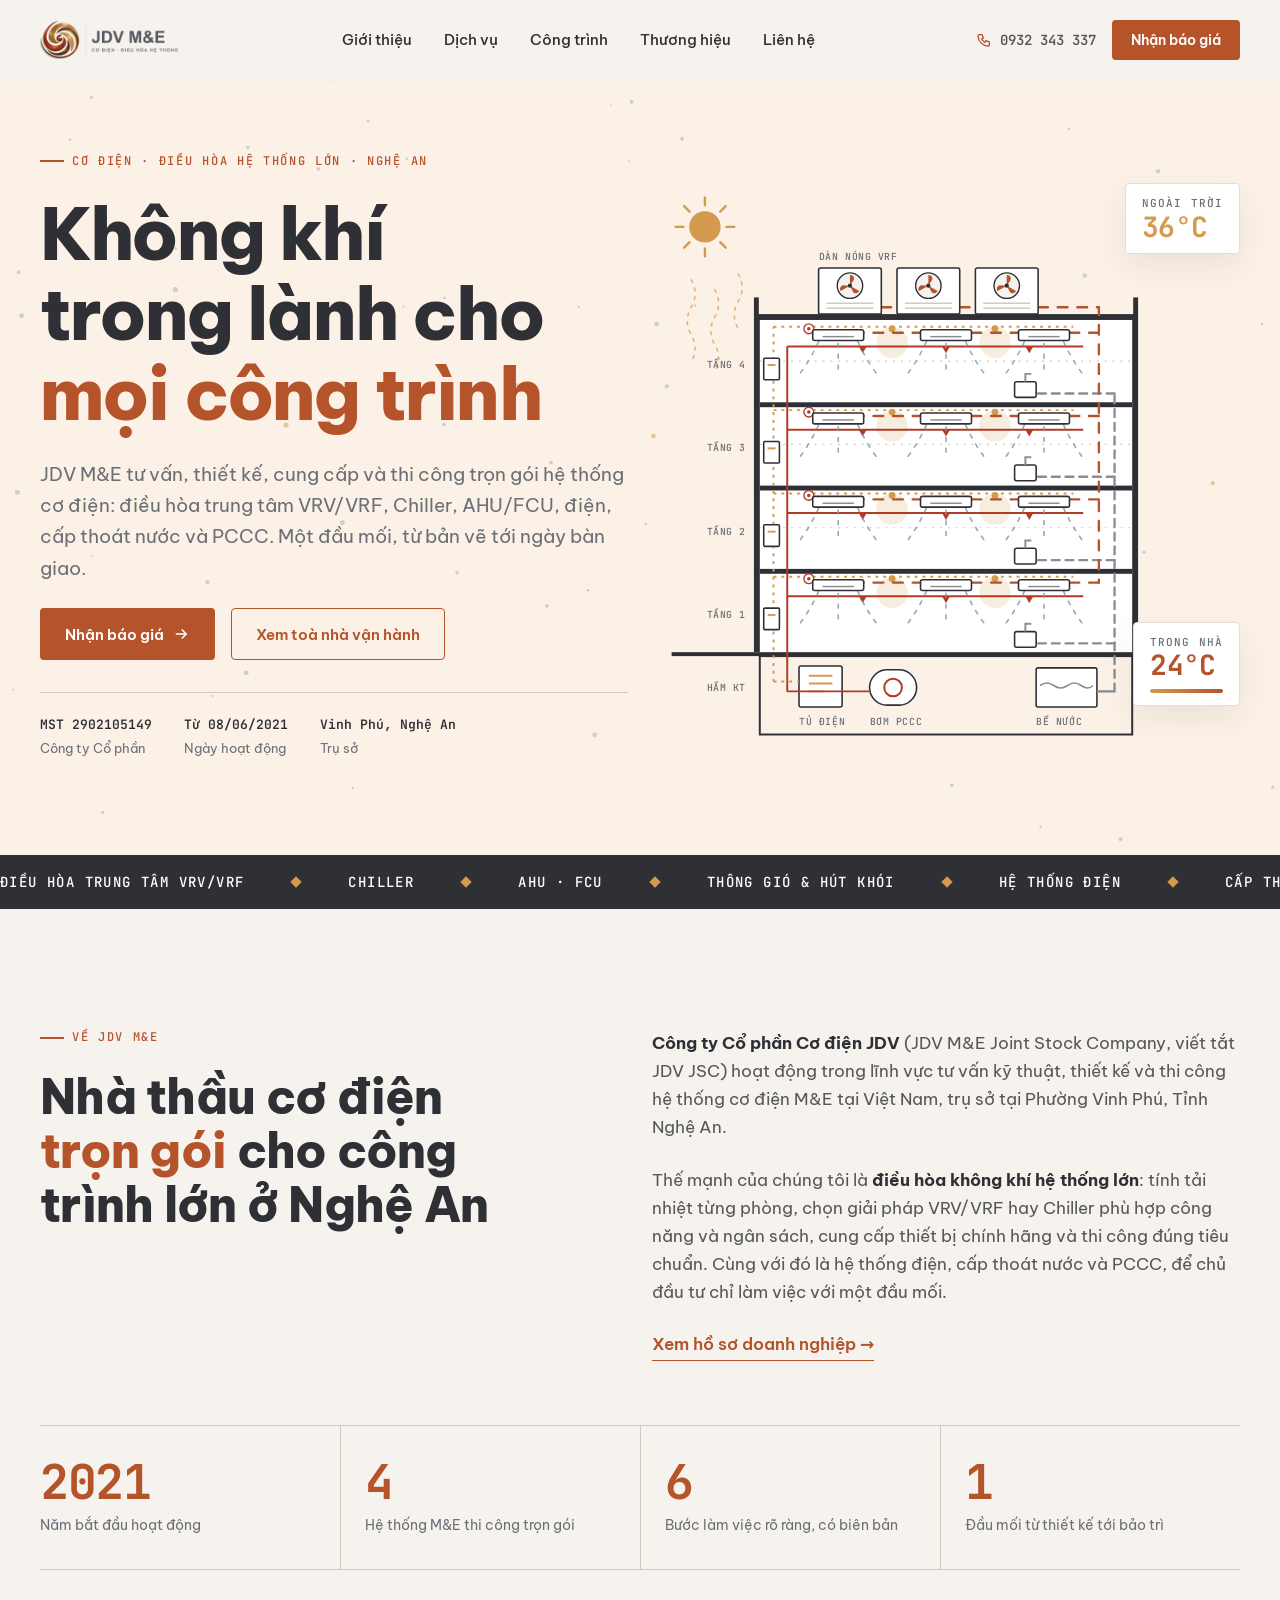
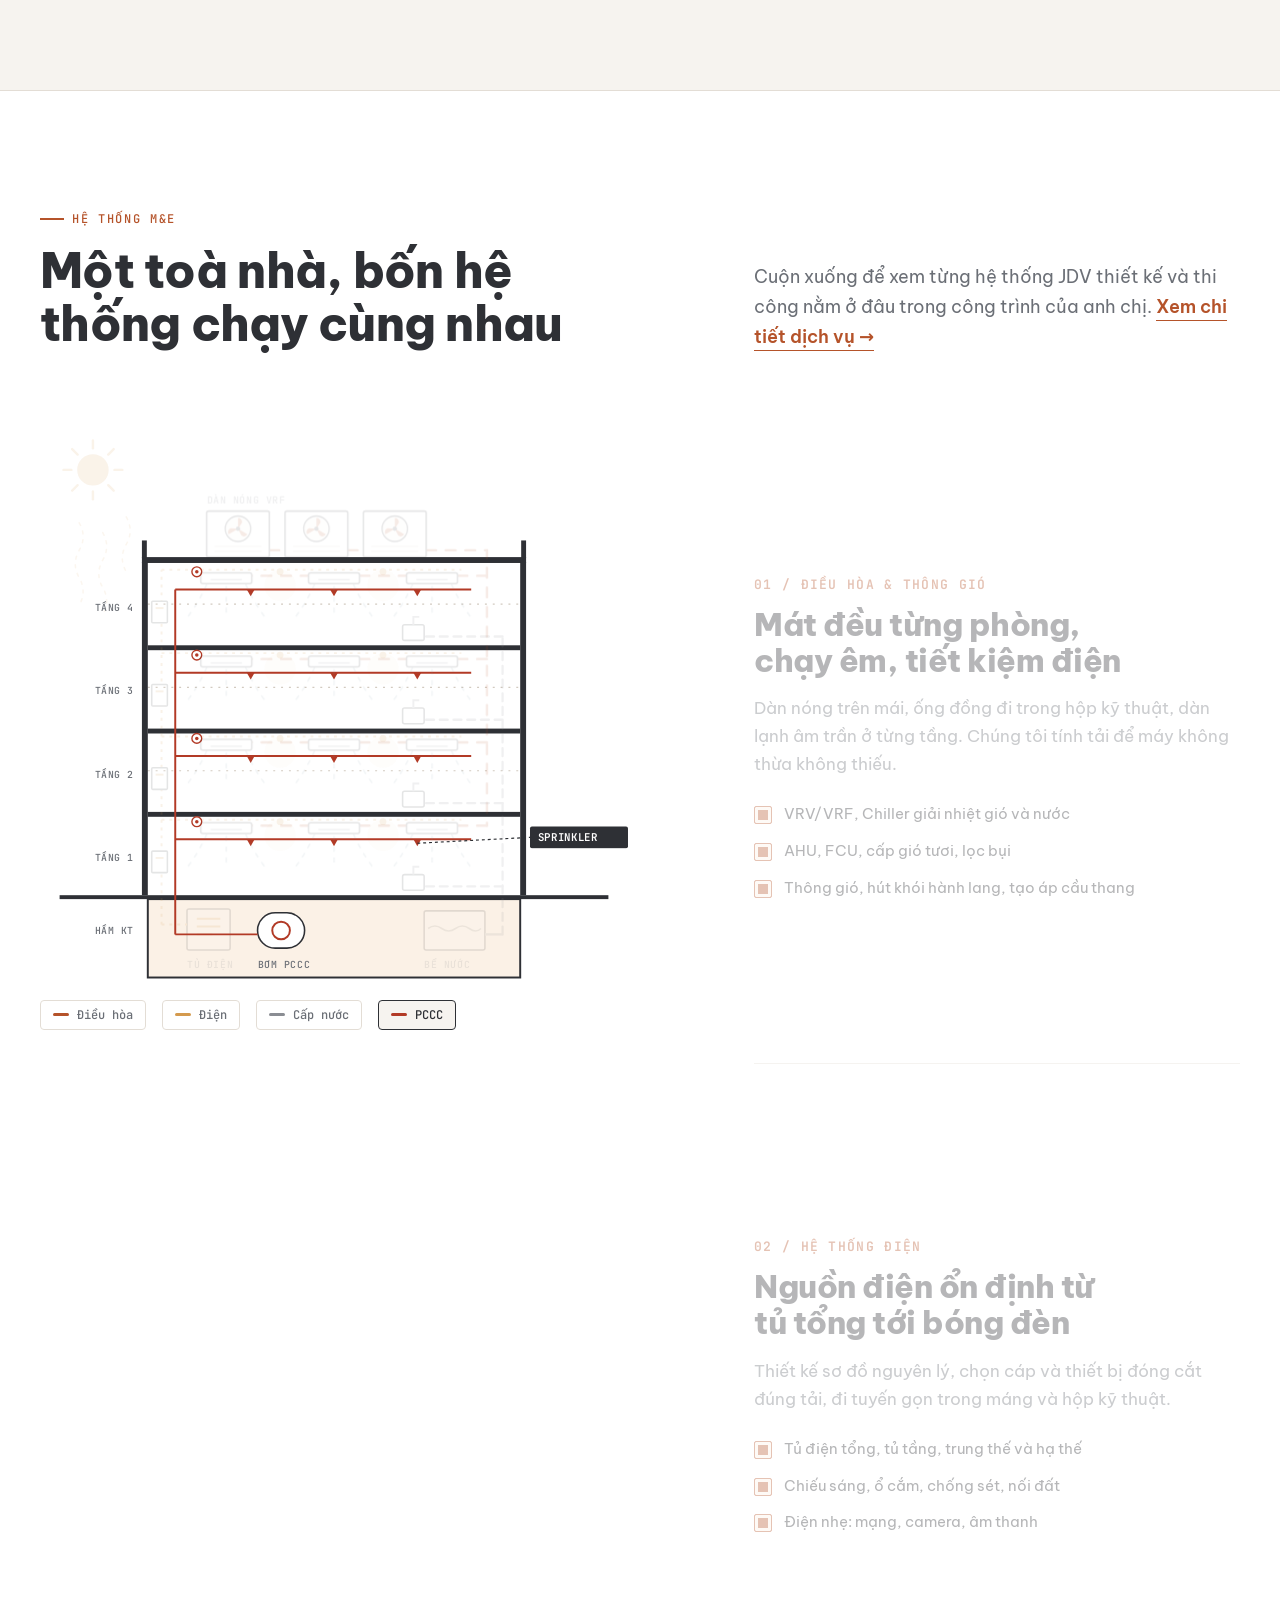
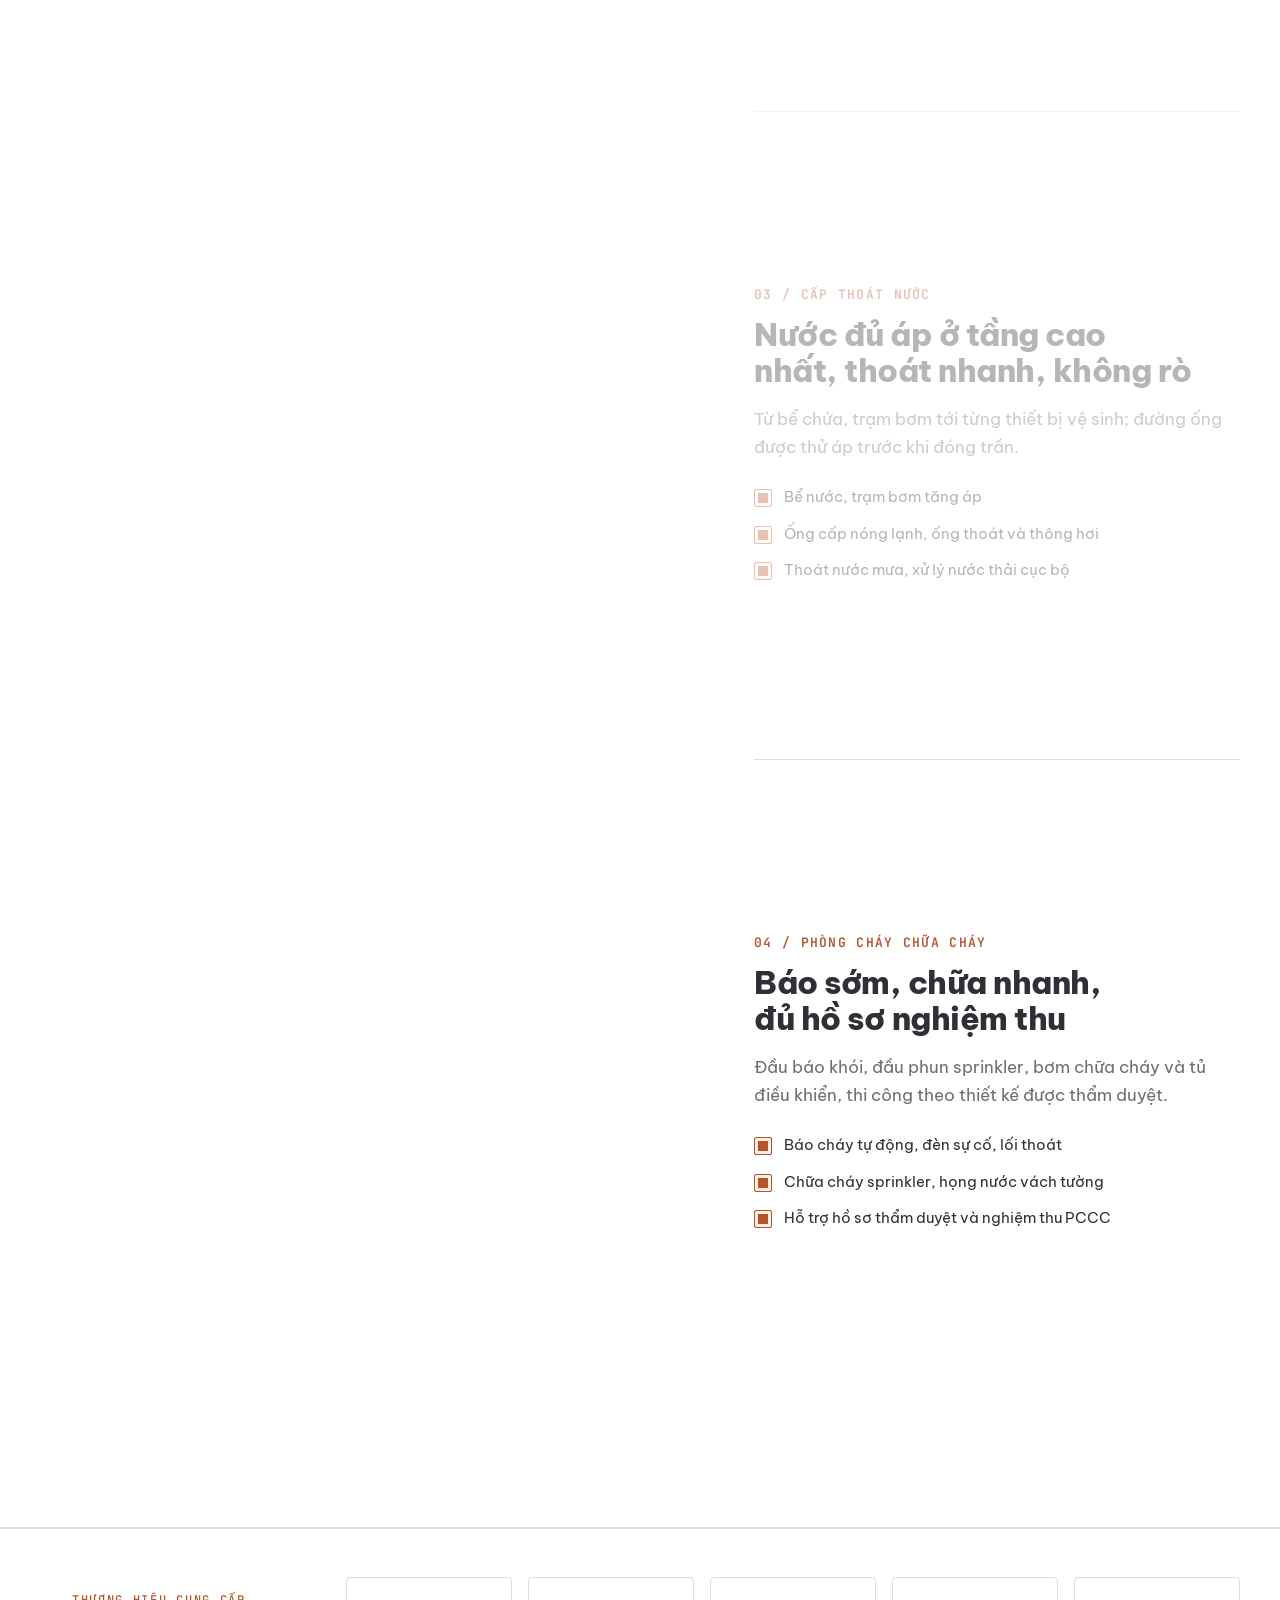
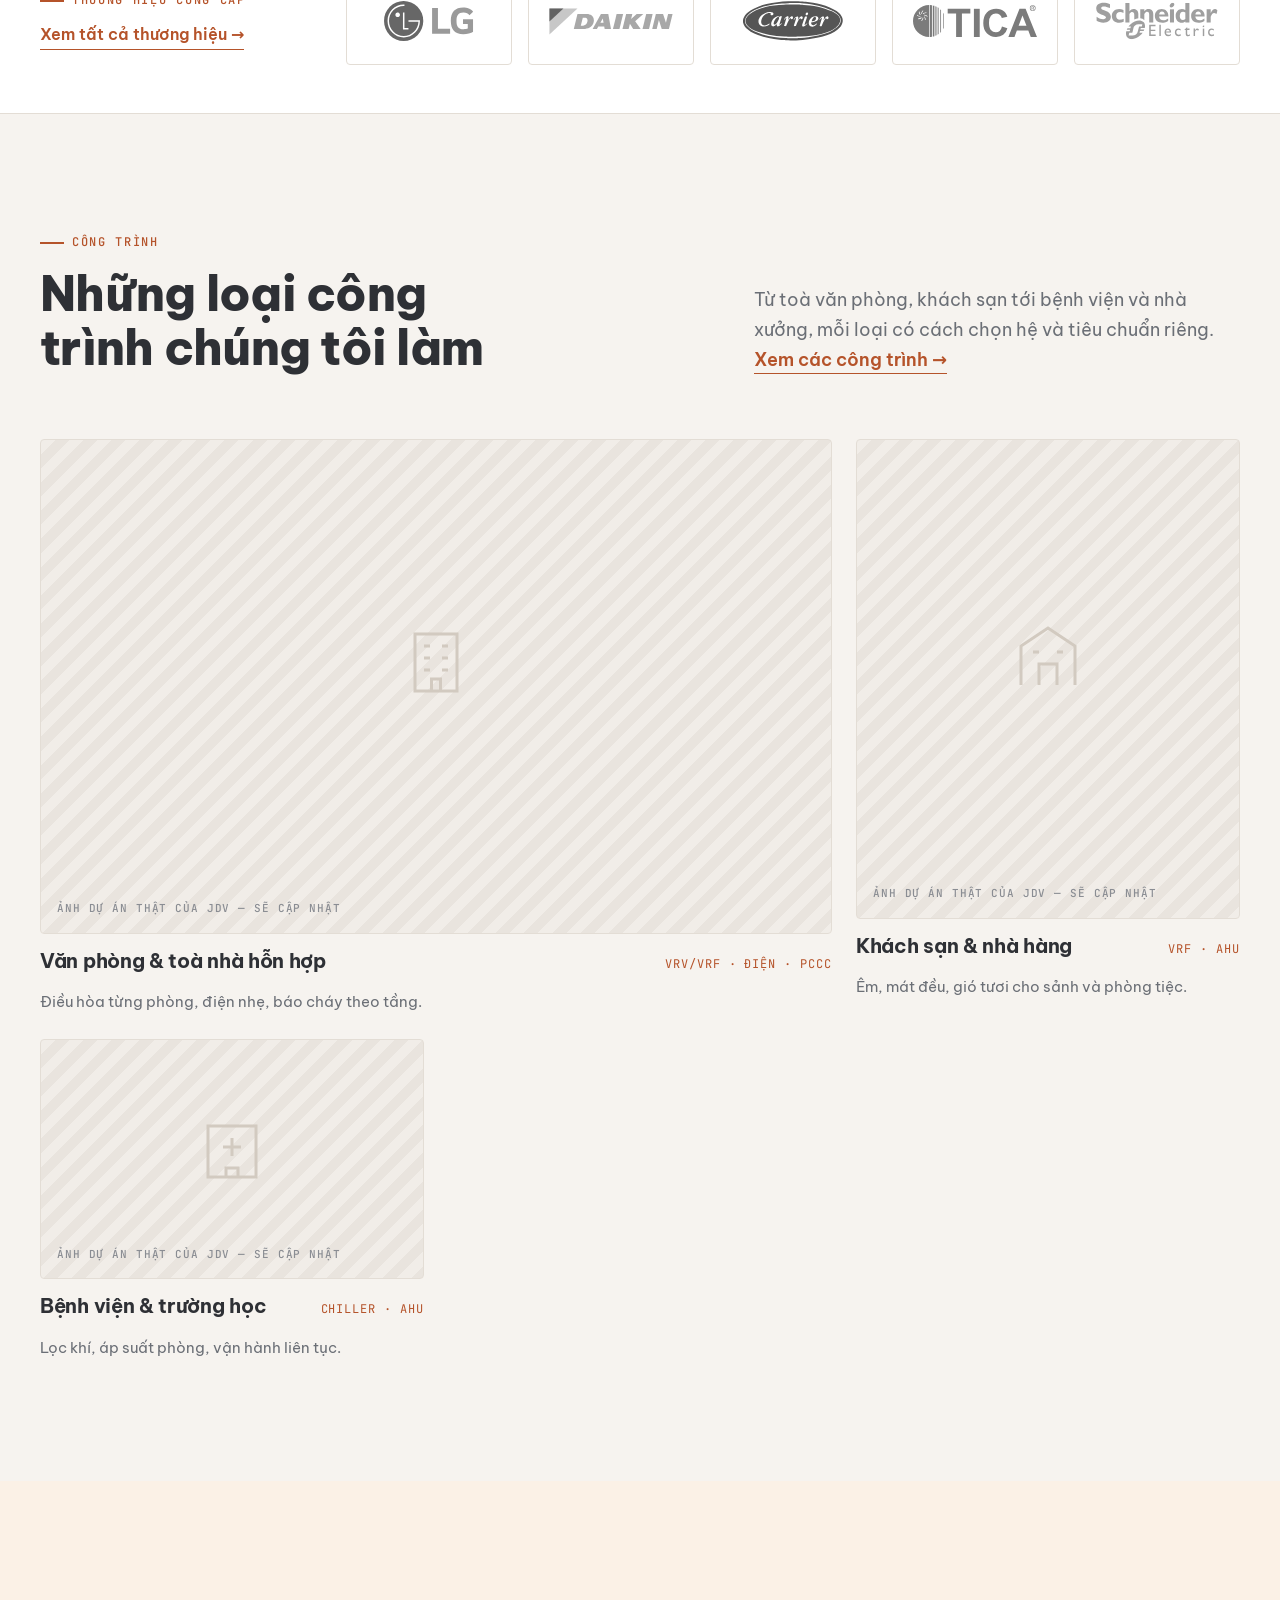
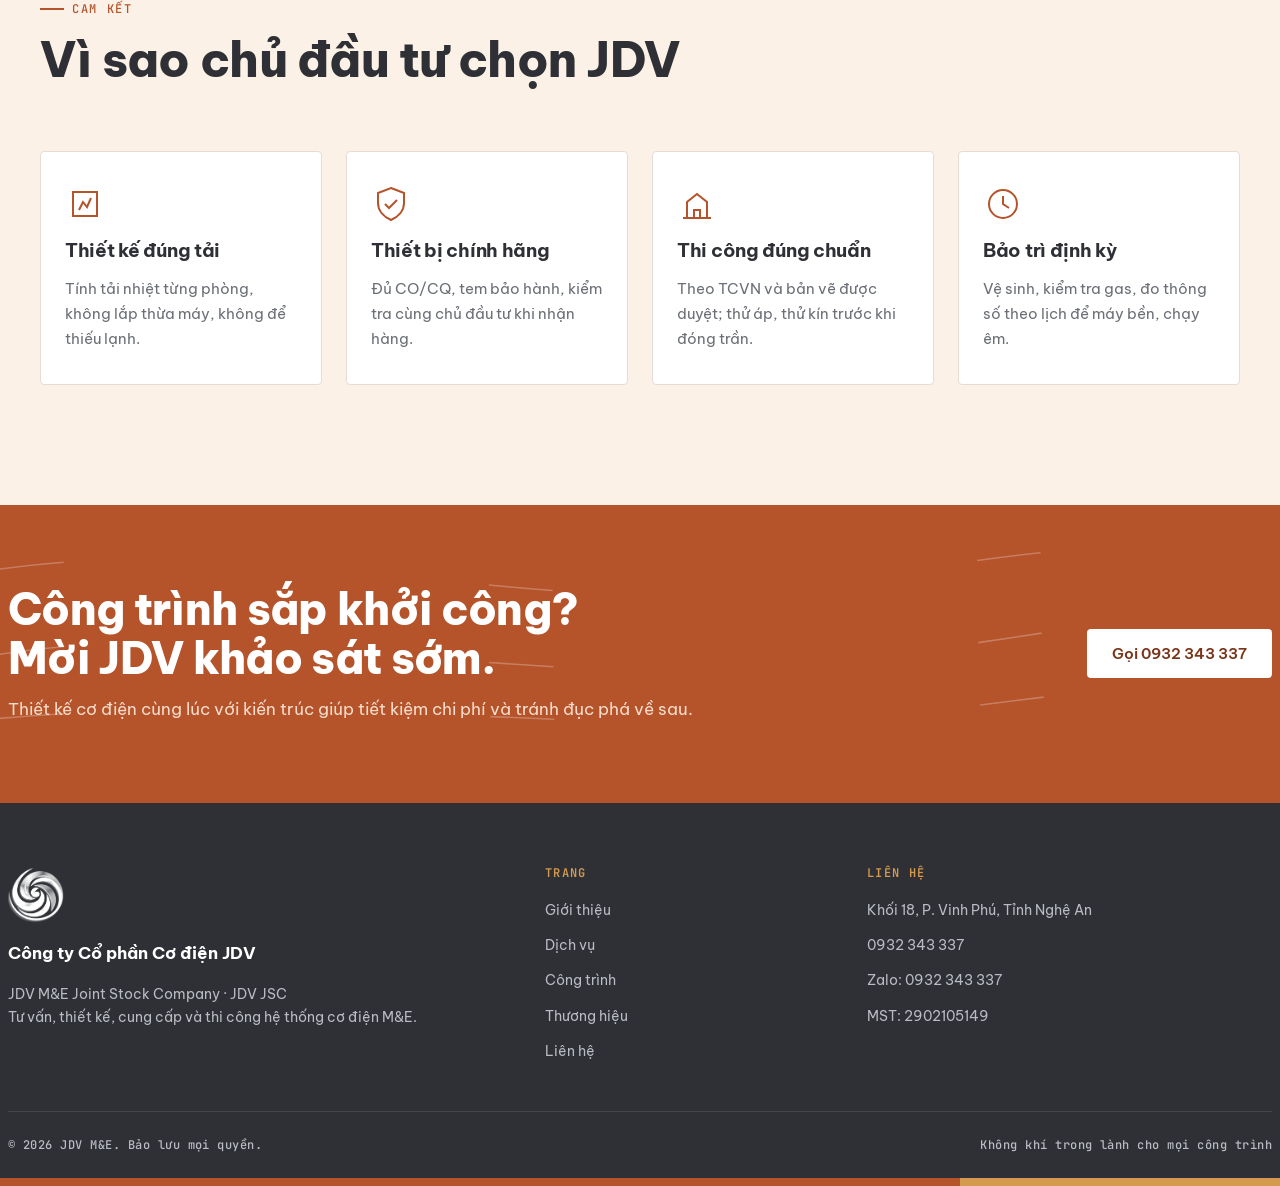
<file: index.html>
<!doctype html>
<html lang="vi">
<head>
<meta charset="utf-8">
<meta name="viewport" content="width=device-width,initial-scale=1">
<title>JDV M&amp;E — Cơ điện &amp; điều hòa trung tâm tại Nghệ An</title>
<meta name="description" content="Công ty Cổ phần Cơ điện JDV (JDV M&amp;E): tư vấn, thiết kế, cung cấp và thi công hệ thống cơ điện M&amp;E, điều hòa trung tâm VRV/VRF, Chiller, AHU/FCU, điện, cấp thoát nước, PCCC tại Nghệ An.">
<meta name="robots" content="noindex, nofollow">
<meta name="theme-color" content="#B5532A">
<meta property="og:type" content="website">
<meta property="og:title" content="JDV M&amp;E — Cơ điện &amp; điều hòa trung tâm tại Nghệ An">
<meta property="og:description" content="Công ty Cổ phần Cơ điện JDV (JDV M&amp;E): tư vấn, thiết kế, cung cấp và thi công hệ thống cơ điện M&amp;E, điều hòa trung tâm VRV/VRF, Chiller, AHU/FCU, điện, cấp thoát nước, PCCC tại Nghệ An.">
<link rel="icon" type="image/png" href="assets/img/favicon.png">
<link rel="apple-touch-icon" href="assets/img/apple-touch-icon.png">
<link rel="preconnect" href="https://fonts.googleapis.com">
<link rel="preconnect" href="https://fonts.gstatic.com" crossorigin>
<link href="https://fonts.googleapis.com/css2?family=Be+Vietnam+Pro:wght@300;400;500;600;700;800&family=JetBrains+Mono:wght@500;600;700&display=swap" rel="stylesheet">
<link rel="stylesheet" href="assets/css/style.css">
<link rel="stylesheet" href="assets/css/pages.css">
<script type="application/ld+json">
{"@context":"https://schema.org","@type":"HVACBusiness","name":"Công ty Cổ phần Cơ điện JDV","alternateName":["JDV M&E Joint Stock Company","JDV JSC","JDV M&E"],"taxID":"2902105149","foundingDate":"2021-06-08","telephone":"+84932343337","address":{"@type":"PostalAddress","streetAddress":"Khối 18, Phường Vinh Phú","addressRegion":"Nghệ An","addressCountry":"VN"},"areaServed":"Nghệ An"}
</script>
</head>
<body>
<a class="skip" href="#main">Bỏ qua tới nội dung</a>

<header class="hdr" id="hdr">
  <div class="wrap hdr-in">
    <a class="logo" href="index.html" aria-label="JDV M&amp;E — Trang chủ"><img src="assets/img/logo-ngang.png" alt="JDV M&amp;E" width="141" height="40"></a>
    <nav class="nav" aria-label="Menu chính">
      <a class="nav-home" href="index.html" aria-current="page">Trang chủ</a>
      <a href="gioi-thieu.html">Giới thiệu</a>
      <a href="dich-vu.html">Dịch vụ</a>
      <a href="du-an.html">Công trình</a>
      <a href="thuong-hieu.html">Thương hiệu</a>
      <a href="lien-he.html">Liên hệ</a>
    </nav>
    <div class="hdr-r">
      <a class="hdr-tel" href="tel:0932343337"><svg viewBox="0 0 24 24" fill="none" stroke="currentColor" stroke-width="2"><path d="M5 4h4l2 5-2.5 1.5a11 11 0 0 0 5 5L15 13l5 2v4a2 2 0 0 1-2 2A16 16 0 0 1 3 6a2 2 0 0 1 2-2"/></svg>0932 343 337</a>
      <a class="btn btn-p" href="lien-he.html#bao-gia">Nhận báo giá</a>
      <button class="menu" type="button" aria-label="Mở menu" aria-expanded="false"><i></i><i></i><i></i></button>
    </div>
  </div>
  <div class="prog" id="prog"></div>
</header>

<main id="main">
<section class="hero" id="top">
  <canvas id="air" aria-hidden="true"></canvas>
  <div class="hero-arc" style="width:760px;height:760px;right:-260px;top:-300px" aria-hidden="true"></div>
  <div class="hero-arc" style="width:420px;height:420px;left:-180px;bottom:-240px;transform:rotate(180deg)" aria-hidden="true"></div>
  <div class="wrap hero-in">
    <div class="hero-txt">
      <div class="eyebrow fade-up">Cơ điện · Điều hòa hệ thống lớn · Nghệ An</div>
      <h1><span class="ln"><span>Không khí</span></span><span class="ln"><span>trong lành cho</span></span><span class="ln"><span><em>mọi công trình</em></span></span></h1>
      <p class="lead fade-up d1">JDV M&amp;E tư vấn, thiết kế, cung cấp và thi công trọn gói hệ thống cơ điện: điều hòa trung tâm VRV/VRF, Chiller, AHU/FCU, điện, cấp thoát nước và PCCC. Một đầu mối, từ bản vẽ tới ngày bàn giao.</p>
      <div class="btns fade-up d2">
        <a class="btn btn-p" href="lien-he.html#bao-gia">Nhận báo giá <svg viewBox="0 0 24 24" fill="none" stroke="currentColor" stroke-width="2"><path d="M5 12h14M13 6l6 6-6 6"/></svg></a>
        <a class="btn btn-o" href="#he-thong">Xem toà nhà vận hành</a>
      </div>
      <div class="hero-facts fade-up d3">
        <div><b>MST 2902105149</b><span>Công ty Cổ phần</span></div>
        <div><b>Từ 08/06/2021</b><span>Ngày hoạt động</span></div>
        <div><b>Vinh Phú, Nghệ An</b><span>Trụ sở</span></div>
      </div>
    </div>
    <div class="hero-vis fade-up d1">
      <div class="temp out"><small>Ngoài trời</small><strong>36°C</strong></div>
      <div data-building></div>
      <div class="temp in"><small>Trong nhà</small><strong id="tIn">36°C</strong><div class="bar"><i id="tBar"></i></div></div>
    </div>
  </div>
</section>

<div class="ticker" aria-hidden="true"><div class="ticker-t">
  <span>Điều hòa trung tâm VRV/VRF</span><span>Chiller</span><span>AHU · FCU</span><span>Thông gió &amp; hút khói</span><span>Hệ thống điện</span><span>Cấp thoát nước</span><span>Phòng cháy chữa cháy</span><span>Bảo trì định kỳ</span>
  <span>Điều hòa trung tâm VRV/VRF</span><span>Chiller</span><span>AHU · FCU</span><span>Thông gió &amp; hút khói</span><span>Hệ thống điện</span><span>Cấp thoát nước</span><span>Phòng cháy chữa cháy</span><span>Bảo trì định kỳ</span>
</div></div>

<section class="sec" id="gioi-thieu">
  <div class="wrap">
    <div class="about-g">
      <div class="about-l">
        <div class="eyebrow rv">Về JDV M&amp;E</div>
        <h2 class="h2 rv d1">Nhà thầu cơ điện <em>trọn gói</em> cho công trình lớn ở Nghệ An</h2>
      </div>
      <div class="about-r">
        <p class="rv"><strong>Công ty Cổ phần Cơ điện JDV</strong> (JDV M&amp;E Joint Stock Company, viết tắt JDV JSC) hoạt động trong lĩnh vực tư vấn kỹ thuật, thiết kế và thi công hệ thống cơ điện M&amp;E tại Việt Nam, trụ sở tại Phường Vinh Phú, Tỉnh Nghệ An.</p>
        <p class="rv d1">Thế mạnh của chúng tôi là <strong>điều hòa không khí hệ thống lớn</strong>: tính tải nhiệt từng phòng, chọn giải pháp VRV/VRF hay Chiller phù hợp công năng và ngân sách, cung cấp thiết bị chính hãng và thi công đúng tiêu chuẩn. Cùng với đó là hệ thống điện, cấp thoát nước và PCCC, để chủ đầu tư chỉ làm việc với một đầu mối.</p>
        <a class="tlink rv d2" href="gioi-thieu.html#ho-so" style="align-self:flex-start">Xem hồ sơ doanh nghiệp →</a>
      </div>
    </div>
    <div class="nums">
      <div class="num rv"><div class="num-v"><span data-count="2021" data-from="2000">2021</span></div><div class="num-l">Năm bắt đầu hoạt động</div></div>
      <div class="num rv d1"><div class="num-v"><span data-count="4">4</span></div><div class="num-l">Hệ thống M&amp;E thi công trọn gói</div></div>
      <div class="num rv d2"><div class="num-v"><span data-count="6">6</span></div><div class="num-l">Bước làm việc rõ ràng, có biên bản</div></div>
      <div class="num rv d3"><div class="num-v"><span data-count="1">1</span></div><div class="num-l">Đầu mối từ thiết kế tới bảo trì</div></div>
    </div>
  </div>
</section>

<section class="sec sys" id="he-thong">
  <div class="wrap">
    <div class="sec-head">
      <div><div class="eyebrow rv">Hệ thống M&amp;E</div><h2 class="h2 rv d1">Một toà nhà, bốn hệ thống chạy cùng nhau</h2></div>
      <p class="lead rv d2">Cuộn xuống để xem từng hệ thống JDV thiết kế và thi công nằm ở đâu trong công trình của anh chị. <a class="tlink" href="dich-vu.html">Xem chi tiết dịch vụ →</a></p>
    </div>
    <div class="sys-g">
      <div class="sys-vis">
        <div data-building></div>
        <div class="sys-legend">
          <span data-sys="hvac"><i style="background:#B5532A"></i>Điều hòa</span>
          <span data-sys="elec"><i style="background:#D49A4E"></i>Điện</span>
          <span data-sys="water"><i style="background:#8A8D93"></i>Cấp nước</span>
          <span data-sys="fire"><i style="background:#B23A26"></i>PCCC</span>
        </div>
      </div>
      <div class="sys-list">
        <article class="sx" data-sys="hvac">
          <div class="sx-n">01 / ĐIỀU HÒA &amp; THÔNG GIÓ</div>
          <h3>Mát đều từng phòng, chạy êm, tiết kiệm điện</h3>
          <p>Dàn nóng trên mái, ống đồng đi trong hộp kỹ thuật, dàn lạnh âm trần ở từng tầng. Chúng tôi tính tải để máy không thừa không thiếu.</p>
          <ul class="checks"><li>VRV/VRF, Chiller giải nhiệt gió và nước</li><li>AHU, FCU, cấp gió tươi, lọc bụi</li><li>Thông gió, hút khói hành lang, tạo áp cầu thang</li></ul>
        </article>
        <article class="sx" data-sys="elec">
          <div class="sx-n">02 / HỆ THỐNG ĐIỆN</div>
          <h3>Nguồn điện ổn định từ tủ tổng tới bóng đèn</h3>
          <p>Thiết kế sơ đồ nguyên lý, chọn cáp và thiết bị đóng cắt đúng tải, đi tuyến gọn trong máng và hộp kỹ thuật.</p>
          <ul class="checks"><li>Tủ điện tổng, tủ tầng, trung thế và hạ thế</li><li>Chiếu sáng, ổ cắm, chống sét, nối đất</li><li>Điện nhẹ: mạng, camera, âm thanh</li></ul>
        </article>
        <article class="sx" data-sys="water">
          <div class="sx-n">03 / CẤP THOÁT NƯỚC</div>
          <h3>Nước đủ áp ở tầng cao nhất, thoát nhanh, không rò</h3>
          <p>Từ bể chứa, trạm bơm tới từng thiết bị vệ sinh; đường ống được thử áp trước khi đóng trần.</p>
          <ul class="checks"><li>Bể nước, trạm bơm tăng áp</li><li>Ống cấp nóng lạnh, ống thoát và thông hơi</li><li>Thoát nước mưa, xử lý nước thải cục bộ</li></ul>
        </article>
        <article class="sx" data-sys="fire">
          <div class="sx-n">04 / PHÒNG CHÁY CHỮA CHÁY</div>
          <h3>Báo sớm, chữa nhanh, đủ hồ sơ nghiệm thu</h3>
          <p>Đầu báo khói, đầu phun sprinkler, bơm chữa cháy và tủ điều khiển, thi công theo thiết kế được thẩm duyệt.</p>
          <ul class="checks"><li>Báo cháy tự động, đèn sự cố, lối thoát</li><li>Chữa cháy sprinkler, họng nước vách tường</li><li>Hỗ trợ hồ sơ thẩm duyệt và nghiệm thu PCCC</li></ul>
        </article>
      </div>
    </div>
  </div>
</section>

<section class="logos">
  <div class="wrap logos-in">
    <div class="logos-t"><div class="eyebrow">Thương hiệu cung cấp</div><a class="tlink" href="thuong-hieu.html">Xem tất cả thương hiệu →</a></div>
    <div class="logos-r"><a class="lg-i" href="thuong-hieu.html#lg" title="LG"><img src="assets/img/logo-lg.svg" alt="LG" loading="lazy"></a><a class="lg-i" href="thuong-hieu.html#daikin" title="Daikin"><img src="assets/img/logo-daikin.svg" alt="Daikin" loading="lazy"></a><a class="lg-i" href="thuong-hieu.html#carrier" title="Carrier"><img src="assets/img/logo-carrier.svg" alt="Carrier" loading="lazy"></a><a class="lg-i" href="thuong-hieu.html#tica" title="TICA"><img src="assets/img/logo-tica.svg" alt="TICA" loading="lazy"></a><a class="lg-i" href="thuong-hieu.html#schneider" title="Schneider Electric"><img src="assets/img/logo-schneider.svg" alt="Schneider Electric" loading="lazy"></a></div>
  </div>
</section>

<section class="sec" id="cong-trinh">
  <div class="wrap">
    <div class="sec-head">
      <div><div class="eyebrow rv">Công trình</div><h2 class="h2 rv d1">Những loại công trình chúng tôi làm</h2></div>
      <p class="lead rv d2">Từ toà văn phòng, khách sạn tới bệnh viện và nhà xưởng, mỗi loại có cách chọn hệ và tiêu chuẩn riêng. <a class="tlink" href="du-an.html">Xem các công trình →</a></p>
    </div>
    <div class="works">
      <a class="work big rv" href="lien-he.html#bao-gia"><div class="ph" data-ph="Ảnh dự án thật của JDV — sẽ cập nhật"><svg class="ico" viewBox="0 0 48 48" fill="none" stroke="currentColor" stroke-width="2"><rect x="10" y="6" width="28" height="38"/><path d="M16 14h4M28 14h4M16 22h4M28 22h4M16 30h4M28 30h4M21 44v-8h6v8"/></svg></div><div class="work-m"><h3>Văn phòng &amp; toà nhà hỗn hợp</h3><span class="mono">VRV/VRF · ĐIỆN · PCCC</span></div><p>Điều hòa từng phòng, điện nhẹ, báo cháy theo tầng.</p></a>
      <a class="work tall rv d1" href="lien-he.html#bao-gia"><div class="ph" data-ph="Ảnh dự án thật của JDV — sẽ cập nhật"><svg class="ico" viewBox="0 0 48 48" fill="none" stroke="currentColor" stroke-width="2"><path d="M6 44V18l18-12 18 12v26M18 44V30h12v14M14 22h4M30 22h4"/></svg></div><div class="work-m"><h3>Khách sạn &amp; nhà hàng</h3><span class="mono">VRF · AHU</span></div><p>Êm, mát đều, gió tươi cho sảnh và phòng tiệc.</p></a>
      <a class="work rv" href="lien-he.html#bao-gia"><div class="ph" data-ph="Ảnh dự án thật của JDV — sẽ cập nhật"><svg class="ico" viewBox="0 0 48 48" fill="none" stroke="currentColor" stroke-width="2"><rect x="8" y="10" width="32" height="34"/><path d="M24 18v12M18 24h12M20 44v-6h8v6"/></svg></div><div class="work-m"><h3>Bệnh viện &amp; trường học</h3><span class="mono">CHILLER · AHU</span></div><p>Lọc khí, áp suất phòng, vận hành liên tục.</p></a>
    </div>
  </div>
</section>
<section class="sec why">
  <div class="wrap">
    <div class="sec-head">
      <div><div class="eyebrow rv">Cam kết</div><h2 class="h2 rv d1">Vì sao chủ đầu tư chọn JDV</h2></div>
    </div>
    <div class="why-g">
      <div class="wcard rv"><svg viewBox="0 0 40 40" fill="none" stroke="currentColor" stroke-width="2"><path d="M8 32V8h24v24zM14 26l4-8 4 5 4-9"/></svg><h3>Thiết kế đúng tải</h3><p>Tính tải nhiệt từng phòng, không lắp thừa máy, không để thiếu lạnh.</p></div>
      <div class="wcard rv d1"><svg viewBox="0 0 40 40" fill="none" stroke="currentColor" stroke-width="2"><path d="M20 4l13 5v10c0 8-6 14-13 17C13 33 7 27 7 19V9z"/><path d="M14 20l4 4 8-8"/></svg><h3>Thiết bị chính hãng</h3><p>Đủ CO/CQ, tem bảo hành, kiểm tra cùng chủ đầu tư khi nhận hàng.</p></div>
      <div class="wcard rv d2"><svg viewBox="0 0 40 40" fill="none" stroke="currentColor" stroke-width="2"><path d="M6 34h28M10 34V18l10-8 10 8v16M17 34v-8h6v8"/></svg><h3>Thi công đúng chuẩn</h3><p>Theo TCVN và bản vẽ được duyệt; thử áp, thử kín trước khi đóng trần.</p></div>
      <div class="wcard rv d3"><svg viewBox="0 0 40 40" fill="none" stroke="currentColor" stroke-width="2"><circle cx="20" cy="20" r="14"/><path d="M20 12v8l6 4"/></svg><h3>Bảo trì định kỳ</h3><p>Vệ sinh, kiểm tra gas, đo thông số theo lịch để máy bền, chạy êm.</p></div>
    </div>
  </div>
</section>

<section class="cta">
  <svg class="wind" viewBox="0 0 1200 240" preserveAspectRatio="none" aria-hidden="true"><path d="M0 60 C300 20 500 120 800 70 S1100 40 1200 80"/><path d="M0 140 C250 100 550 190 850 140 S1100 110 1200 150"/><path d="M0 200 C350 170 600 230 900 190 S1120 180 1200 210"/></svg>
  <div class="wrap cta-in">
    <div><h2>Công trình sắp khởi công? Mời JDV khảo sát sớm.</h2><p>Thiết kế cơ điện cùng lúc với kiến trúc giúp tiết kiệm chi phí và tránh đục phá về sau.</p></div>
    <a class="btn btn-w" href="tel:0932343337">Gọi 0932 343 337</a>
    
  </div>
</section>
</main>

<footer class="ftr">
  <div class="wrap ftr-g">
    <div class="ftr-b"><img src="assets/img/mark-mono-white.png" alt="" width="56" height="56"><b>Công ty Cổ phần Cơ điện JDV</b><p>JDV M&amp;E Joint Stock Company · JDV JSC<br>Tư vấn, thiết kế, cung cấp và thi công hệ thống cơ điện M&amp;E.</p></div>
    <div class="ftr-c"><h4>Trang</h4><a href="gioi-thieu.html">Giới thiệu</a><a href="dich-vu.html">Dịch vụ</a><a href="du-an.html">Công trình</a><a href="thuong-hieu.html">Thương hiệu</a><a href="lien-he.html">Liên hệ</a></div>
    <div class="ftr-c"><h4>Liên hệ</h4><span>Khối 18, P. Vinh Phú, Tỉnh Nghệ An</span><a href="tel:0932343337">0932 343 337</a><a href="https://zalo.me/0932343337" target="_blank" rel="noopener">Zalo: 0932 343 337</a><span>MST: 2902105149</span></div>
  </div>
  <div class="wrap ftr-bt"><span>© <span id="yr">2026</span> JDV M&amp;E. Bảo lưu mọi quyền.</span><span>Không khí trong lành cho mọi công trình</span></div>
  <div class="band"><i></i><b></b></div>
</footer>

<div class="fab"><a class="z" href="https://zalo.me/0932343337" target="_blank" rel="noopener" aria-label="Nhắn Zalo"><svg viewBox="0 0 24 24" fill="none" stroke="currentColor" stroke-width="2"><path d="M4 5h16v11H9l-5 4z"/></svg></a><a href="tel:0932343337" aria-label="Gọi 0932 343 337"><svg viewBox="0 0 24 24" fill="none" stroke="currentColor" stroke-width="2"><path d="M5 4h4l2 5-2.5 1.5a11 11 0 0 0 5 5L15 13l5 2v4a2 2 0 0 1-2 2A16 16 0 0 1 3 6a2 2 0 0 1 2-2"/></svg></a></div>

<script src="assets/js/building.js"></script>
<script src="assets/js/main.js"></script>
</body>
</html>
</file>
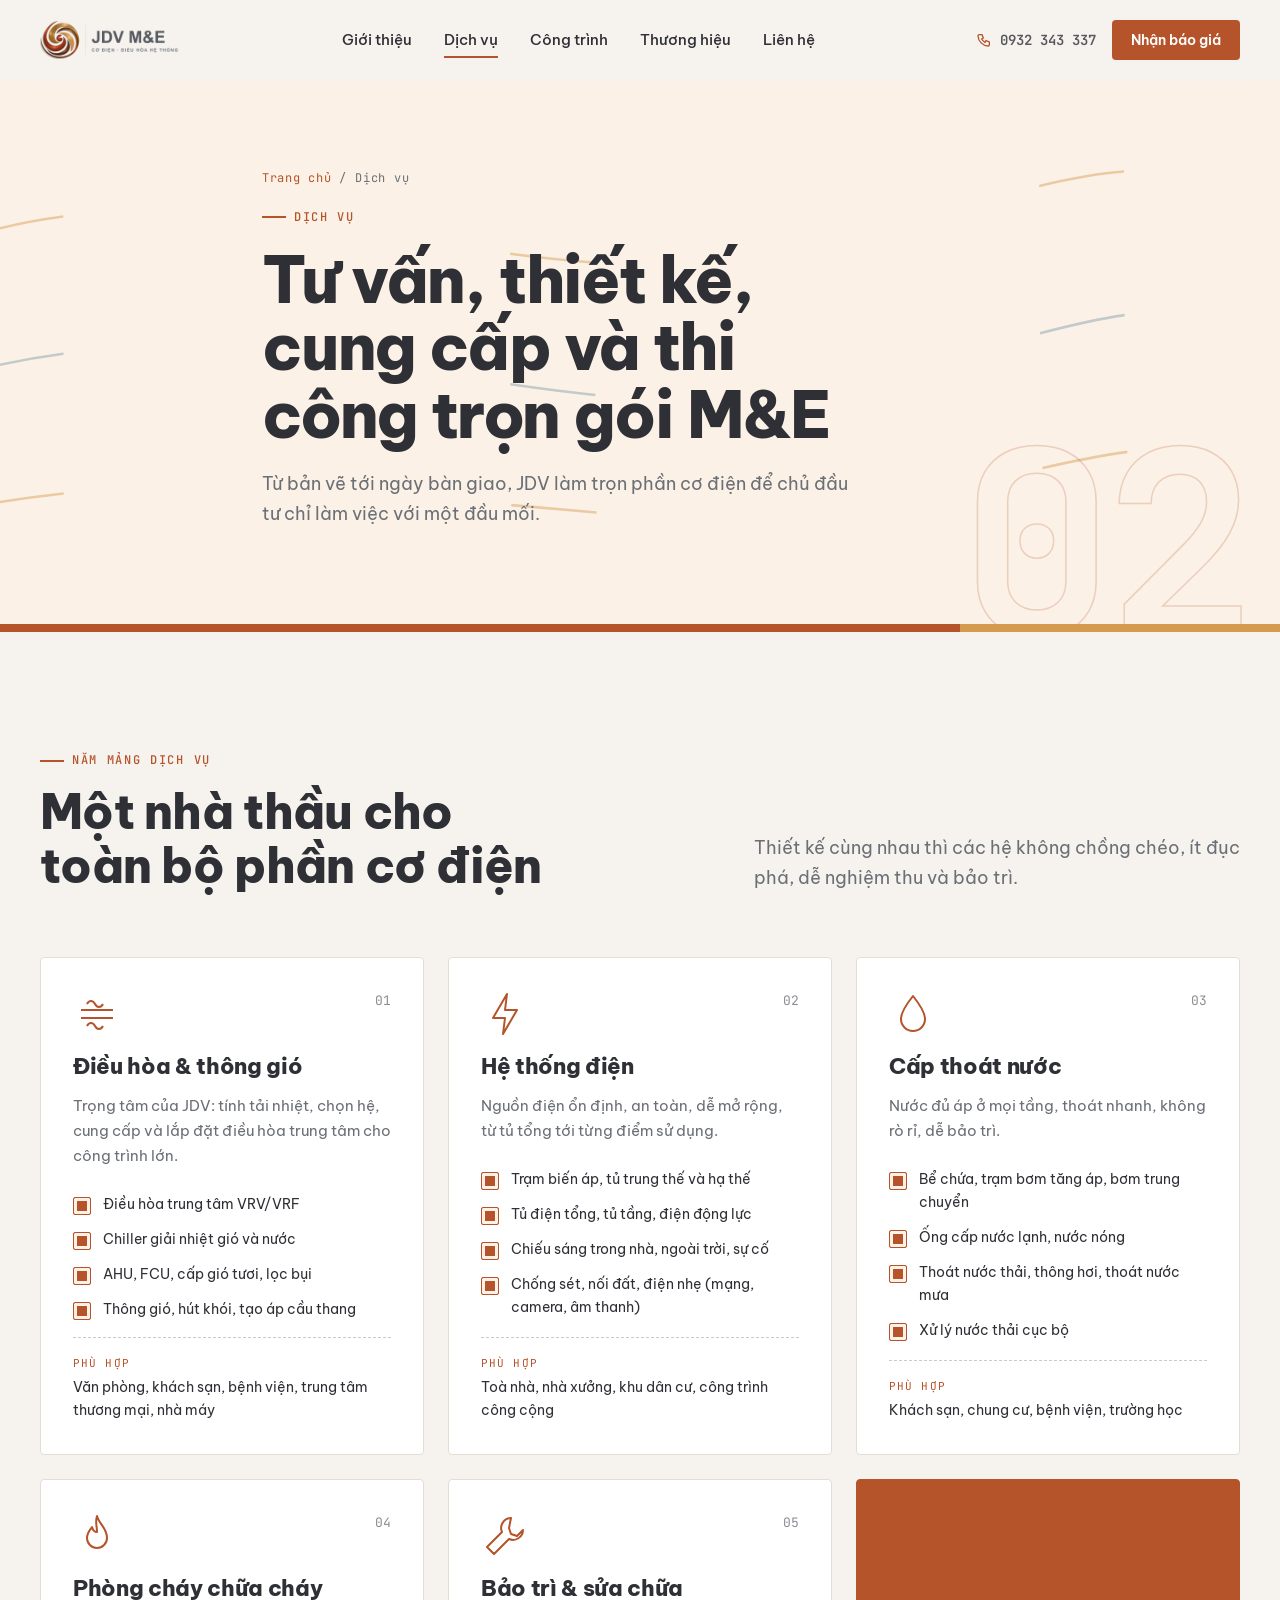
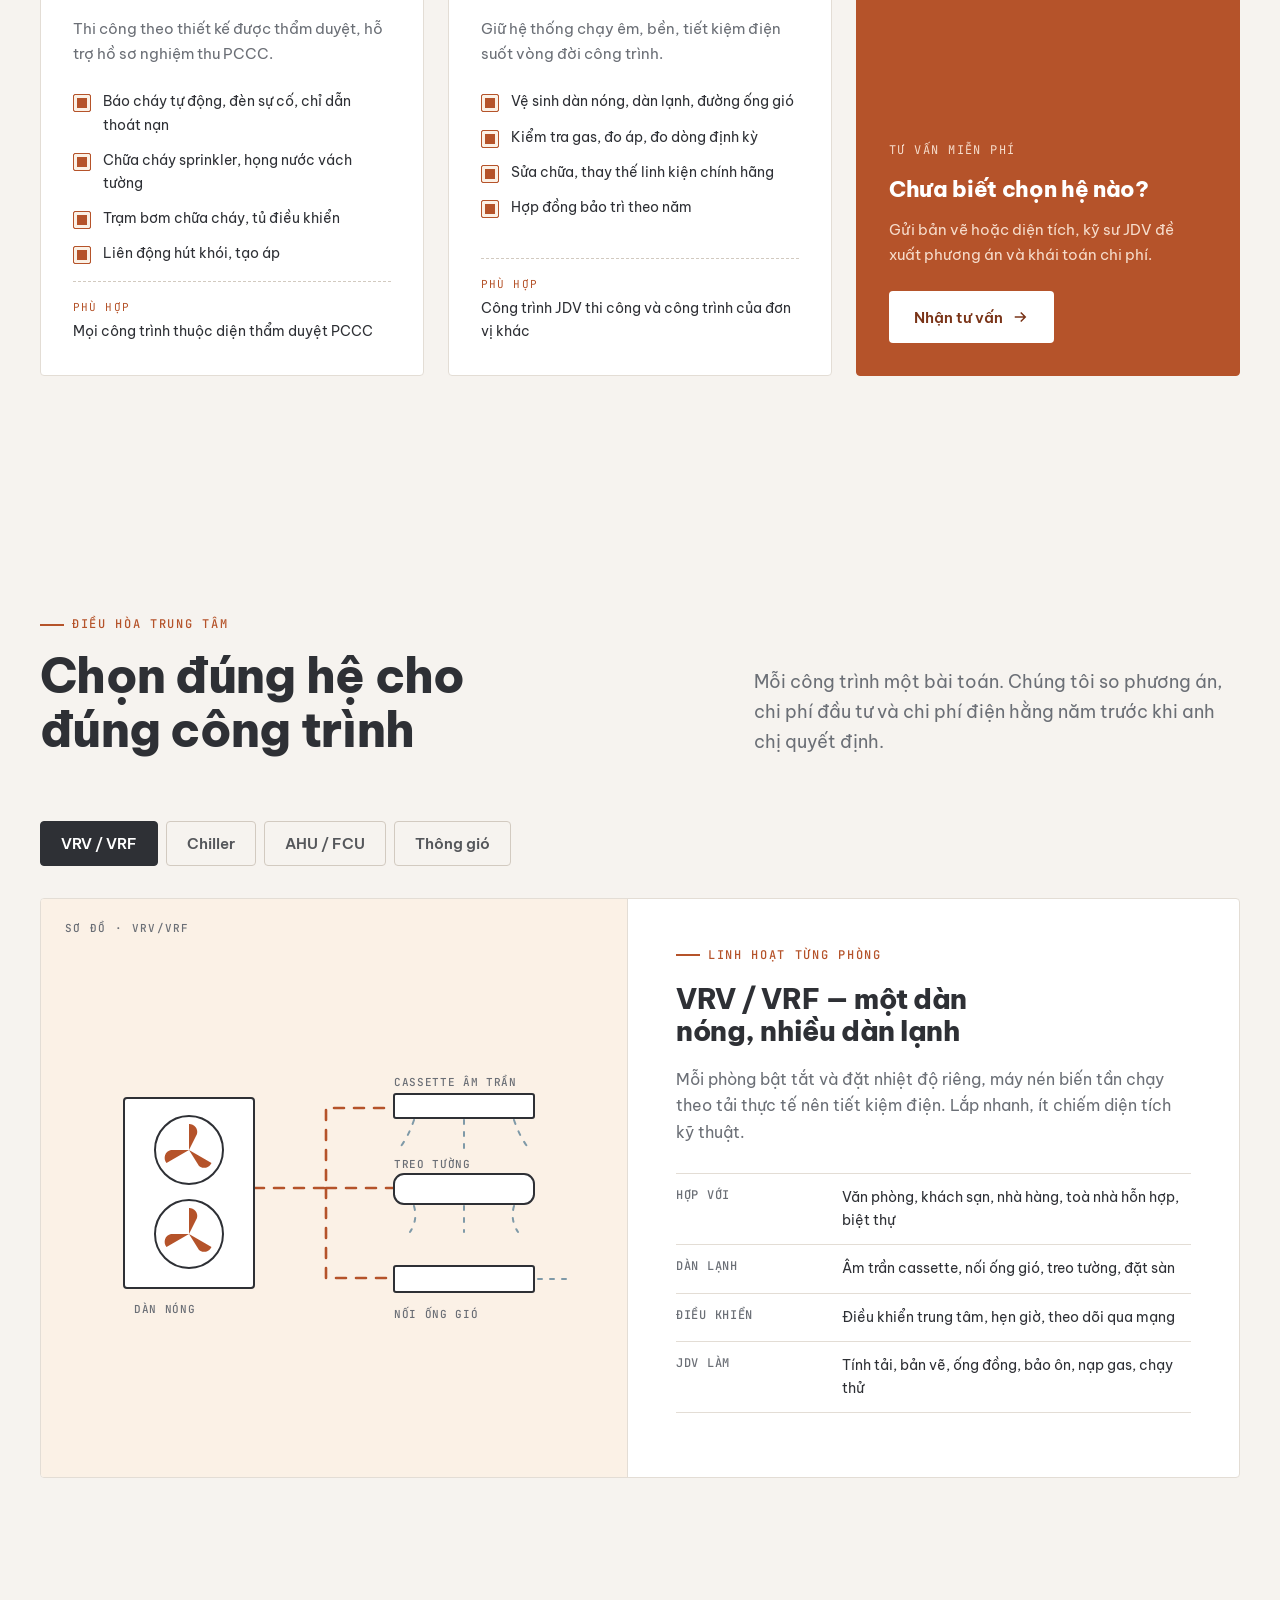
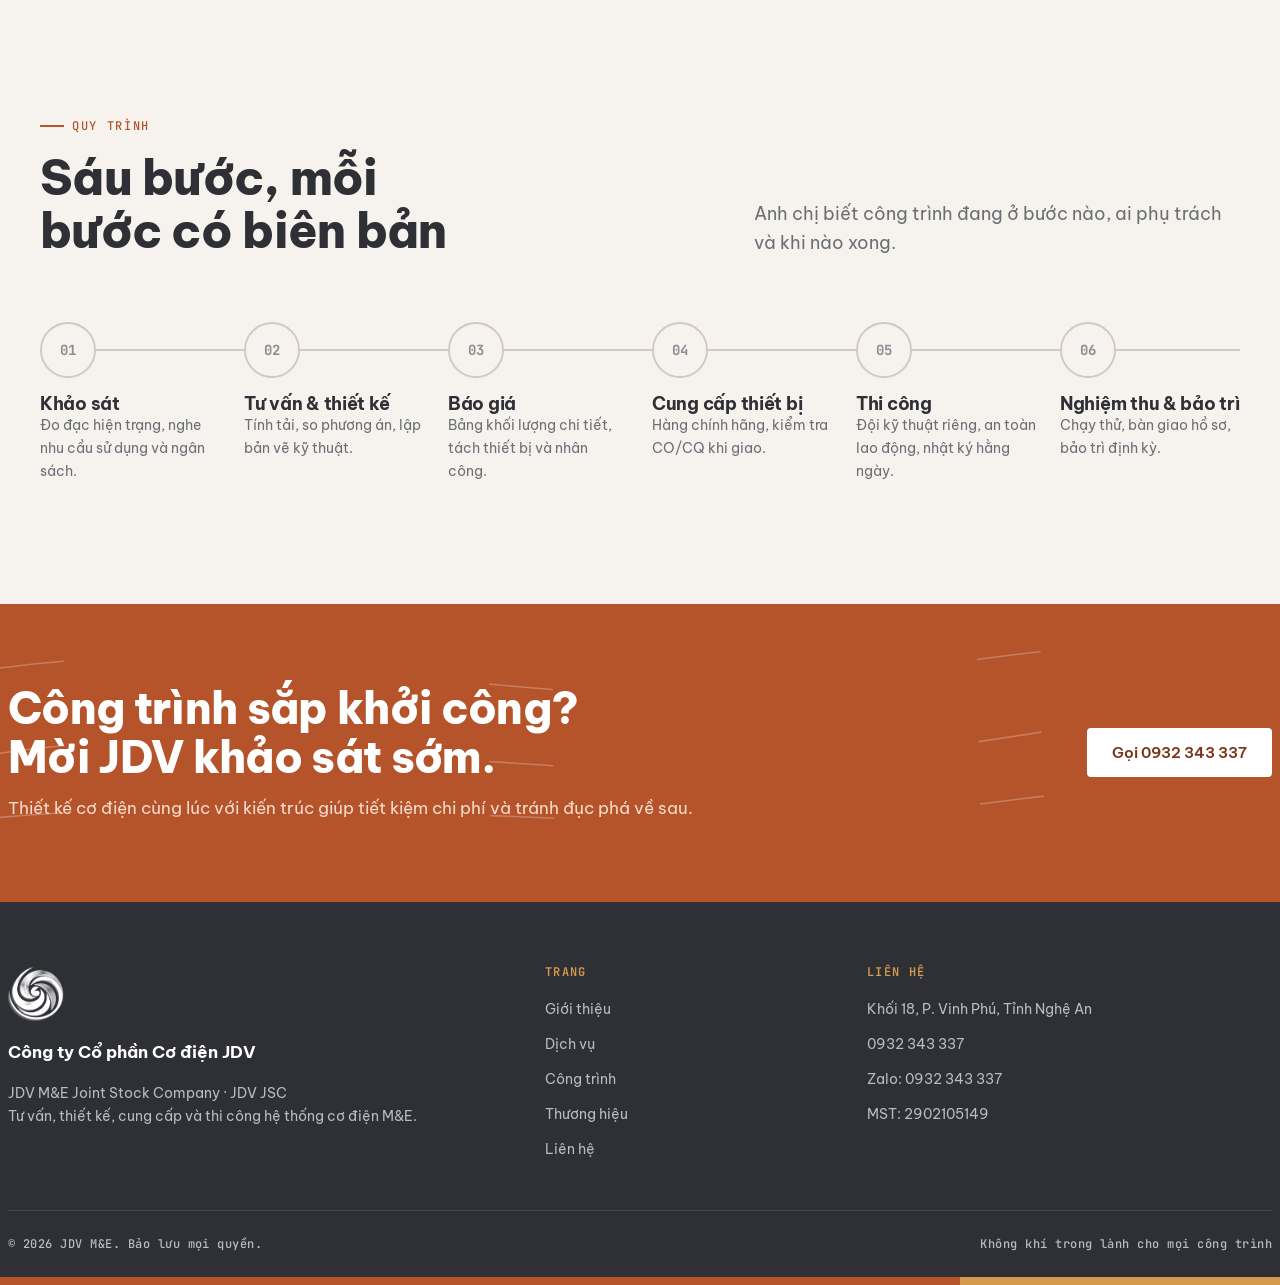
<file: dich-vu.html>
<!doctype html>
<html lang="vi">
<head>
<meta charset="utf-8">
<meta name="viewport" content="width=device-width,initial-scale=1">
<title>Dịch vụ cơ điện M&amp;E — JDV M&amp;E</title>
<meta name="description" content="Điều hòa trung tâm VRV/VRF, Chiller, AHU/FCU, thông gió, hệ thống điện, cấp thoát nước, PCCC và bảo trì — JDV M&amp;E, Nghệ An.">
<meta name="robots" content="noindex, nofollow">
<meta name="theme-color" content="#B5532A">
<meta property="og:type" content="website">
<meta property="og:title" content="Dịch vụ cơ điện M&amp;E — JDV M&amp;E">
<meta property="og:description" content="Điều hòa trung tâm VRV/VRF, Chiller, AHU/FCU, thông gió, hệ thống điện, cấp thoát nước, PCCC và bảo trì — JDV M&amp;E, Nghệ An.">
<link rel="icon" type="image/png" href="assets/img/favicon.png">
<link rel="apple-touch-icon" href="assets/img/apple-touch-icon.png">
<link rel="preconnect" href="https://fonts.googleapis.com">
<link rel="preconnect" href="https://fonts.gstatic.com" crossorigin>
<link href="https://fonts.googleapis.com/css2?family=Be+Vietnam+Pro:wght@300;400;500;600;700;800&family=JetBrains+Mono:wght@500;600;700&display=swap" rel="stylesheet">
<link rel="stylesheet" href="assets/css/style.css">
<link rel="stylesheet" href="assets/css/pages.css">
<script type="application/ld+json">
{"@context":"https://schema.org","@type":"HVACBusiness","name":"Công ty Cổ phần Cơ điện JDV","alternateName":["JDV M&E Joint Stock Company","JDV JSC","JDV M&E"],"taxID":"2902105149","foundingDate":"2021-06-08","telephone":"+84932343337","address":{"@type":"PostalAddress","streetAddress":"Khối 18, Phường Vinh Phú","addressRegion":"Nghệ An","addressCountry":"VN"},"areaServed":"Nghệ An"}
</script>
</head>
<body>
<a class="skip" href="#main">Bỏ qua tới nội dung</a>

<header class="hdr" id="hdr">
  <div class="wrap hdr-in">
    <a class="logo" href="index.html" aria-label="JDV M&amp;E — Trang chủ"><img src="assets/img/logo-ngang.png" alt="JDV M&amp;E" width="141" height="40"></a>
    <nav class="nav" aria-label="Menu chính">
      <a class="nav-home" href="index.html">Trang chủ</a>
      <a href="gioi-thieu.html">Giới thiệu</a>
      <a href="dich-vu.html" class="on" aria-current="page">Dịch vụ</a>
      <a href="du-an.html">Công trình</a>
      <a href="thuong-hieu.html">Thương hiệu</a>
      <a href="lien-he.html">Liên hệ</a>
    </nav>
    <div class="hdr-r">
      <a class="hdr-tel" href="tel:0932343337"><svg viewBox="0 0 24 24" fill="none" stroke="currentColor" stroke-width="2"><path d="M5 4h4l2 5-2.5 1.5a11 11 0 0 0 5 5L15 13l5 2v4a2 2 0 0 1-2 2A16 16 0 0 1 3 6a2 2 0 0 1 2-2"/></svg>0932 343 337</a>
      <a class="btn btn-p" href="lien-he.html#bao-gia">Nhận báo giá</a>
      <button class="menu" type="button" aria-label="Mở menu" aria-expanded="false"><i></i><i></i><i></i></button>
    </div>
  </div>
  <div class="prog" id="prog"></div>
</header>

<main id="main">
<section class="phero">
  <svg class="phero-wind" viewBox="0 0 1200 320" preserveAspectRatio="none" aria-hidden="true"><path d="M-20 90 C260 40 520 150 820 90 S1100 50 1220 100"/><path d="M-20 170 C300 120 560 230 860 170 S1120 140 1220 180"/><path d="M-20 250 C340 210 600 290 900 240 S1130 230 1220 260"/></svg>
  <div class="phero-no mono" aria-hidden="true">02</div>
  <div class="wrap phero-in">
    <nav class="crumbs mono" aria-label="Đường dẫn"><a href="index.html">Trang chủ</a><span>/</span><span aria-current="page">Dịch vụ</span></nav>
    <div class="eyebrow">Dịch vụ</div>
    <h1>Tư vấn, thiết kế, cung cấp và thi công trọn gói M&amp;E</h1>
    <p class="lead">Từ bản vẽ tới ngày bàn giao, JDV làm trọn phần cơ điện để chủ đầu tư chỉ làm việc với một đầu mối.</p>
  </div>
</section>
<div class="band"><i></i><b></b></div>
<section class="sec" id="dich-vu">
  <div class="wrap">
    <div class="sec-head">
      <div><div class="eyebrow rv">Năm mảng dịch vụ</div><h2 class="h2 rv d1">Một nhà thầu cho toàn bộ phần cơ điện</h2></div>
      <p class="lead rv d2">Thiết kế cùng nhau thì các hệ không chồng chéo, ít đục phá, dễ nghiệm thu và bảo trì.</p>
    </div>
    <div class="svcs">
      <article class="svc rv" id="dieu-hoa">
        <div class="svc-h"><svg viewBox="0 0 48 48" fill="none" stroke="currentColor" stroke-width="2" stroke-linejoin="round"><path d="M8 20h32M8 28h32M14 14c2-4 6-4 8 0s6 4 8 0M14 36c2-4 6-4 8 0s6 4 8 0"/></svg><span class="mono">01</span></div>
        <h3>Điều hòa &amp; thông gió</h3><p>Trọng tâm của JDV: tính tải nhiệt, chọn hệ, cung cấp và lắp đặt điều hòa trung tâm cho công trình lớn.</p>
        <ul class="checks"><li>Điều hòa trung tâm VRV/VRF</li><li>Chiller giải nhiệt gió và nước</li><li>AHU, FCU, cấp gió tươi, lọc bụi</li><li>Thông gió, hút khói, tạo áp cầu thang</li></ul>
        <div class="svc-fit"><span class="mono">PHÙ HỢP</span>Văn phòng, khách sạn, bệnh viện, trung tâm thương mại, nhà máy</div>
      </article>
<article class="svc rv" id="dien">
        <div class="svc-h"><svg viewBox="0 0 48 48" fill="none" stroke="currentColor" stroke-width="2" stroke-linejoin="round"><path d="M26 4L12 28h12l-2 16 14-24H24z"/></svg><span class="mono">02</span></div>
        <h3>Hệ thống điện</h3><p>Nguồn điện ổn định, an toàn, dễ mở rộng, từ tủ tổng tới từng điểm sử dụng.</p>
        <ul class="checks"><li>Trạm biến áp, tủ trung thế và hạ thế</li><li>Tủ điện tổng, tủ tầng, điện động lực</li><li>Chiếu sáng trong nhà, ngoài trời, sự cố</li><li>Chống sét, nối đất, điện nhẹ (mạng, camera, âm thanh)</li></ul>
        <div class="svc-fit"><span class="mono">PHÙ HỢP</span>Toà nhà, nhà xưởng, khu dân cư, công trình công cộng</div>
      </article>
<article class="svc rv" id="cap-thoat-nuoc">
        <div class="svc-h"><svg viewBox="0 0 48 48" fill="none" stroke="currentColor" stroke-width="2" stroke-linejoin="round"><path d="M24 6c8 10 12 17 12 23a12 12 0 0 1-24 0c0-6 4-13 12-23z"/></svg><span class="mono">03</span></div>
        <h3>Cấp thoát nước</h3><p>Nước đủ áp ở mọi tầng, thoát nhanh, không rò rỉ, dễ bảo trì.</p>
        <ul class="checks"><li>Bể chứa, trạm bơm tăng áp, bơm trung chuyển</li><li>Ống cấp nước lạnh, nước nóng</li><li>Thoát nước thải, thông hơi, thoát nước mưa</li><li>Xử lý nước thải cục bộ</li></ul>
        <div class="svc-fit"><span class="mono">PHÙ HỢP</span>Khách sạn, chung cư, bệnh viện, trường học</div>
      </article>
<article class="svc rv" id="pccc">
        <div class="svc-h"><svg viewBox="0 0 48 48" fill="none" stroke="currentColor" stroke-width="2" stroke-linejoin="round"><path d="M24 4c2 8 10 12 10 22a10 10 0 0 1-20 0c0-5 3-8 5-11 1 4 3 5 5 5 0-6-2-10 0-16z"/></svg><span class="mono">04</span></div>
        <h3>Phòng cháy chữa cháy</h3><p>Thi công theo thiết kế được thẩm duyệt, hỗ trợ hồ sơ nghiệm thu PCCC.</p>
        <ul class="checks"><li>Báo cháy tự động, đèn sự cố, chỉ dẫn thoát nạn</li><li>Chữa cháy sprinkler, họng nước vách tường</li><li>Trạm bơm chữa cháy, tủ điều khiển</li><li>Liên động hút khói, tạo áp</li></ul>
        <div class="svc-fit"><span class="mono">PHÙ HỢP</span>Mọi công trình thuộc diện thẩm duyệt PCCC</div>
      </article>
<article class="svc rv" id="bao-tri">
        <div class="svc-h"><svg viewBox="0 0 48 48" fill="none" stroke="currentColor" stroke-width="2" stroke-linejoin="round"><path d="M30 6a10 10 0 0 0-9 14L6 35l7 7 15-15a10 10 0 0 0 14-9l-6 6-6-2-2-6z"/></svg><span class="mono">05</span></div>
        <h3>Bảo trì &amp; sửa chữa</h3><p>Giữ hệ thống chạy êm, bền, tiết kiệm điện suốt vòng đời công trình.</p>
        <ul class="checks"><li>Vệ sinh dàn nóng, dàn lạnh, đường ống gió</li><li>Kiểm tra gas, đo áp, đo dòng định kỳ</li><li>Sửa chữa, thay thế linh kiện chính hãng</li><li>Hợp đồng bảo trì theo năm</li></ul>
        <div class="svc-fit"><span class="mono">PHÙ HỢP</span>Công trình JDV thi công và công trình của đơn vị khác</div>
      </article>
      <a class="svc svc-cta rv" href="lien-he.html#bao-gia"><span class="mono">TƯ VẤN MIỄN PHÍ</span><h3>Chưa biết chọn hệ nào?</h3><p>Gửi bản vẽ hoặc diện tích, kỹ sư JDV đề xuất phương án và khái toán chi phí.</p><span class="btn btn-w">Nhận tư vấn <svg viewBox="0 0 24 24" fill="none" stroke="currentColor" stroke-width="2"><path d="M5 12h14M13 6l6 6-6 6"/></svg></span></a>
    </div>
  </div>
</section>
<section class="sec hvac" id="dieu-hoa">
  <div class="wrap">
    <div class="sec-head">
      <div><div class="eyebrow rv">Điều hòa trung tâm</div><h2 class="h2 rv d1">Chọn đúng hệ cho đúng công trình</h2></div>
      <p class="lead rv d2">Mỗi công trình một bài toán. Chúng tôi so phương án, chi phí đầu tư và chi phí điện hằng năm trước khi anh chị quyết định.</p>
    </div>
    <div class="tabs rv" role="tablist" aria-label="Giải pháp điều hòa">
      <button class="tab" role="tab" id="t1" aria-controls="p1" aria-selected="true">VRV / VRF</button>
      <button class="tab" role="tab" id="t2" aria-controls="p2" aria-selected="false" tabindex="-1">Chiller</button>
      <button class="tab" role="tab" id="t3" aria-controls="p3" aria-selected="false" tabindex="-1">AHU / FCU</button>
      <button class="tab" role="tab" id="t4" aria-controls="p4" aria-selected="false" tabindex="-1">Thông gió</button>
    </div>

    <div class="panel on" id="p1" role="tabpanel" aria-labelledby="t1">
      <div class="panel-vis"><span class="mono-t">SƠ ĐỒ · VRV/VRF</span>
        <svg class="eq" viewBox="0 0 480 320" aria-hidden="true">
          <path class="cu flow" d="M160 160 H232 V80 H300 M232 160 H300 M232 160 V250 H300"/>
          <rect class="fl" x="30" y="70" width="130" height="190" rx="3"/>
          <circle class="fl" cx="95" cy="122" r="34"/><circle class="fl" cx="95" cy="206" r="34"/>
          <g class="fan"><path d="M95 122 l0 -26 a8 8 0 0 1 8 10z M95 122 l22.5 13 a8 8 0 0 1 -12.5 3z M95 122 l-22.5 13 a8 8 0 0 1 4.5 -13z" fill="#B5532A"/></g>
          <g class="fan" style="animation-duration:1.5s"><path d="M95 206 l0 -26 a8 8 0 0 1 8 10z M95 206 l22.5 13 a8 8 0 0 1 -12.5 3z M95 206 l-22.5 13 a8 8 0 0 1 4.5 -13z" fill="#B5532A"/></g>
          <text class="lb" x="40" y="285">DÀN NÓNG</text>
          <rect class="fl" x="300" y="66" width="140" height="24" rx="2"/><path class="ai" d="M320 92 q-6 18 -16 30 M370 92 v30 M420 92 q6 18 16 30"/><text class="lb" x="300" y="58">CASSETTE ÂM TRẦN</text>
          <rect class="fl" x="300" y="146" width="140" height="30" rx="10"/><path class="ai" d="M320 178 q4 14 -4 26 M370 178 v26 M420 178 q-4 14 4 26"/><text class="lb" x="300" y="140">TREO TƯỜNG</text>
          <rect class="fl" x="300" y="238" width="140" height="26" rx="2"/><path class="ai" d="M444 251 h28"/><text class="lb" x="300" y="290">NỐI ỐNG GIÓ</text>
        </svg>
      </div>
      <div class="panel-txt">
        <div class="eyebrow">Linh hoạt từng phòng</div>
        <h3>VRV / VRF — một dàn nóng, nhiều dàn lạnh</h3>
        <p>Mỗi phòng bật tắt và đặt nhiệt độ riêng, máy nén biến tần chạy theo tải thực tế nên tiết kiệm điện. Lắp nhanh, ít chiếm diện tích kỹ thuật.</p>
        <dl class="spec">
          <div><dt>Hợp với</dt><dd>Văn phòng, khách sạn, nhà hàng, toà nhà hỗn hợp, biệt thự</dd></div>
          <div><dt>Dàn lạnh</dt><dd>Âm trần cassette, nối ống gió, treo tường, đặt sàn</dd></div>
          <div><dt>Điều khiển</dt><dd>Điều khiển trung tâm, hẹn giờ, theo dõi qua mạng</dd></div>
          <div><dt>JDV làm</dt><dd>Tính tải, bản vẽ, ống đồng, bảo ôn, nạp gas, chạy thử</dd></div>
        </dl>
      </div>
    </div>

    <div class="panel" id="p2" role="tabpanel" aria-labelledby="t2">
      <div class="panel-vis"><span class="mono-t">SƠ ĐỒ · CHILLER</span>
        <svg class="eq" viewBox="0 0 480 320" aria-hidden="true">
          <path class="ht" d="M80 30 v-20 M100 30 v-24 M120 30 v-20"/>
          <path class="fl" d="M50 130 L68 40 H132 L150 130Z"/><ellipse class="fl" cx="100" cy="40" rx="32" ry="7"/>
          <g class="fan" style="transform-origin:100px 40px"><path d="M72 40 h56" stroke="#B5532A" stroke-width="3"/></g>
          <text class="lb" x="160" y="70">THÁP GIẢI NHIỆT</text>
          <path class="wt" d="M80 130 V176 M120 176 V130"/>
          <path class="wt" d="M210 200 H300 V100 H330 M330 220 H300 V250 H210"/>
          <rect class="fl" x="40" y="176" width="170" height="96" rx="3"/>
          <circle class="fl" cx="85" cy="224" r="22"/><circle class="fl" cx="150" cy="224" r="22"/><path d="M75 224 h20 M140 224 h20" stroke="#B5532A" stroke-width="2.4"/>
          <text class="lb" x="40" y="296">CHILLER</text>
          <rect class="fl" x="330" y="76" width="120" height="56" rx="2"/><path class="ai" d="M454 104 h22"/><text class="lb" x="330" y="68">AHU</text>
          <rect class="fl" x="330" y="204" width="120" height="34" rx="2"/><path class="ai" d="M350 240 v26 M390 240 v26 M430 240 v26"/><text class="lb" x="330" y="196">FCU</text>
          <text class="lb" x="222" y="190">NƯỚC LẠNH 7°C</text>
        </svg>
      </div>
      <div class="panel-txt">
        <div class="eyebrow">Công suất lớn, bền bỉ</div>
        <h3>Chiller — làm lạnh nước cho cả toà nhà</h3>
        <p>Máy chiller làm lạnh nước rồi bơm tới AHU, FCU ở từng khu. Phù hợp công trình diện tích lớn, chạy liên tục nhiều giờ trong ngày.</p>
        <dl class="spec">
          <div><dt>Hợp với</dt><dd>Trung tâm thương mại, bệnh viện, khách sạn lớn, nhà máy</dd></div>
          <div><dt>Loại</dt><dd>Giải nhiệt gió hoặc giải nhiệt nước (có tháp giải nhiệt)</dd></div>
          <div><dt>Hệ đi kèm</dt><dd>Bơm nước lạnh, đường ống, van cân bằng, bình giãn nở</dd></div>
          <div><dt>JDV làm</dt><dd>Thiết kế phòng máy, lắp đặt, cân bằng thủy lực, vận hành thử</dd></div>
        </dl>
      </div>
    </div>

    <div class="panel" id="p3" role="tabpanel" aria-labelledby="t3">
      <div class="panel-vis"><span class="mono-t">SƠ ĐỒ · AHU</span>
        <svg class="eq" viewBox="0 0 480 320" aria-hidden="true">
          <path class="ht" d="M0 140 h36 M0 160 h36 M0 180 h36"/>
          <rect class="fl" x="40" y="110" width="380" height="100" rx="3"/>
          <path d="M150 110 V210 M270 110 V210" stroke="#2E3035" stroke-width="2"/>
          <path d="M70 120 l16 10 -16 10 16 10 -16 10 16 10 -16 10 16 10 -16 10" fill="none" stroke="#8A8D93" stroke-width="2"/>
          <path d="M180 120 V200 M196 120 V200 M212 120 V200 M228 120 V200 M244 120 V200" stroke="#B5532A" stroke-width="2"/>
          <circle class="fl" cx="345" cy="160" r="36"/>
          <g class="fan"><path d="M345 160 l0 -28 a8 8 0 0 1 8 10z M345 160 l24 14 a8 8 0 0 1 -12.5 3z M345 160 l-24 14 a8 8 0 0 1 4.5 -13z" fill="#B5532A"/></g>
          <text class="lb" x="70" y="232">LỌC BỤI</text><text class="lb" x="180" y="232">COIL LẠNH</text><text class="lb" x="320" y="232">QUẠT</text>
          <path class="st" d="M420 140 H460 V280 H120 V262"/><path class="st" d="M420 180 H440 V262 H120"/>
          <path class="ai" d="M180 268 v28 M260 268 v28 M340 268 v28"/>
          <text class="lb" x="40" y="100">GIÓ TƯƠI VÀO</text><text class="lb" x="330" y="100">GIÓ LẠNH RA</text>
        </svg>
      </div>
      <div class="panel-txt">
        <div class="eyebrow">Không khí sạch, đủ gió tươi</div>
        <h3>AHU / FCU — xử lý và phân phối gió</h3>
        <p>AHU lọc bụi, làm lạnh và cấp gió tươi cho sảnh, hội trường, phòng sạch. FCU đặt trong từng phòng, điều chỉnh nhiệt độ riêng.</p>
        <dl class="spec">
          <div><dt>Hợp với</dt><dd>Sảnh, hội trường, phòng mổ, phòng sạch, nhà xưởng</dd></div>
          <div><dt>Bộ phận</dt><dd>Phin lọc, coil lạnh, quạt, hộp trộn gió, tiêu âm</dd></div>
          <div><dt>Ống gió</dt><dd>Gia công tôn mạ kẽm, bảo ôn, miệng gió khuếch tán</dd></div>
          <div><dt>JDV làm</dt><dd>Tính lưu lượng gió, gia công ống, lắp đặt, đo kiểm lưu lượng</dd></div>
        </dl>
      </div>
    </div>

    <div class="panel" id="p4" role="tabpanel" aria-labelledby="t4">
      <div class="panel-vis"><span class="mono-t">SƠ ĐỒ · THÔNG GIÓ</span>
        <svg class="eq" viewBox="0 0 480 320" aria-hidden="true">
          <rect class="fl" x="30" y="56" width="370" height="34" rx="2"/>
          <path class="ht" d="M90 160 v-60 M190 160 v-60 M290 160 v-60"/>
          <rect class="fl" x="76" y="90" width="28" height="8"/><rect class="fl" x="176" y="90" width="28" height="8"/><rect class="fl" x="276" y="90" width="28" height="8"/>
          <circle class="fl" cx="428" cy="73" r="30"/>
          <g class="fan"><path d="M428 73 l0 -24 a7 7 0 0 1 7 9z M428 73 l21 12 a7 7 0 0 1 -11 3z M428 73 l-21 12 a7 7 0 0 1 4 -12z" fill="#B5532A"/></g>
          <path class="st" d="M30 280 H410 M30 170 H410" stroke-dasharray="2 6"/>
          <text class="lb" x="30" y="44">ỐNG HÚT KHÓI / HÚT THẢI</text>
          <path class="st" d="M300 280 l20 -14 h20 l20 -14 h20 l20 -14 h20 l20 -14"/>
          <path class="ai" d="M290 230 h-80 M290 250 h-80"/>
          <text class="lb" x="300" y="300">CẦU THANG · TẠO ÁP</text>
          <text class="lb" x="40" y="200">HÀNH LANG</text>
        </svg>
      </div>
      <div class="panel-txt">
        <div class="eyebrow">An toàn và dễ chịu</div>
        <h3>Thông gió, hút khói, tạo áp cầu thang</h3>
        <p>Hút mùi, hút thải nhà vệ sinh, bếp, tầng hầm; khi có cháy, hệ hút khói và tạo áp giữ lối thoát nạn thông thoáng.</p>
        <dl class="spec">
          <div><dt>Hợp với</dt><dd>Tầng hầm gửi xe, bếp công nghiệp, nhà vệ sinh, hành lang, cầu thang</dd></div>
          <div><dt>Thiết bị</dt><dd>Quạt hướng trục, quạt ly tâm, van chặn lửa, miệng gió</dd></div>
          <div><dt>Liên động</dt><dd>Kết nối tủ báo cháy, tự chạy khi có sự cố</dd></div>
          <div><dt>JDV làm</dt><dd>Thiết kế, lắp đặt, đo áp, chạy thử liên động PCCC</dd></div>
        </dl>
      </div>
    </div>
  </div>
</section>

<section class="sec" id="quy-trinh">
  <div class="wrap">
    <div class="sec-head">
      <div><div class="eyebrow rv">Quy trình</div><h2 class="h2 rv d1">Sáu bước, mỗi bước có biên bản</h2></div>
      <p class="lead rv d2">Anh chị biết công trình đang ở bước nào, ai phụ trách và khi nào xong.</p>
    </div>
    <div class="flow-w">
      <div class="flow-line"><i></i></div>
      <ol class="steps">
        <li class="step"><div class="step-dot">01</div><div><h3>Khảo sát</h3><p>Đo đạc hiện trạng, nghe nhu cầu sử dụng và ngân sách.</p></div></li>
        <li class="step"><div class="step-dot">02</div><div><h3>Tư vấn &amp; thiết kế</h3><p>Tính tải, so phương án, lập bản vẽ kỹ thuật.</p></div></li>
        <li class="step"><div class="step-dot">03</div><div><h3>Báo giá</h3><p>Bảng khối lượng chi tiết, tách thiết bị và nhân công.</p></div></li>
        <li class="step"><div class="step-dot">04</div><div><h3>Cung cấp thiết bị</h3><p>Hàng chính hãng, kiểm tra CO/CQ khi giao.</p></div></li>
        <li class="step"><div class="step-dot">05</div><div><h3>Thi công</h3><p>Đội kỹ thuật riêng, an toàn lao động, nhật ký hằng ngày.</p></div></li>
        <li class="step"><div class="step-dot">06</div><div><h3>Nghiệm thu &amp; bảo trì</h3><p>Chạy thử, bàn giao hồ sơ, bảo trì định kỳ.</p></div></li>
      </ol>
    </div>
  </div>
</section>

<section class="cta">
  <svg class="wind" viewBox="0 0 1200 240" preserveAspectRatio="none" aria-hidden="true"><path d="M0 60 C300 20 500 120 800 70 S1100 40 1200 80"/><path d="M0 140 C250 100 550 190 850 140 S1100 110 1200 150"/><path d="M0 200 C350 170 600 230 900 190 S1120 180 1200 210"/></svg>
  <div class="wrap cta-in">
    <div><h2>Công trình sắp khởi công? Mời JDV khảo sát sớm.</h2><p>Thiết kế cơ điện cùng lúc với kiến trúc giúp tiết kiệm chi phí và tránh đục phá về sau.</p></div>
    <a class="btn btn-w" href="tel:0932343337">Gọi 0932 343 337</a>
    
  </div>
</section>
</main>

<footer class="ftr">
  <div class="wrap ftr-g">
    <div class="ftr-b"><img src="assets/img/mark-mono-white.png" alt="" width="56" height="56"><b>Công ty Cổ phần Cơ điện JDV</b><p>JDV M&amp;E Joint Stock Company · JDV JSC<br>Tư vấn, thiết kế, cung cấp và thi công hệ thống cơ điện M&amp;E.</p></div>
    <div class="ftr-c"><h4>Trang</h4><a href="gioi-thieu.html">Giới thiệu</a><a href="dich-vu.html">Dịch vụ</a><a href="du-an.html">Công trình</a><a href="thuong-hieu.html">Thương hiệu</a><a href="lien-he.html">Liên hệ</a></div>
    <div class="ftr-c"><h4>Liên hệ</h4><span>Khối 18, P. Vinh Phú, Tỉnh Nghệ An</span><a href="tel:0932343337">0932 343 337</a><a href="https://zalo.me/0932343337" target="_blank" rel="noopener">Zalo: 0932 343 337</a><span>MST: 2902105149</span></div>
  </div>
  <div class="wrap ftr-bt"><span>© <span id="yr">2026</span> JDV M&amp;E. Bảo lưu mọi quyền.</span><span>Không khí trong lành cho mọi công trình</span></div>
  <div class="band"><i></i><b></b></div>
</footer>

<div class="fab"><a class="z" href="https://zalo.me/0932343337" target="_blank" rel="noopener" aria-label="Nhắn Zalo"><svg viewBox="0 0 24 24" fill="none" stroke="currentColor" stroke-width="2"><path d="M4 5h16v11H9l-5 4z"/></svg></a><a href="tel:0932343337" aria-label="Gọi 0932 343 337"><svg viewBox="0 0 24 24" fill="none" stroke="currentColor" stroke-width="2"><path d="M5 4h4l2 5-2.5 1.5a11 11 0 0 0 5 5L15 13l5 2v4a2 2 0 0 1-2 2A16 16 0 0 1 3 6a2 2 0 0 1 2-2"/></svg></a></div>

<script src="assets/js/building.js"></script>
<script src="assets/js/main.js"></script>
</body>
</html>
</file>
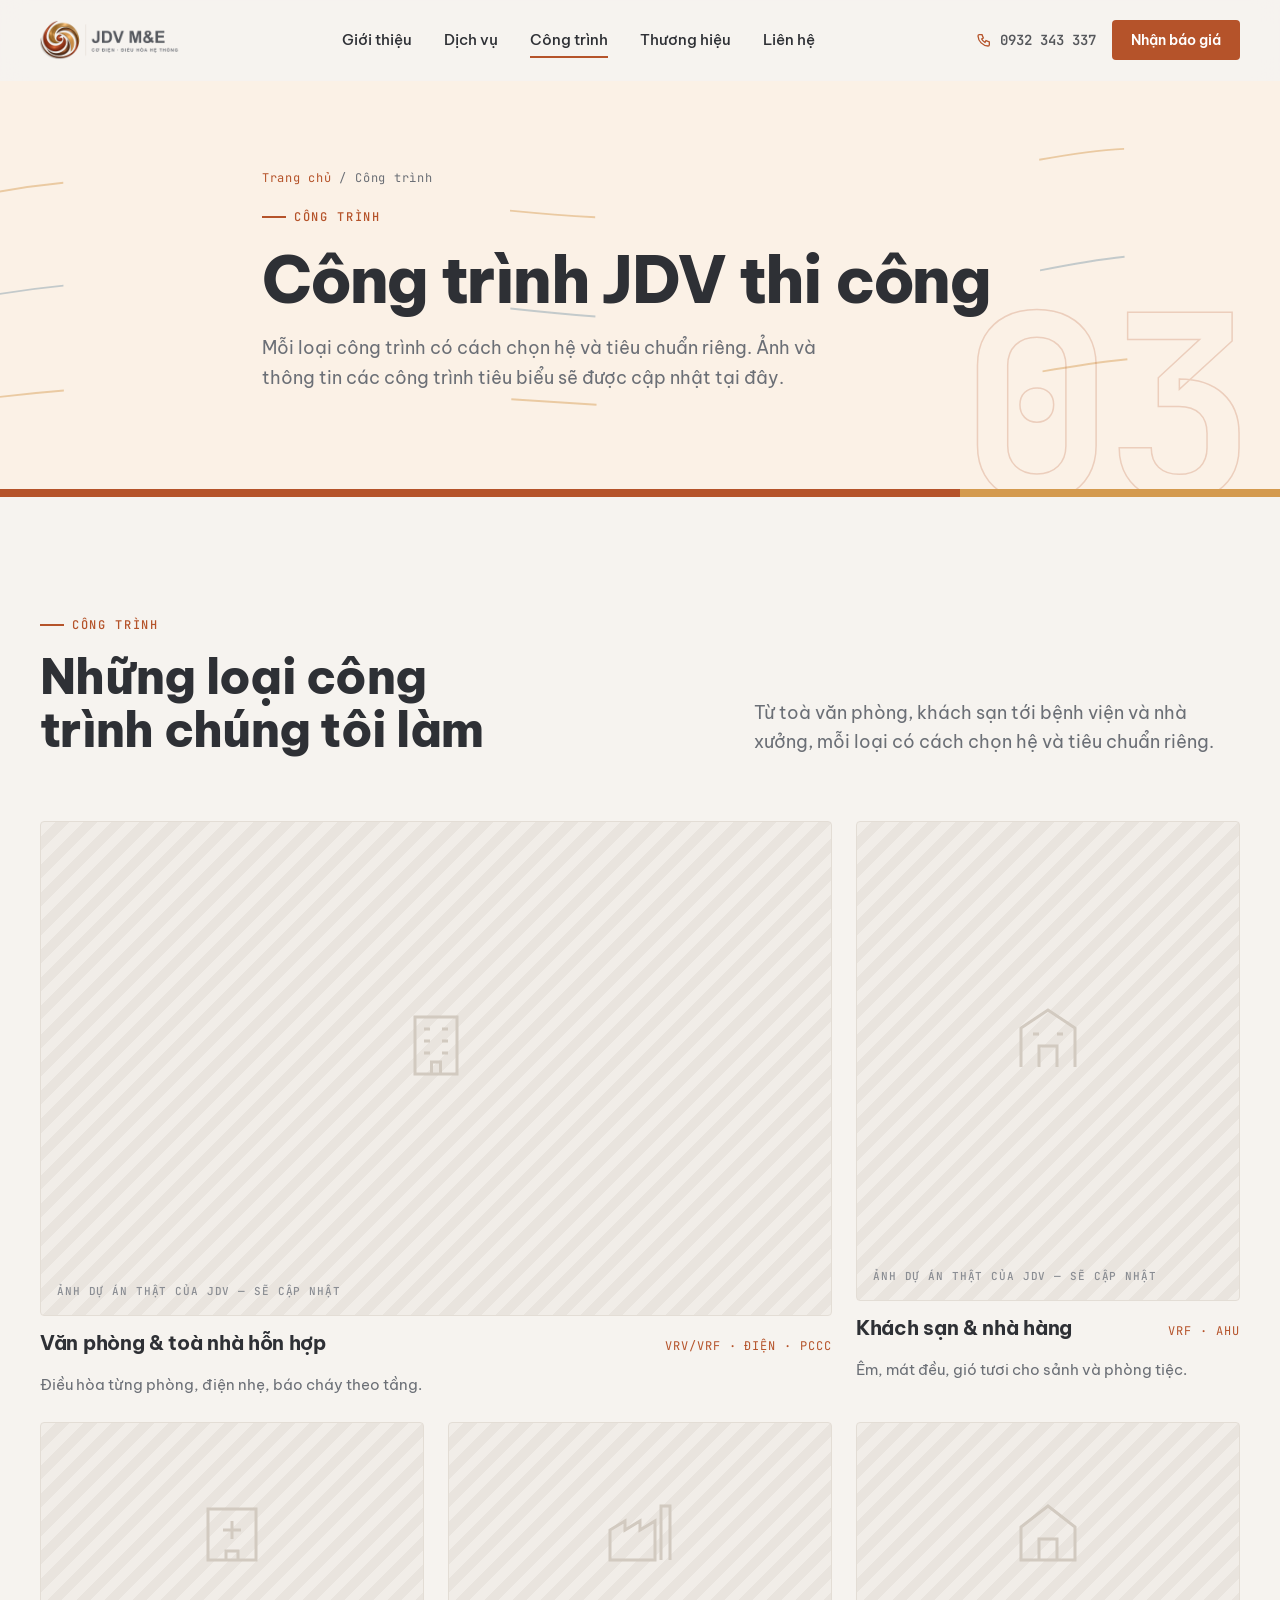
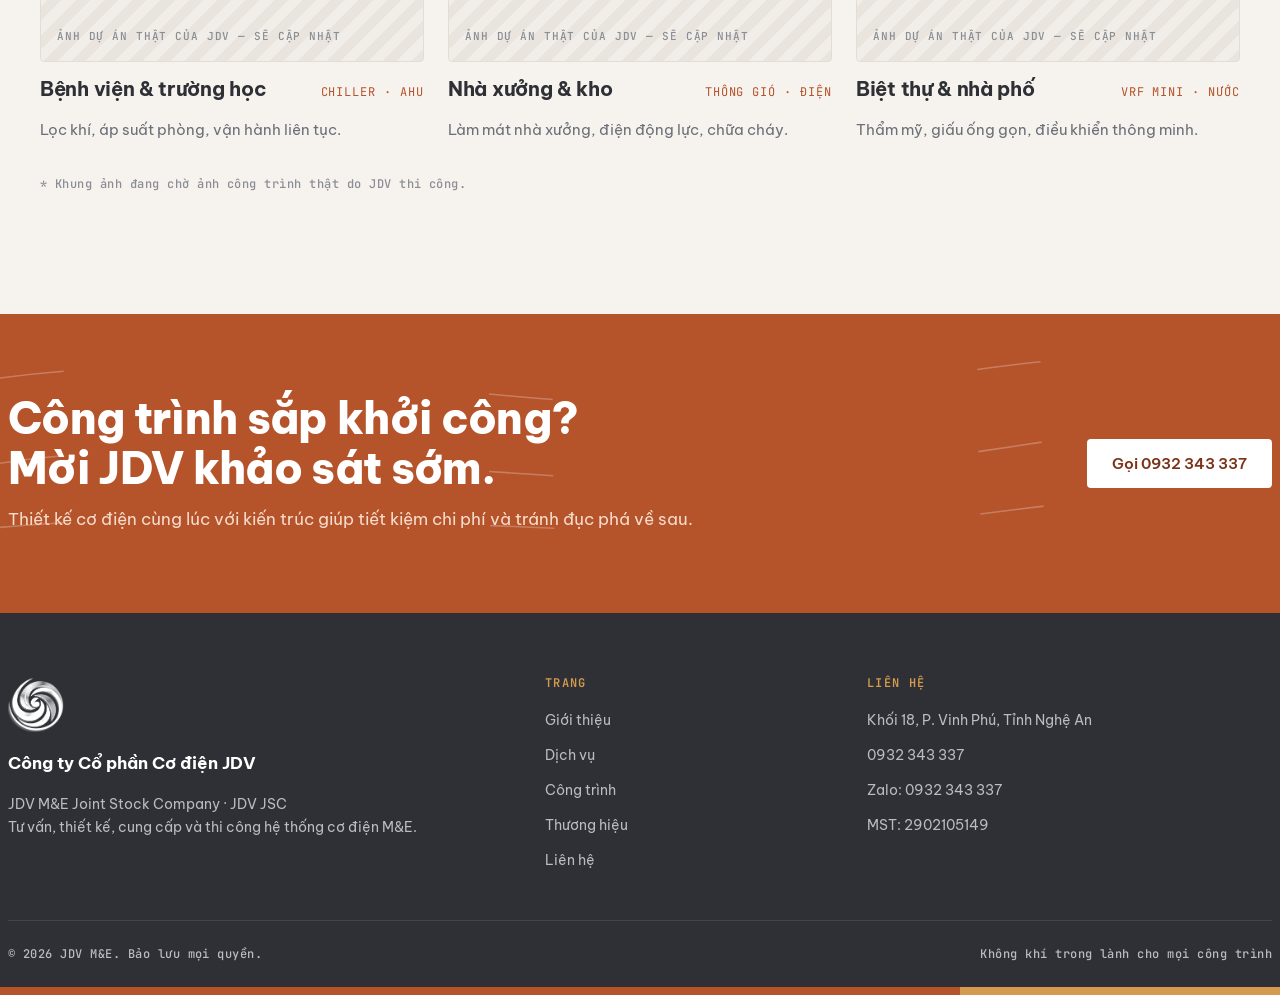
<file: du-an.html>
<!doctype html>
<html lang="vi">
<head>
<meta charset="utf-8">
<meta name="viewport" content="width=device-width,initial-scale=1">
<title>Công trình — JDV M&amp;E</title>
<meta name="description" content="Các loại công trình JDV M&amp;E thi công hệ thống cơ điện và điều hòa trung tâm: văn phòng, khách sạn, bệnh viện, nhà xưởng, biệt thự.">
<meta name="robots" content="noindex, nofollow">
<meta name="theme-color" content="#B5532A">
<meta property="og:type" content="website">
<meta property="og:title" content="Công trình — JDV M&amp;E">
<meta property="og:description" content="Các loại công trình JDV M&amp;E thi công hệ thống cơ điện và điều hòa trung tâm: văn phòng, khách sạn, bệnh viện, nhà xưởng, biệt thự.">
<link rel="icon" type="image/png" href="assets/img/favicon.png">
<link rel="apple-touch-icon" href="assets/img/apple-touch-icon.png">
<link rel="preconnect" href="https://fonts.googleapis.com">
<link rel="preconnect" href="https://fonts.gstatic.com" crossorigin>
<link href="https://fonts.googleapis.com/css2?family=Be+Vietnam+Pro:wght@300;400;500;600;700;800&family=JetBrains+Mono:wght@500;600;700&display=swap" rel="stylesheet">
<link rel="stylesheet" href="assets/css/style.css">
<link rel="stylesheet" href="assets/css/pages.css">
<script type="application/ld+json">
{"@context":"https://schema.org","@type":"HVACBusiness","name":"Công ty Cổ phần Cơ điện JDV","alternateName":["JDV M&E Joint Stock Company","JDV JSC","JDV M&E"],"taxID":"2902105149","foundingDate":"2021-06-08","telephone":"+84932343337","address":{"@type":"PostalAddress","streetAddress":"Khối 18, Phường Vinh Phú","addressRegion":"Nghệ An","addressCountry":"VN"},"areaServed":"Nghệ An"}
</script>
</head>
<body>
<a class="skip" href="#main">Bỏ qua tới nội dung</a>

<header class="hdr" id="hdr">
  <div class="wrap hdr-in">
    <a class="logo" href="index.html" aria-label="JDV M&amp;E — Trang chủ"><img src="assets/img/logo-ngang.png" alt="JDV M&amp;E" width="141" height="40"></a>
    <nav class="nav" aria-label="Menu chính">
      <a class="nav-home" href="index.html">Trang chủ</a>
      <a href="gioi-thieu.html">Giới thiệu</a>
      <a href="dich-vu.html">Dịch vụ</a>
      <a href="du-an.html" class="on" aria-current="page">Công trình</a>
      <a href="thuong-hieu.html">Thương hiệu</a>
      <a href="lien-he.html">Liên hệ</a>
    </nav>
    <div class="hdr-r">
      <a class="hdr-tel" href="tel:0932343337"><svg viewBox="0 0 24 24" fill="none" stroke="currentColor" stroke-width="2"><path d="M5 4h4l2 5-2.5 1.5a11 11 0 0 0 5 5L15 13l5 2v4a2 2 0 0 1-2 2A16 16 0 0 1 3 6a2 2 0 0 1 2-2"/></svg>0932 343 337</a>
      <a class="btn btn-p" href="lien-he.html#bao-gia">Nhận báo giá</a>
      <button class="menu" type="button" aria-label="Mở menu" aria-expanded="false"><i></i><i></i><i></i></button>
    </div>
  </div>
  <div class="prog" id="prog"></div>
</header>

<main id="main">
<section class="phero">
  <svg class="phero-wind" viewBox="0 0 1200 320" preserveAspectRatio="none" aria-hidden="true"><path d="M-20 90 C260 40 520 150 820 90 S1100 50 1220 100"/><path d="M-20 170 C300 120 560 230 860 170 S1120 140 1220 180"/><path d="M-20 250 C340 210 600 290 900 240 S1130 230 1220 260"/></svg>
  <div class="phero-no mono" aria-hidden="true">03</div>
  <div class="wrap phero-in">
    <nav class="crumbs mono" aria-label="Đường dẫn"><a href="index.html">Trang chủ</a><span>/</span><span aria-current="page">Công trình</span></nav>
    <div class="eyebrow">Công trình</div>
    <h1>Công trình JDV thi công</h1>
    <p class="lead">Mỗi loại công trình có cách chọn hệ và tiêu chuẩn riêng. Ảnh và thông tin các công trình tiêu biểu sẽ được cập nhật tại đây.</p>
  </div>
</section>
<div class="band"><i></i><b></b></div>
<section class="sec" id="cong-trinh">
  <div class="wrap">
    <div class="sec-head">
      <div><div class="eyebrow rv">Công trình</div><h2 class="h2 rv d1">Những loại công trình chúng tôi làm</h2></div>
      <p class="lead rv d2">Từ toà văn phòng, khách sạn tới bệnh viện và nhà xưởng, mỗi loại có cách chọn hệ và tiêu chuẩn riêng.</p>
    </div>
    <div class="works">
      <a class="work big rv" href="lien-he.html#bao-gia"><div class="ph" data-ph="Ảnh dự án thật của JDV — sẽ cập nhật"><svg class="ico" viewBox="0 0 48 48" fill="none" stroke="currentColor" stroke-width="2"><rect x="10" y="6" width="28" height="38"/><path d="M16 14h4M28 14h4M16 22h4M28 22h4M16 30h4M28 30h4M21 44v-8h6v8"/></svg></div><div class="work-m"><h3>Văn phòng &amp; toà nhà hỗn hợp</h3><span class="mono">VRV/VRF · ĐIỆN · PCCC</span></div><p>Điều hòa từng phòng, điện nhẹ, báo cháy theo tầng.</p></a>
      <a class="work tall rv d1" href="lien-he.html#bao-gia"><div class="ph" data-ph="Ảnh dự án thật của JDV — sẽ cập nhật"><svg class="ico" viewBox="0 0 48 48" fill="none" stroke="currentColor" stroke-width="2"><path d="M6 44V18l18-12 18 12v26M18 44V30h12v14M14 22h4M30 22h4"/></svg></div><div class="work-m"><h3>Khách sạn &amp; nhà hàng</h3><span class="mono">VRF · AHU</span></div><p>Êm, mát đều, gió tươi cho sảnh và phòng tiệc.</p></a>
      <a class="work rv" href="lien-he.html#bao-gia"><div class="ph" data-ph="Ảnh dự án thật của JDV — sẽ cập nhật"><svg class="ico" viewBox="0 0 48 48" fill="none" stroke="currentColor" stroke-width="2"><rect x="8" y="10" width="32" height="34"/><path d="M24 18v12M18 24h12M20 44v-6h8v6"/></svg></div><div class="work-m"><h3>Bệnh viện &amp; trường học</h3><span class="mono">CHILLER · AHU</span></div><p>Lọc khí, áp suất phòng, vận hành liên tục.</p></a>
      <a class="work rv d1" href="lien-he.html#bao-gia"><div class="ph" data-ph="Ảnh dự án thật của JDV — sẽ cập nhật"><svg class="ico" viewBox="0 0 48 48" fill="none" stroke="currentColor" stroke-width="2"><path d="M4 44V24l10-6v6l10-6v6l10-6v26zM38 44V8h6v36"/></svg></div><div class="work-m"><h3>Nhà xưởng &amp; kho</h3><span class="mono">THÔNG GIÓ · ĐIỆN</span></div><p>Làm mát nhà xưởng, điện động lực, chữa cháy.</p></a>
      <a class="work rv d2" href="lien-he.html#bao-gia"><div class="ph" data-ph="Ảnh dự án thật của JDV — sẽ cập nhật"><svg class="ico" viewBox="0 0 48 48" fill="none" stroke="currentColor" stroke-width="2"><path d="M6 44V22L24 8l18 14v22zM18 44V30h12v14"/></svg></div><div class="work-m"><h3>Biệt thự &amp; nhà phố</h3><span class="mono">VRF MINI · NƯỚC</span></div><p>Thẩm mỹ, giấu ống gọn, điều khiển thông minh.</p></a>
    </div>
    <p class="note rv">* Khung ảnh đang chờ ảnh công trình thật do JDV thi công.</p>
  </div>
</section>

<section class="cta">
  <svg class="wind" viewBox="0 0 1200 240" preserveAspectRatio="none" aria-hidden="true"><path d="M0 60 C300 20 500 120 800 70 S1100 40 1200 80"/><path d="M0 140 C250 100 550 190 850 140 S1100 110 1200 150"/><path d="M0 200 C350 170 600 230 900 190 S1120 180 1200 210"/></svg>
  <div class="wrap cta-in">
    <div><h2>Công trình sắp khởi công? Mời JDV khảo sát sớm.</h2><p>Thiết kế cơ điện cùng lúc với kiến trúc giúp tiết kiệm chi phí và tránh đục phá về sau.</p></div>
    <a class="btn btn-w" href="tel:0932343337">Gọi 0932 343 337</a>
    
  </div>
</section>
</main>

<footer class="ftr">
  <div class="wrap ftr-g">
    <div class="ftr-b"><img src="assets/img/mark-mono-white.png" alt="" width="56" height="56"><b>Công ty Cổ phần Cơ điện JDV</b><p>JDV M&amp;E Joint Stock Company · JDV JSC<br>Tư vấn, thiết kế, cung cấp và thi công hệ thống cơ điện M&amp;E.</p></div>
    <div class="ftr-c"><h4>Trang</h4><a href="gioi-thieu.html">Giới thiệu</a><a href="dich-vu.html">Dịch vụ</a><a href="du-an.html">Công trình</a><a href="thuong-hieu.html">Thương hiệu</a><a href="lien-he.html">Liên hệ</a></div>
    <div class="ftr-c"><h4>Liên hệ</h4><span>Khối 18, P. Vinh Phú, Tỉnh Nghệ An</span><a href="tel:0932343337">0932 343 337</a><a href="https://zalo.me/0932343337" target="_blank" rel="noopener">Zalo: 0932 343 337</a><span>MST: 2902105149</span></div>
  </div>
  <div class="wrap ftr-bt"><span>© <span id="yr">2026</span> JDV M&amp;E. Bảo lưu mọi quyền.</span><span>Không khí trong lành cho mọi công trình</span></div>
  <div class="band"><i></i><b></b></div>
</footer>

<div class="fab"><a class="z" href="https://zalo.me/0932343337" target="_blank" rel="noopener" aria-label="Nhắn Zalo"><svg viewBox="0 0 24 24" fill="none" stroke="currentColor" stroke-width="2"><path d="M4 5h16v11H9l-5 4z"/></svg></a><a href="tel:0932343337" aria-label="Gọi 0932 343 337"><svg viewBox="0 0 24 24" fill="none" stroke="currentColor" stroke-width="2"><path d="M5 4h4l2 5-2.5 1.5a11 11 0 0 0 5 5L15 13l5 2v4a2 2 0 0 1-2 2A16 16 0 0 1 3 6a2 2 0 0 1 2-2"/></svg></a></div>

<script src="assets/js/building.js"></script>
<script src="assets/js/main.js"></script>
</body>
</html>
</file>
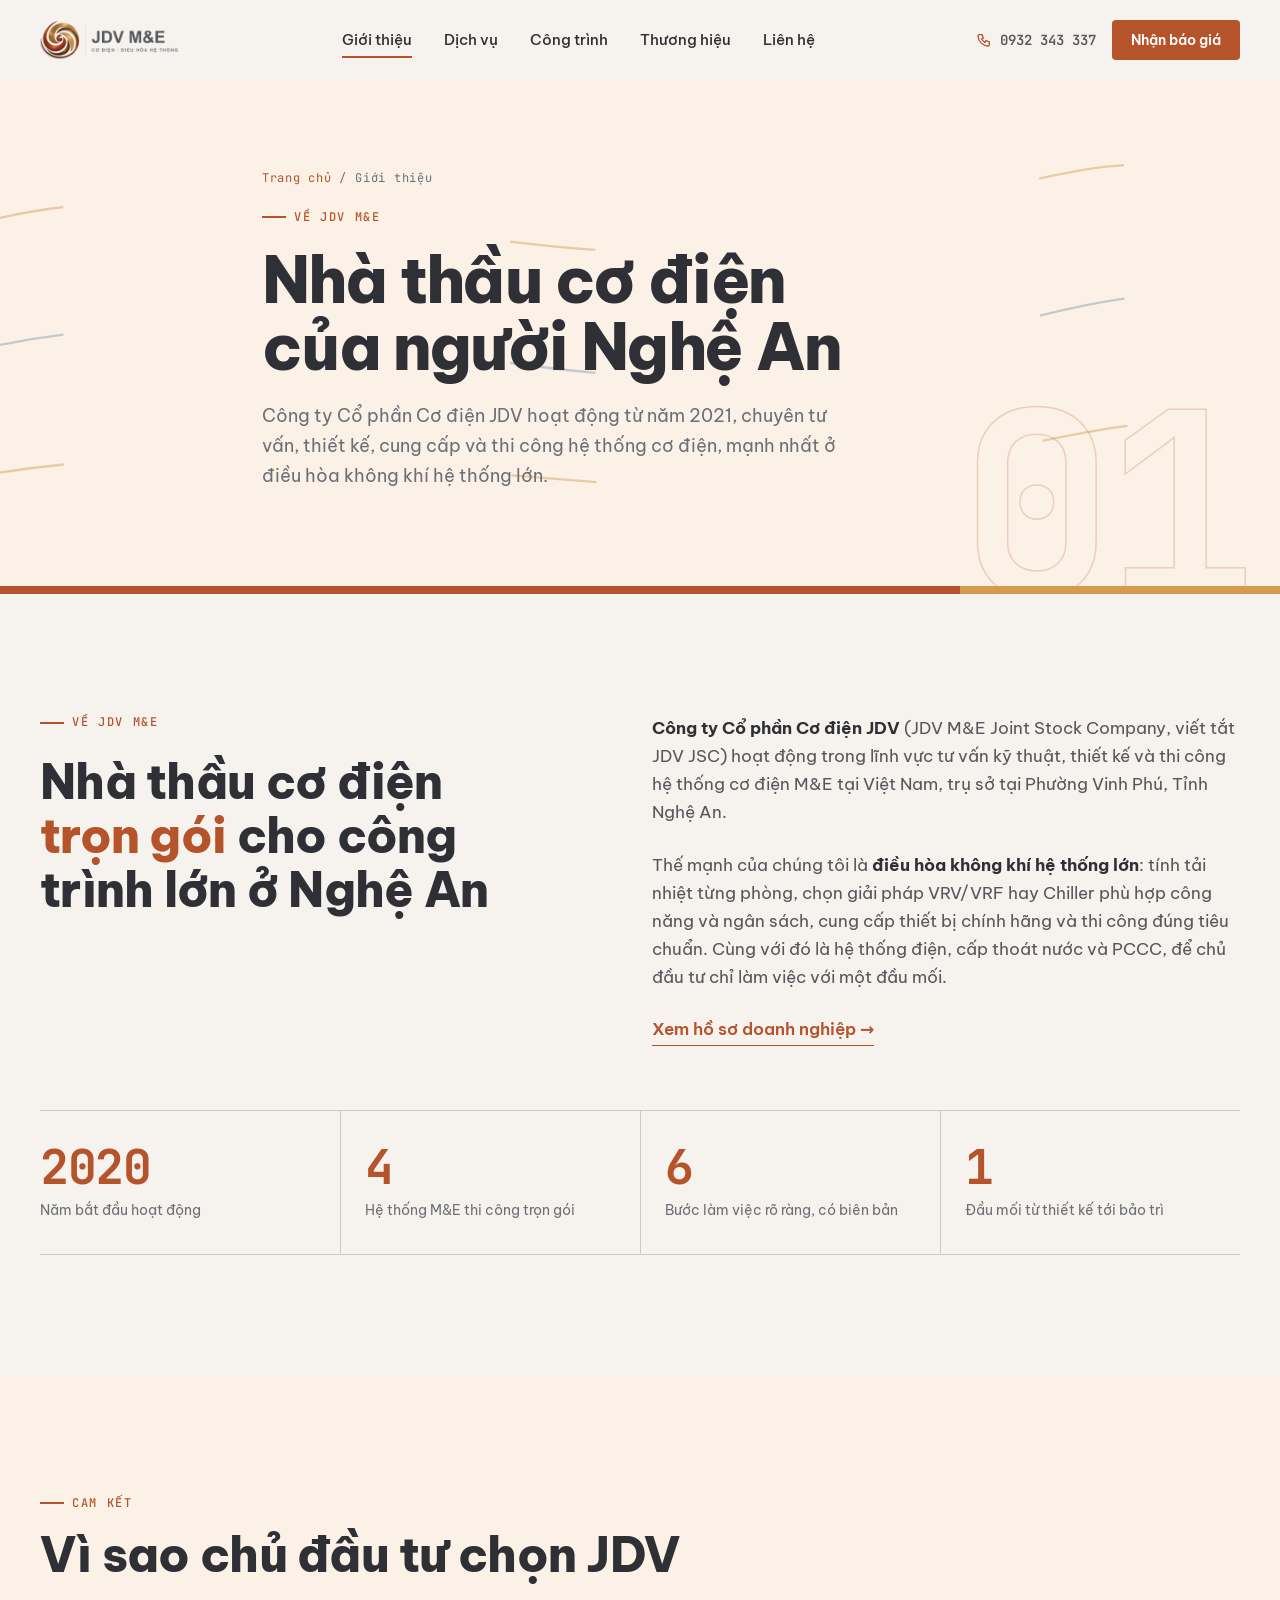
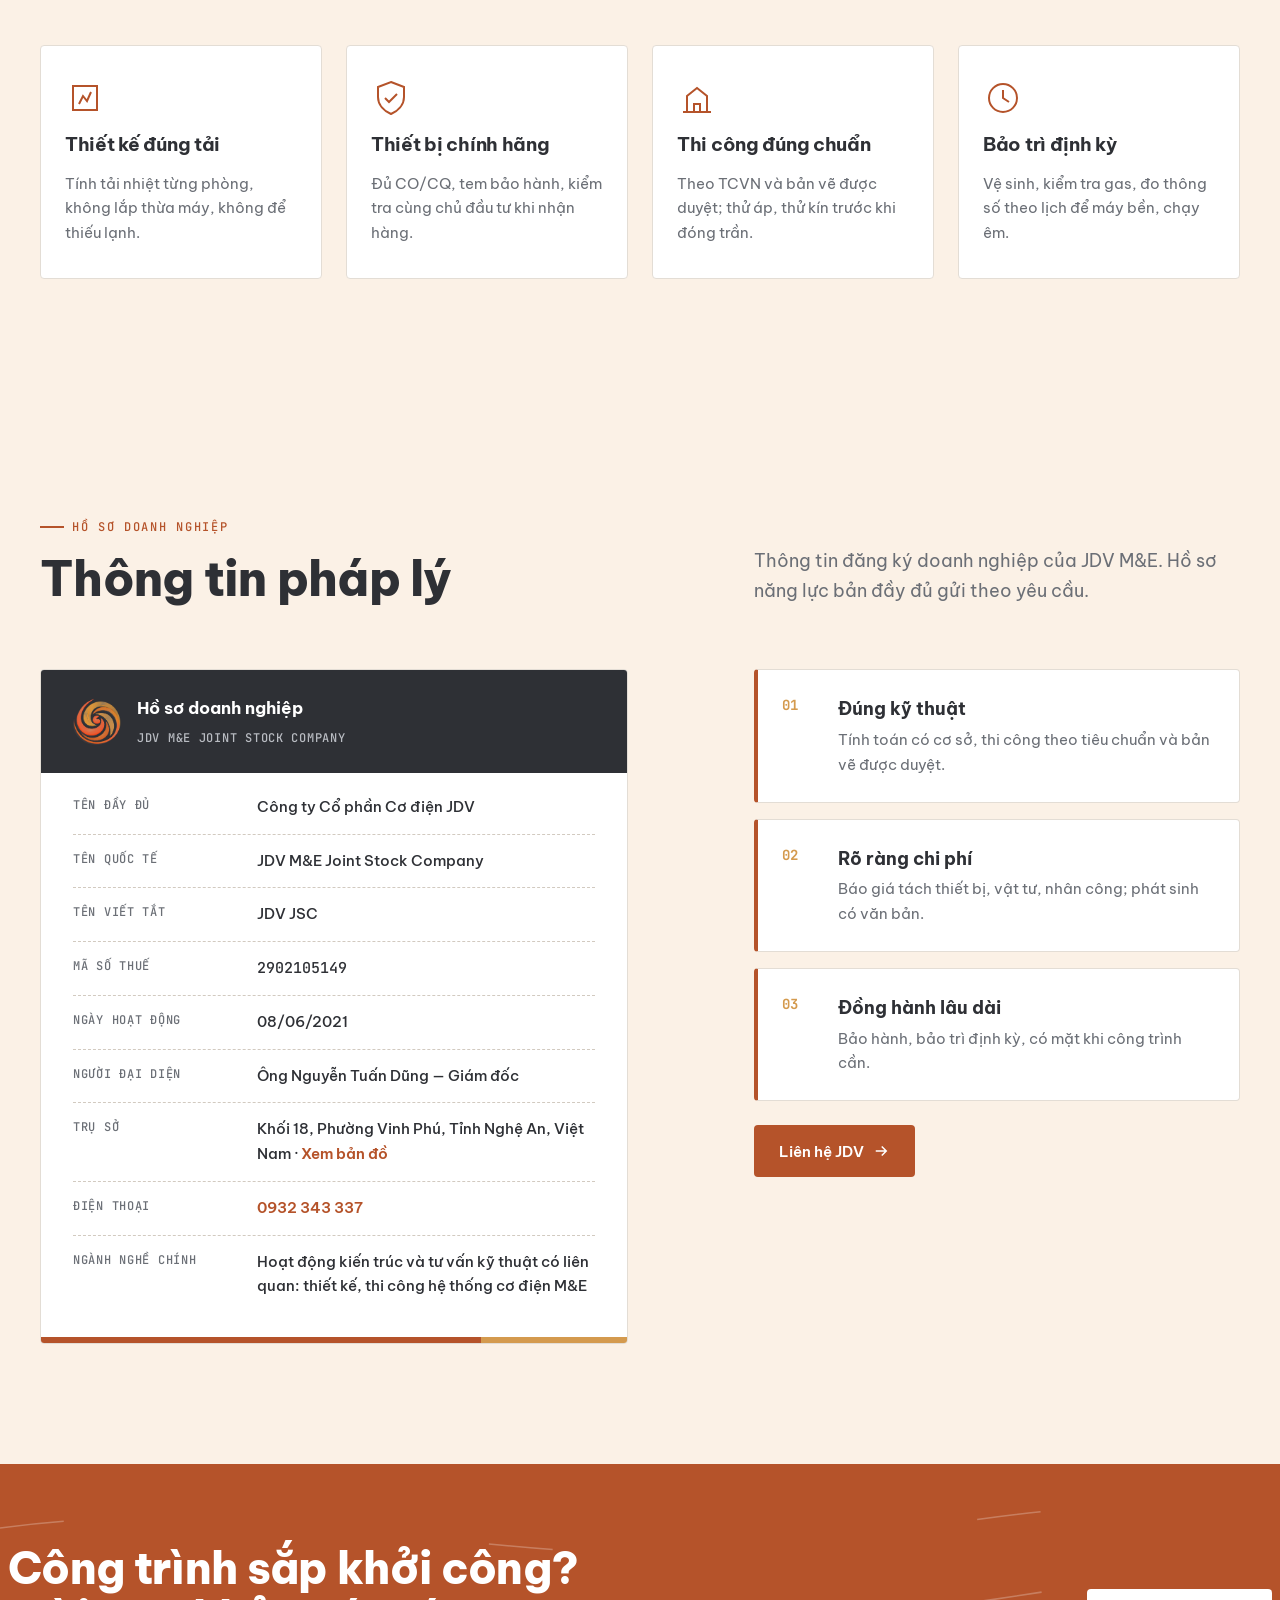
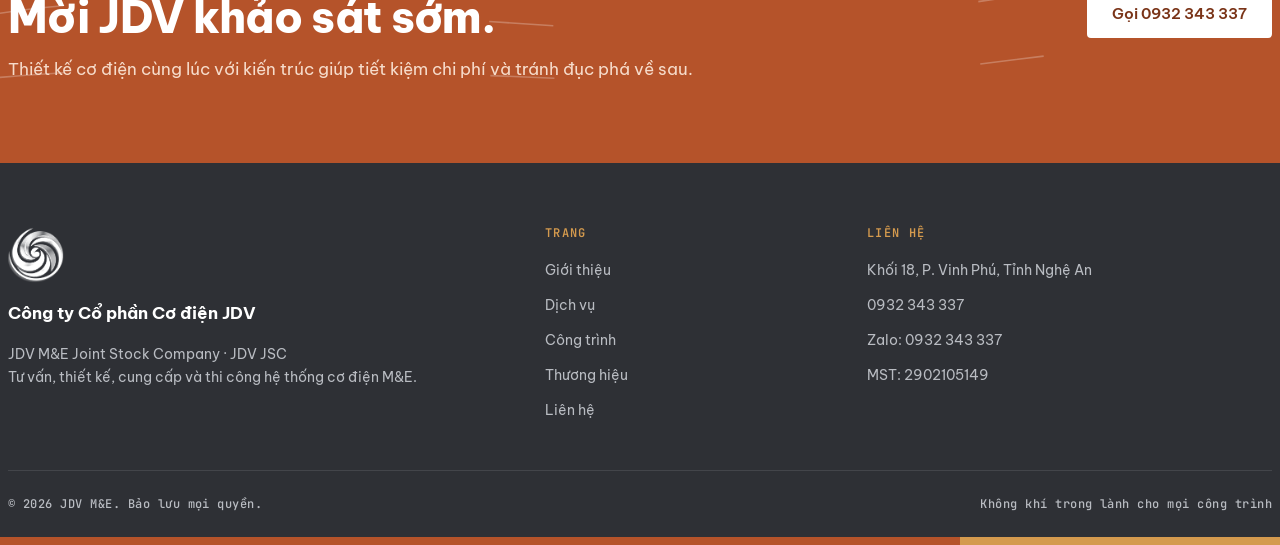
<file: gioi-thieu.html>
<!doctype html>
<html lang="vi">
<head>
<meta charset="utf-8">
<meta name="viewport" content="width=device-width,initial-scale=1">
<title>Giới thiệu — JDV M&amp;E</title>
<meta name="description" content="Công ty Cổ phần Cơ điện JDV (JDV JSC), MST 2902105149, hoạt động từ 08/06/2021 tại Phường Vinh Phú, Nghệ An: tư vấn, thiết kế, thi công cơ điện M&amp;E.">
<meta name="robots" content="noindex, nofollow">
<meta name="theme-color" content="#B5532A">
<meta property="og:type" content="website">
<meta property="og:title" content="Giới thiệu — JDV M&amp;E">
<meta property="og:description" content="Công ty Cổ phần Cơ điện JDV (JDV JSC), MST 2902105149, hoạt động từ 08/06/2021 tại Phường Vinh Phú, Nghệ An: tư vấn, thiết kế, thi công cơ điện M&amp;E.">
<link rel="icon" type="image/png" href="assets/img/favicon.png">
<link rel="apple-touch-icon" href="assets/img/apple-touch-icon.png">
<link rel="preconnect" href="https://fonts.googleapis.com">
<link rel="preconnect" href="https://fonts.gstatic.com" crossorigin>
<link href="https://fonts.googleapis.com/css2?family=Be+Vietnam+Pro:wght@300;400;500;600;700;800&family=JetBrains+Mono:wght@500;600;700&display=swap" rel="stylesheet">
<link rel="stylesheet" href="assets/css/style.css">
<link rel="stylesheet" href="assets/css/pages.css">
<script type="application/ld+json">
{"@context":"https://schema.org","@type":"HVACBusiness","name":"Công ty Cổ phần Cơ điện JDV","alternateName":["JDV M&E Joint Stock Company","JDV JSC","JDV M&E"],"taxID":"2902105149","foundingDate":"2021-06-08","telephone":"+84932343337","address":{"@type":"PostalAddress","streetAddress":"Khối 18, Phường Vinh Phú","addressRegion":"Nghệ An","addressCountry":"VN"},"areaServed":"Nghệ An"}
</script>
</head>
<body>
<a class="skip" href="#main">Bỏ qua tới nội dung</a>

<header class="hdr" id="hdr">
  <div class="wrap hdr-in">
    <a class="logo" href="index.html" aria-label="JDV M&amp;E — Trang chủ"><img src="assets/img/logo-ngang.png" alt="JDV M&amp;E" width="141" height="40"></a>
    <nav class="nav" aria-label="Menu chính">
      <a class="nav-home" href="index.html">Trang chủ</a>
      <a href="gioi-thieu.html" class="on" aria-current="page">Giới thiệu</a>
      <a href="dich-vu.html">Dịch vụ</a>
      <a href="du-an.html">Công trình</a>
      <a href="thuong-hieu.html">Thương hiệu</a>
      <a href="lien-he.html">Liên hệ</a>
    </nav>
    <div class="hdr-r">
      <a class="hdr-tel" href="tel:0932343337"><svg viewBox="0 0 24 24" fill="none" stroke="currentColor" stroke-width="2"><path d="M5 4h4l2 5-2.5 1.5a11 11 0 0 0 5 5L15 13l5 2v4a2 2 0 0 1-2 2A16 16 0 0 1 3 6a2 2 0 0 1 2-2"/></svg>0932 343 337</a>
      <a class="btn btn-p" href="lien-he.html#bao-gia">Nhận báo giá</a>
      <button class="menu" type="button" aria-label="Mở menu" aria-expanded="false"><i></i><i></i><i></i></button>
    </div>
  </div>
  <div class="prog" id="prog"></div>
</header>

<main id="main">
<section class="phero">
  <svg class="phero-wind" viewBox="0 0 1200 320" preserveAspectRatio="none" aria-hidden="true"><path d="M-20 90 C260 40 520 150 820 90 S1100 50 1220 100"/><path d="M-20 170 C300 120 560 230 860 170 S1120 140 1220 180"/><path d="M-20 250 C340 210 600 290 900 240 S1130 230 1220 260"/></svg>
  <div class="phero-no mono" aria-hidden="true">01</div>
  <div class="wrap phero-in">
    <nav class="crumbs mono" aria-label="Đường dẫn"><a href="index.html">Trang chủ</a><span>/</span><span aria-current="page">Giới thiệu</span></nav>
    <div class="eyebrow">Về JDV M&amp;E</div>
    <h1>Nhà thầu cơ điện của người Nghệ An</h1>
    <p class="lead">Công ty Cổ phần Cơ điện JDV hoạt động từ năm 2021, chuyên tư vấn, thiết kế, cung cấp và thi công hệ thống cơ điện, mạnh nhất ở điều hòa không khí hệ thống lớn.</p>
  </div>
</section>
<div class="band"><i></i><b></b></div>
<section class="sec" id="gioi-thieu">
  <div class="wrap">
    <div class="about-g">
      <div class="about-l">
        <div class="eyebrow rv">Về JDV M&amp;E</div>
        <h2 class="h2 rv d1">Nhà thầu cơ điện <em>trọn gói</em> cho công trình lớn ở Nghệ An</h2>
      </div>
      <div class="about-r">
        <p class="rv"><strong>Công ty Cổ phần Cơ điện JDV</strong> (JDV M&amp;E Joint Stock Company, viết tắt JDV JSC) hoạt động trong lĩnh vực tư vấn kỹ thuật, thiết kế và thi công hệ thống cơ điện M&amp;E tại Việt Nam, trụ sở tại Phường Vinh Phú, Tỉnh Nghệ An.</p>
        <p class="rv d1">Thế mạnh của chúng tôi là <strong>điều hòa không khí hệ thống lớn</strong>: tính tải nhiệt từng phòng, chọn giải pháp VRV/VRF hay Chiller phù hợp công năng và ngân sách, cung cấp thiết bị chính hãng và thi công đúng tiêu chuẩn. Cùng với đó là hệ thống điện, cấp thoát nước và PCCC, để chủ đầu tư chỉ làm việc với một đầu mối.</p>
        <a class="tlink rv d2" href="#ho-so" style="align-self:flex-start">Xem hồ sơ doanh nghiệp →</a>
      </div>
    </div>
    <div class="nums">
      <div class="num rv"><div class="num-v"><span data-count="2021" data-from="2000">2021</span></div><div class="num-l">Năm bắt đầu hoạt động</div></div>
      <div class="num rv d1"><div class="num-v"><span data-count="4">4</span></div><div class="num-l">Hệ thống M&amp;E thi công trọn gói</div></div>
      <div class="num rv d2"><div class="num-v"><span data-count="6">6</span></div><div class="num-l">Bước làm việc rõ ràng, có biên bản</div></div>
      <div class="num rv d3"><div class="num-v"><span data-count="1">1</span></div><div class="num-l">Đầu mối từ thiết kế tới bảo trì</div></div>
    </div>
  </div>
</section>

<section class="sec why">
  <div class="wrap">
    <div class="sec-head">
      <div><div class="eyebrow rv">Cam kết</div><h2 class="h2 rv d1">Vì sao chủ đầu tư chọn JDV</h2></div>
    </div>
    <div class="why-g">
      <div class="wcard rv"><svg viewBox="0 0 40 40" fill="none" stroke="currentColor" stroke-width="2"><path d="M8 32V8h24v24zM14 26l4-8 4 5 4-9"/></svg><h3>Thiết kế đúng tải</h3><p>Tính tải nhiệt từng phòng, không lắp thừa máy, không để thiếu lạnh.</p></div>
      <div class="wcard rv d1"><svg viewBox="0 0 40 40" fill="none" stroke="currentColor" stroke-width="2"><path d="M20 4l13 5v10c0 8-6 14-13 17C13 33 7 27 7 19V9z"/><path d="M14 20l4 4 8-8"/></svg><h3>Thiết bị chính hãng</h3><p>Đủ CO/CQ, tem bảo hành, kiểm tra cùng chủ đầu tư khi nhận hàng.</p></div>
      <div class="wcard rv d2"><svg viewBox="0 0 40 40" fill="none" stroke="currentColor" stroke-width="2"><path d="M6 34h28M10 34V18l10-8 10 8v16M17 34v-8h6v8"/></svg><h3>Thi công đúng chuẩn</h3><p>Theo TCVN và bản vẽ được duyệt; thử áp, thử kín trước khi đóng trần.</p></div>
      <div class="wcard rv d3"><svg viewBox="0 0 40 40" fill="none" stroke="currentColor" stroke-width="2"><circle cx="20" cy="20" r="14"/><path d="M20 12v8l6 4"/></svg><h3>Bảo trì định kỳ</h3><p>Vệ sinh, kiểm tra gas, đo thông số theo lịch để máy bền, chạy êm.</p></div>
    </div>
  </div>
</section>

<section class="sec why" id="ho-so-sec">
  <div class="wrap">
    <div class="sec-head">
      <div><div class="eyebrow rv">Hồ sơ doanh nghiệp</div><h2 class="h2 rv d1">Thông tin pháp lý</h2></div>
      <p class="lead rv d2">Thông tin đăng ký doanh nghiệp của JDV M&amp;E. Hồ sơ năng lực bản đầy đủ gửi theo yêu cầu.</p>
    </div>
    <div class="contact-g">
      <div class="plate rv" id="ho-so">
        <div class="plate-h"><img src="assets/img/mark-reverse.png" alt="" width="48" height="48"><div><b>Hồ sơ doanh nghiệp</b><span>JDV M&amp;E JOINT STOCK COMPANY</span></div></div>
        <dl>
          <div><dt>Tên đầy đủ</dt><dd>Công ty Cổ phần Cơ điện JDV</dd></div>
          <div><dt>Tên quốc tế</dt><dd>JDV M&amp;E Joint Stock Company</dd></div>
          <div><dt>Tên viết tắt</dt><dd>JDV JSC</dd></div>
          <div><dt>Mã số thuế</dt><dd class="mono">2902105149</dd></div>
          <div><dt>Ngày hoạt động</dt><dd>08/06/2021</dd></div>
          <div><dt>Người đại diện</dt><dd>Ông Nguyễn Tuấn Dũng — Giám đốc</dd></div>
          <div><dt>Trụ sở</dt><dd>Khối 18, Phường Vinh Phú, Tỉnh Nghệ An, Việt Nam · <a href="https://www.google.com/maps/search/?api=1&amp;query=Kh%E1%BB%91i+18+Ph%C6%B0%E1%BB%9Dng+Vinh+Ph%C3%BA+Ngh%E1%BB%87+An" target="_blank" rel="noopener">Xem bản đồ</a></dd></div>
          <div><dt>Điện thoại</dt><dd><a href="tel:0932343337">0932 343 337</a></dd></div>
          <div><dt>Ngành nghề chính</dt><dd>Hoạt động kiến trúc và tư vấn kỹ thuật có liên quan: thiết kế, thi công hệ thống cơ điện M&amp;E</dd></div>
        </dl>
        <div class="band"><i></i><b></b></div>
      </div>
      <div class="form-c">
        <div class="vals">
          <div class="val rv"><span class="mono">01</span><b>Đúng kỹ thuật</b><p>Tính toán có cơ sở, thi công theo tiêu chuẩn và bản vẽ được duyệt.</p></div>
          <div class="val rv d1"><span class="mono">02</span><b>Rõ ràng chi phí</b><p>Báo giá tách thiết bị, vật tư, nhân công; phát sinh có văn bản.</p></div>
          <div class="val rv d2"><span class="mono">03</span><b>Đồng hành lâu dài</b><p>Bảo hành, bảo trì định kỳ, có mặt khi công trình cần.</p></div>
        </div>
        <a class="btn btn-p rv" href="lien-he.html#bao-gia" style="align-self:flex-start">Liên hệ JDV <svg viewBox="0 0 24 24" fill="none" stroke="currentColor" stroke-width="2"><path d="M5 12h14M13 6l6 6-6 6"/></svg></a>
      </div>
    </div>
  </div>
</section>
<section class="cta">
  <svg class="wind" viewBox="0 0 1200 240" preserveAspectRatio="none" aria-hidden="true"><path d="M0 60 C300 20 500 120 800 70 S1100 40 1200 80"/><path d="M0 140 C250 100 550 190 850 140 S1100 110 1200 150"/><path d="M0 200 C350 170 600 230 900 190 S1120 180 1200 210"/></svg>
  <div class="wrap cta-in">
    <div><h2>Công trình sắp khởi công? Mời JDV khảo sát sớm.</h2><p>Thiết kế cơ điện cùng lúc với kiến trúc giúp tiết kiệm chi phí và tránh đục phá về sau.</p></div>
    <a class="btn btn-w" href="tel:0932343337">Gọi 0932 343 337</a>
    
  </div>
</section>
</main>

<footer class="ftr">
  <div class="wrap ftr-g">
    <div class="ftr-b"><img src="assets/img/mark-mono-white.png" alt="" width="56" height="56"><b>Công ty Cổ phần Cơ điện JDV</b><p>JDV M&amp;E Joint Stock Company · JDV JSC<br>Tư vấn, thiết kế, cung cấp và thi công hệ thống cơ điện M&amp;E.</p></div>
    <div class="ftr-c"><h4>Trang</h4><a href="gioi-thieu.html">Giới thiệu</a><a href="dich-vu.html">Dịch vụ</a><a href="du-an.html">Công trình</a><a href="thuong-hieu.html">Thương hiệu</a><a href="lien-he.html">Liên hệ</a></div>
    <div class="ftr-c"><h4>Liên hệ</h4><span>Khối 18, P. Vinh Phú, Tỉnh Nghệ An</span><a href="tel:0932343337">0932 343 337</a><a href="https://zalo.me/0932343337" target="_blank" rel="noopener">Zalo: 0932 343 337</a><span>MST: 2902105149</span></div>
  </div>
  <div class="wrap ftr-bt"><span>© <span id="yr">2026</span> JDV M&amp;E. Bảo lưu mọi quyền.</span><span>Không khí trong lành cho mọi công trình</span></div>
  <div class="band"><i></i><b></b></div>
</footer>

<div class="fab"><a class="z" href="https://zalo.me/0932343337" target="_blank" rel="noopener" aria-label="Nhắn Zalo"><svg viewBox="0 0 24 24" fill="none" stroke="currentColor" stroke-width="2"><path d="M4 5h16v11H9l-5 4z"/></svg></a><a href="tel:0932343337" aria-label="Gọi 0932 343 337"><svg viewBox="0 0 24 24" fill="none" stroke="currentColor" stroke-width="2"><path d="M5 4h4l2 5-2.5 1.5a11 11 0 0 0 5 5L15 13l5 2v4a2 2 0 0 1-2 2A16 16 0 0 1 3 6a2 2 0 0 1 2-2"/></svg></a></div>

<script src="assets/js/building.js"></script>
<script src="assets/js/main.js"></script>
</body>
</html>
</file>
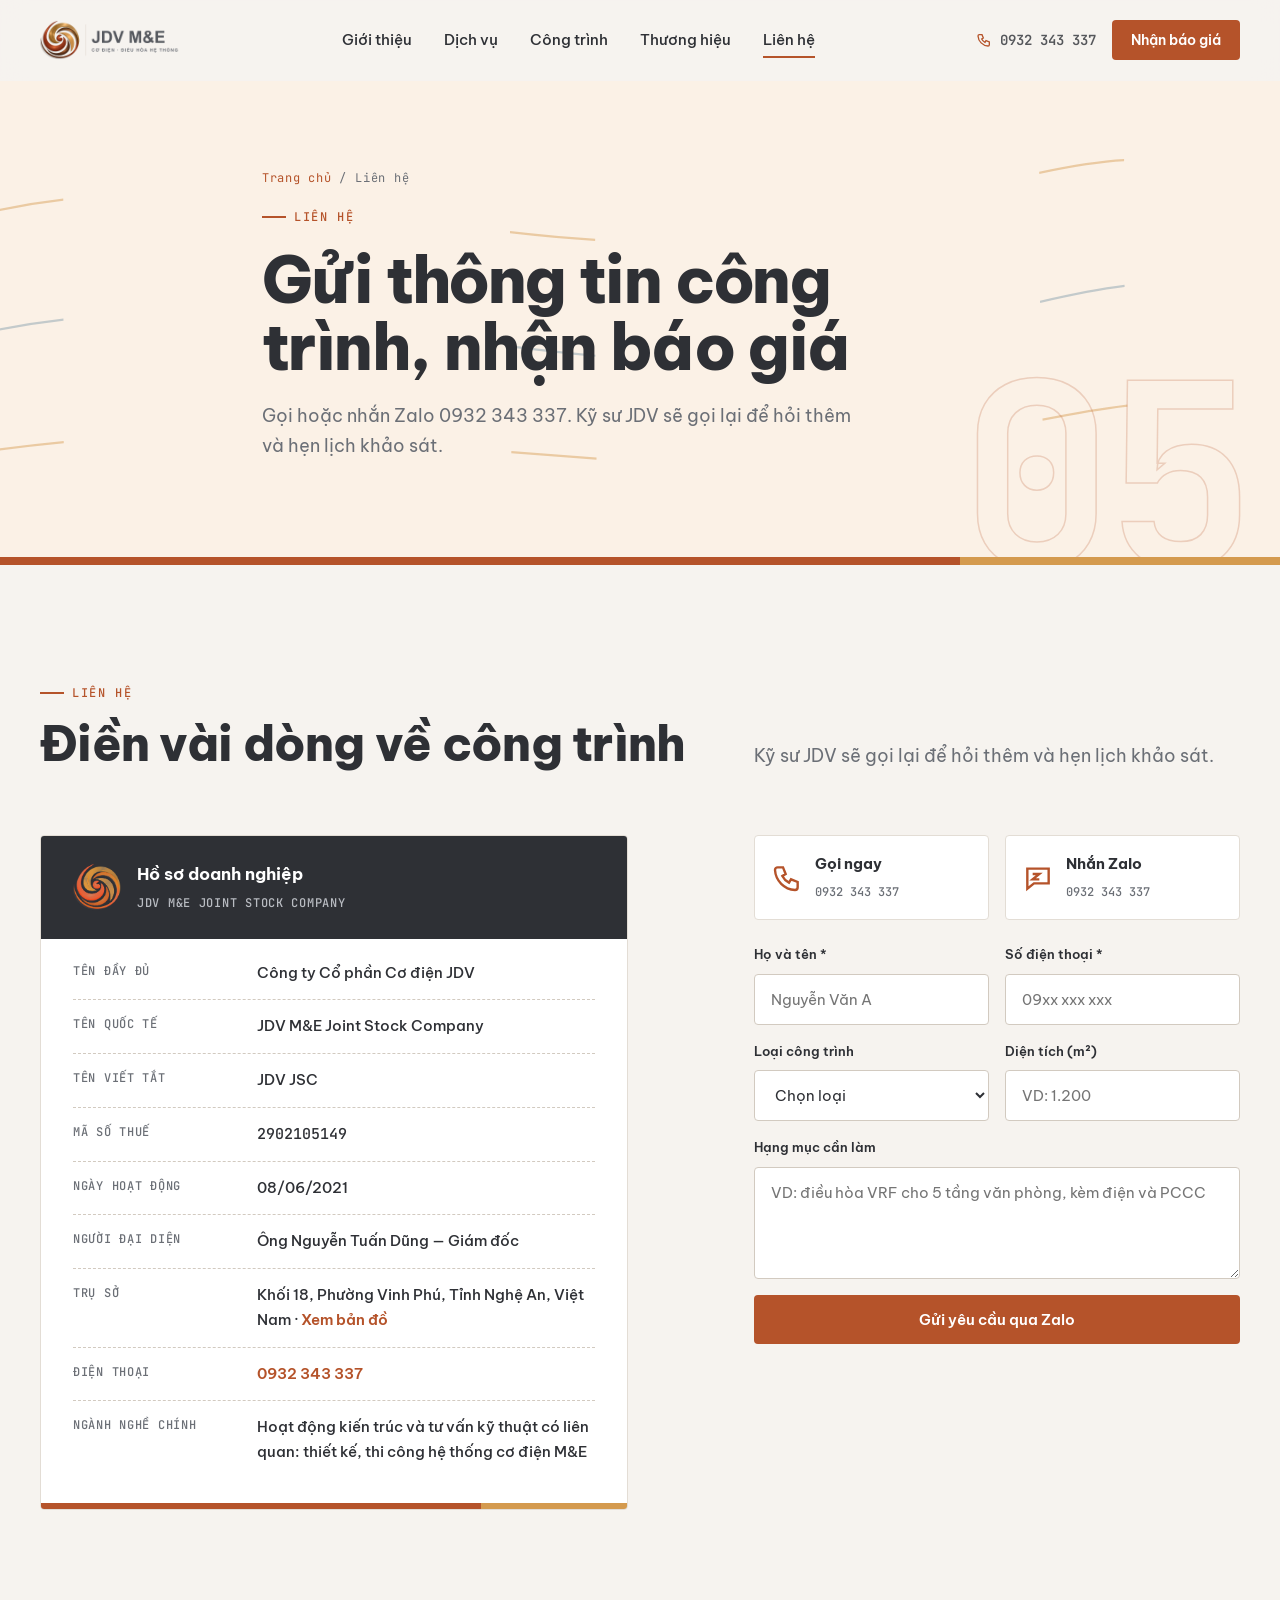
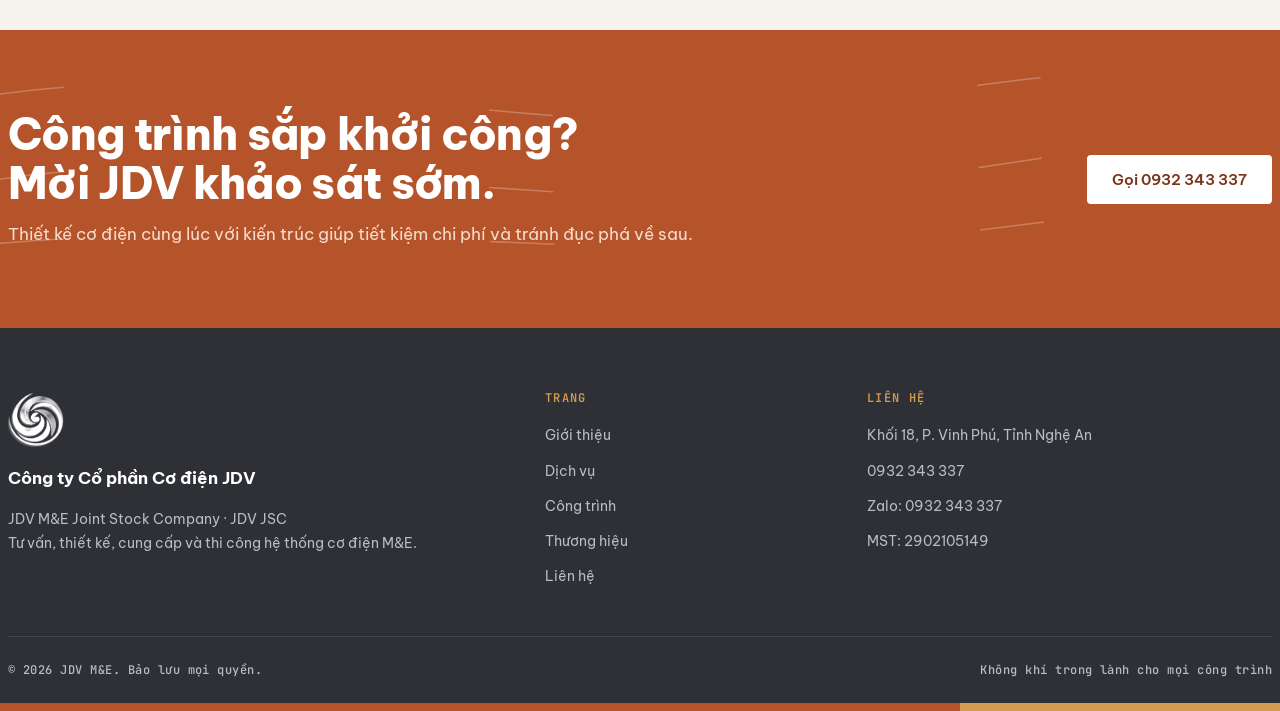
<file: lien-he.html>
<!doctype html>
<html lang="vi">
<head>
<meta charset="utf-8">
<meta name="viewport" content="width=device-width,initial-scale=1">
<title>Liên hệ &amp; báo giá — JDV M&amp;E</title>
<meta name="description" content="Liên hệ JDV M&amp;E: Khối 18, Phường Vinh Phú, Tỉnh Nghệ An · 0932 343 337 · Zalo. Gửi thông tin công trình để nhận báo giá.">
<meta name="robots" content="noindex, nofollow">
<meta name="theme-color" content="#B5532A">
<meta property="og:type" content="website">
<meta property="og:title" content="Liên hệ &amp; báo giá — JDV M&amp;E">
<meta property="og:description" content="Liên hệ JDV M&amp;E: Khối 18, Phường Vinh Phú, Tỉnh Nghệ An · 0932 343 337 · Zalo. Gửi thông tin công trình để nhận báo giá.">
<link rel="icon" type="image/png" href="assets/img/favicon.png">
<link rel="apple-touch-icon" href="assets/img/apple-touch-icon.png">
<link rel="preconnect" href="https://fonts.googleapis.com">
<link rel="preconnect" href="https://fonts.gstatic.com" crossorigin>
<link href="https://fonts.googleapis.com/css2?family=Be+Vietnam+Pro:wght@300;400;500;600;700;800&family=JetBrains+Mono:wght@500;600;700&display=swap" rel="stylesheet">
<link rel="stylesheet" href="assets/css/style.css">
<link rel="stylesheet" href="assets/css/pages.css">
<script type="application/ld+json">
{"@context":"https://schema.org","@type":"HVACBusiness","name":"Công ty Cổ phần Cơ điện JDV","alternateName":["JDV M&E Joint Stock Company","JDV JSC","JDV M&E"],"taxID":"2902105149","foundingDate":"2021-06-08","telephone":"+84932343337","address":{"@type":"PostalAddress","streetAddress":"Khối 18, Phường Vinh Phú","addressRegion":"Nghệ An","addressCountry":"VN"},"areaServed":"Nghệ An"}
</script>
</head>
<body>
<a class="skip" href="#main">Bỏ qua tới nội dung</a>

<header class="hdr" id="hdr">
  <div class="wrap hdr-in">
    <a class="logo" href="index.html" aria-label="JDV M&amp;E — Trang chủ"><img src="assets/img/logo-ngang.png" alt="JDV M&amp;E" width="141" height="40"></a>
    <nav class="nav" aria-label="Menu chính">
      <a class="nav-home" href="index.html">Trang chủ</a>
      <a href="gioi-thieu.html">Giới thiệu</a>
      <a href="dich-vu.html">Dịch vụ</a>
      <a href="du-an.html">Công trình</a>
      <a href="thuong-hieu.html">Thương hiệu</a>
      <a href="lien-he.html" class="on" aria-current="page">Liên hệ</a>
    </nav>
    <div class="hdr-r">
      <a class="hdr-tel" href="tel:0932343337"><svg viewBox="0 0 24 24" fill="none" stroke="currentColor" stroke-width="2"><path d="M5 4h4l2 5-2.5 1.5a11 11 0 0 0 5 5L15 13l5 2v4a2 2 0 0 1-2 2A16 16 0 0 1 3 6a2 2 0 0 1 2-2"/></svg>0932 343 337</a>
      <a class="btn btn-p" href="lien-he.html#bao-gia">Nhận báo giá</a>
      <button class="menu" type="button" aria-label="Mở menu" aria-expanded="false"><i></i><i></i><i></i></button>
    </div>
  </div>
  <div class="prog" id="prog"></div>
</header>

<main id="main">
<section class="phero">
  <svg class="phero-wind" viewBox="0 0 1200 320" preserveAspectRatio="none" aria-hidden="true"><path d="M-20 90 C260 40 520 150 820 90 S1100 50 1220 100"/><path d="M-20 170 C300 120 560 230 860 170 S1120 140 1220 180"/><path d="M-20 250 C340 210 600 290 900 240 S1130 230 1220 260"/></svg>
  <div class="phero-no mono" aria-hidden="true">05</div>
  <div class="wrap phero-in">
    <nav class="crumbs mono" aria-label="Đường dẫn"><a href="index.html">Trang chủ</a><span>/</span><span aria-current="page">Liên hệ</span></nav>
    <div class="eyebrow">Liên hệ</div>
    <h1>Gửi thông tin công trình, nhận báo giá</h1>
    <p class="lead">Gọi hoặc nhắn Zalo 0932 343 337. Kỹ sư JDV sẽ gọi lại để hỏi thêm và hẹn lịch khảo sát.</p>
  </div>
</section>
<div class="band"><i></i><b></b></div>
<section class="sec" id="bao-gia">
  <div class="wrap">
    <div class="sec-head">
      <div><div class="eyebrow rv">Liên hệ</div><h2 class="h2 rv d1">Điền vài dòng về công trình</h2></div>
      <p class="lead rv d2">Kỹ sư JDV sẽ gọi lại để hỏi thêm và hẹn lịch khảo sát.</p>
    </div>
    <div class="contact-g">
      <div class="plate rv" id="ho-so">
        <div class="plate-h"><img src="assets/img/mark-reverse.png" alt="" width="48" height="48"><div><b>Hồ sơ doanh nghiệp</b><span>JDV M&amp;E JOINT STOCK COMPANY</span></div></div>
        <dl>
          <div><dt>Tên đầy đủ</dt><dd>Công ty Cổ phần Cơ điện JDV</dd></div>
          <div><dt>Tên quốc tế</dt><dd>JDV M&amp;E Joint Stock Company</dd></div>
          <div><dt>Tên viết tắt</dt><dd>JDV JSC</dd></div>
          <div><dt>Mã số thuế</dt><dd class="mono">2902105149</dd></div>
          <div><dt>Ngày hoạt động</dt><dd>08/06/2021</dd></div>
          <div><dt>Người đại diện</dt><dd>Ông Nguyễn Tuấn Dũng — Giám đốc</dd></div>
          <div><dt>Trụ sở</dt><dd>Khối 18, Phường Vinh Phú, Tỉnh Nghệ An, Việt Nam · <a href="https://www.google.com/maps/search/?api=1&amp;query=Kh%E1%BB%91i+18+Ph%C6%B0%E1%BB%9Dng+Vinh+Ph%C3%BA+Ngh%E1%BB%87+An" target="_blank" rel="noopener">Xem bản đồ</a></dd></div>
          <div><dt>Điện thoại</dt><dd><a href="tel:0932343337">0932 343 337</a></dd></div>
          <div><dt>Ngành nghề chính</dt><dd>Hoạt động kiến trúc và tư vấn kỹ thuật có liên quan: thiết kế, thi công hệ thống cơ điện M&amp;E</dd></div>
        </dl>
        <div class="band"><i></i><b></b></div>
      </div>

      <div class="form-c">
        <div class="quick rv">
          <a class="qbtn" href="tel:0932343337"><svg viewBox="0 0 24 24" fill="none" stroke="currentColor" stroke-width="1.8"><path d="M5 4h4l2 5-2.5 1.5a11 11 0 0 0 5 5L15 13l5 2v4a2 2 0 0 1-2 2A16 16 0 0 1 3 6a2 2 0 0 1 2-2"/></svg><div><b>Gọi ngay</b><span>0932 343 337</span></div></a>
          <a class="qbtn" href="https://zalo.me/0932343337" target="_blank" rel="noopener"><svg viewBox="0 0 24 24" fill="none" stroke="currentColor" stroke-width="1.8"><path d="M4 5h16v11H9l-5 4z"/><path d="M8 9h5l-5 4h5"/></svg><div><b>Nhắn Zalo</b><span>0932 343 337</span></div></a>
        </div>
        <form class="form rv d1" id="quoteForm" novalidate>
          <div class="row2">
            <div class="fld"><label for="f1">Họ và tên *</label><input id="f1" required autocomplete="name" data-label="Họ tên" placeholder="Nguyễn Văn A"></div>
            <div class="fld"><label for="f2">Số điện thoại *</label><input id="f2" type="tel" required autocomplete="tel" inputmode="tel" pattern="[0-9 +.]{9,15}" data-label="Điện thoại" placeholder="09xx xxx xxx"></div>
          </div>
          <div class="row2">
            <div class="fld"><label for="f3">Loại công trình</label><select id="f3" data-label="Loại công trình"><option value="">Chọn loại</option><option>Văn phòng / toà nhà</option><option>Khách sạn / nhà hàng</option><option>Bệnh viện / trường học</option><option>Nhà xưởng / kho</option><option>Biệt thự / nhà phố</option><option>Khác</option></select></div>
            <div class="fld"><label for="f4">Diện tích (m²)</label><input id="f4" inputmode="numeric" data-label="Diện tích (m²)" placeholder="VD: 1.200"></div>
          </div>
          <div class="fld"><label for="f5">Hạng mục cần làm</label><textarea id="f5" data-label="Nội dung" placeholder="VD: điều hòa VRF cho 5 tầng văn phòng, kèm điện và PCCC"></textarea></div>
          <button class="btn btn-p" type="submit">Gửi yêu cầu qua Zalo</button>
        </form>
        <div class="form-ok" id="formOk" role="status">
          <b>Đã chép nội dung yêu cầu</b>
          <p>Zalo của JDV vừa mở trong thẻ mới. Anh chị dán nội dung vào khung chat và gửi, hoặc gọi thẳng <a class="tlink" href="tel:0932343337">0932 343 337</a>.</p>
          <pre id="okText" class="mono" style="white-space:pre-wrap;font-size:12px;background:var(--cream);padding:12px;border-radius:4px;margin:0"></pre>
          <button class="btn btn-o" type="button" id="again">Sửa lại</button>
        </div>
      </div>
    </div>
  </div>
</section>

<section class="cta">
  <svg class="wind" viewBox="0 0 1200 240" preserveAspectRatio="none" aria-hidden="true"><path d="M0 60 C300 20 500 120 800 70 S1100 40 1200 80"/><path d="M0 140 C250 100 550 190 850 140 S1100 110 1200 150"/><path d="M0 200 C350 170 600 230 900 190 S1120 180 1200 210"/></svg>
  <div class="wrap cta-in">
    <div><h2>Công trình sắp khởi công? Mời JDV khảo sát sớm.</h2><p>Thiết kế cơ điện cùng lúc với kiến trúc giúp tiết kiệm chi phí và tránh đục phá về sau.</p></div>
    <a class="btn btn-w" href="tel:0932343337">Gọi 0932 343 337</a>
    
  </div>
</section>
</main>

<footer class="ftr">
  <div class="wrap ftr-g">
    <div class="ftr-b"><img src="assets/img/mark-mono-white.png" alt="" width="56" height="56"><b>Công ty Cổ phần Cơ điện JDV</b><p>JDV M&amp;E Joint Stock Company · JDV JSC<br>Tư vấn, thiết kế, cung cấp và thi công hệ thống cơ điện M&amp;E.</p></div>
    <div class="ftr-c"><h4>Trang</h4><a href="gioi-thieu.html">Giới thiệu</a><a href="dich-vu.html">Dịch vụ</a><a href="du-an.html">Công trình</a><a href="thuong-hieu.html">Thương hiệu</a><a href="lien-he.html">Liên hệ</a></div>
    <div class="ftr-c"><h4>Liên hệ</h4><span>Khối 18, P. Vinh Phú, Tỉnh Nghệ An</span><a href="tel:0932343337">0932 343 337</a><a href="https://zalo.me/0932343337" target="_blank" rel="noopener">Zalo: 0932 343 337</a><span>MST: 2902105149</span></div>
  </div>
  <div class="wrap ftr-bt"><span>© <span id="yr">2026</span> JDV M&amp;E. Bảo lưu mọi quyền.</span><span>Không khí trong lành cho mọi công trình</span></div>
  <div class="band"><i></i><b></b></div>
</footer>

<div class="fab"><a class="z" href="https://zalo.me/0932343337" target="_blank" rel="noopener" aria-label="Nhắn Zalo"><svg viewBox="0 0 24 24" fill="none" stroke="currentColor" stroke-width="2"><path d="M4 5h16v11H9l-5 4z"/></svg></a><a href="tel:0932343337" aria-label="Gọi 0932 343 337"><svg viewBox="0 0 24 24" fill="none" stroke="currentColor" stroke-width="2"><path d="M5 4h4l2 5-2.5 1.5a11 11 0 0 0 5 5L15 13l5 2v4a2 2 0 0 1-2 2A16 16 0 0 1 3 6a2 2 0 0 1 2-2"/></svg></a></div>

<script src="assets/js/building.js"></script>
<script src="assets/js/main.js"></script>
</body>
</html>
</file>
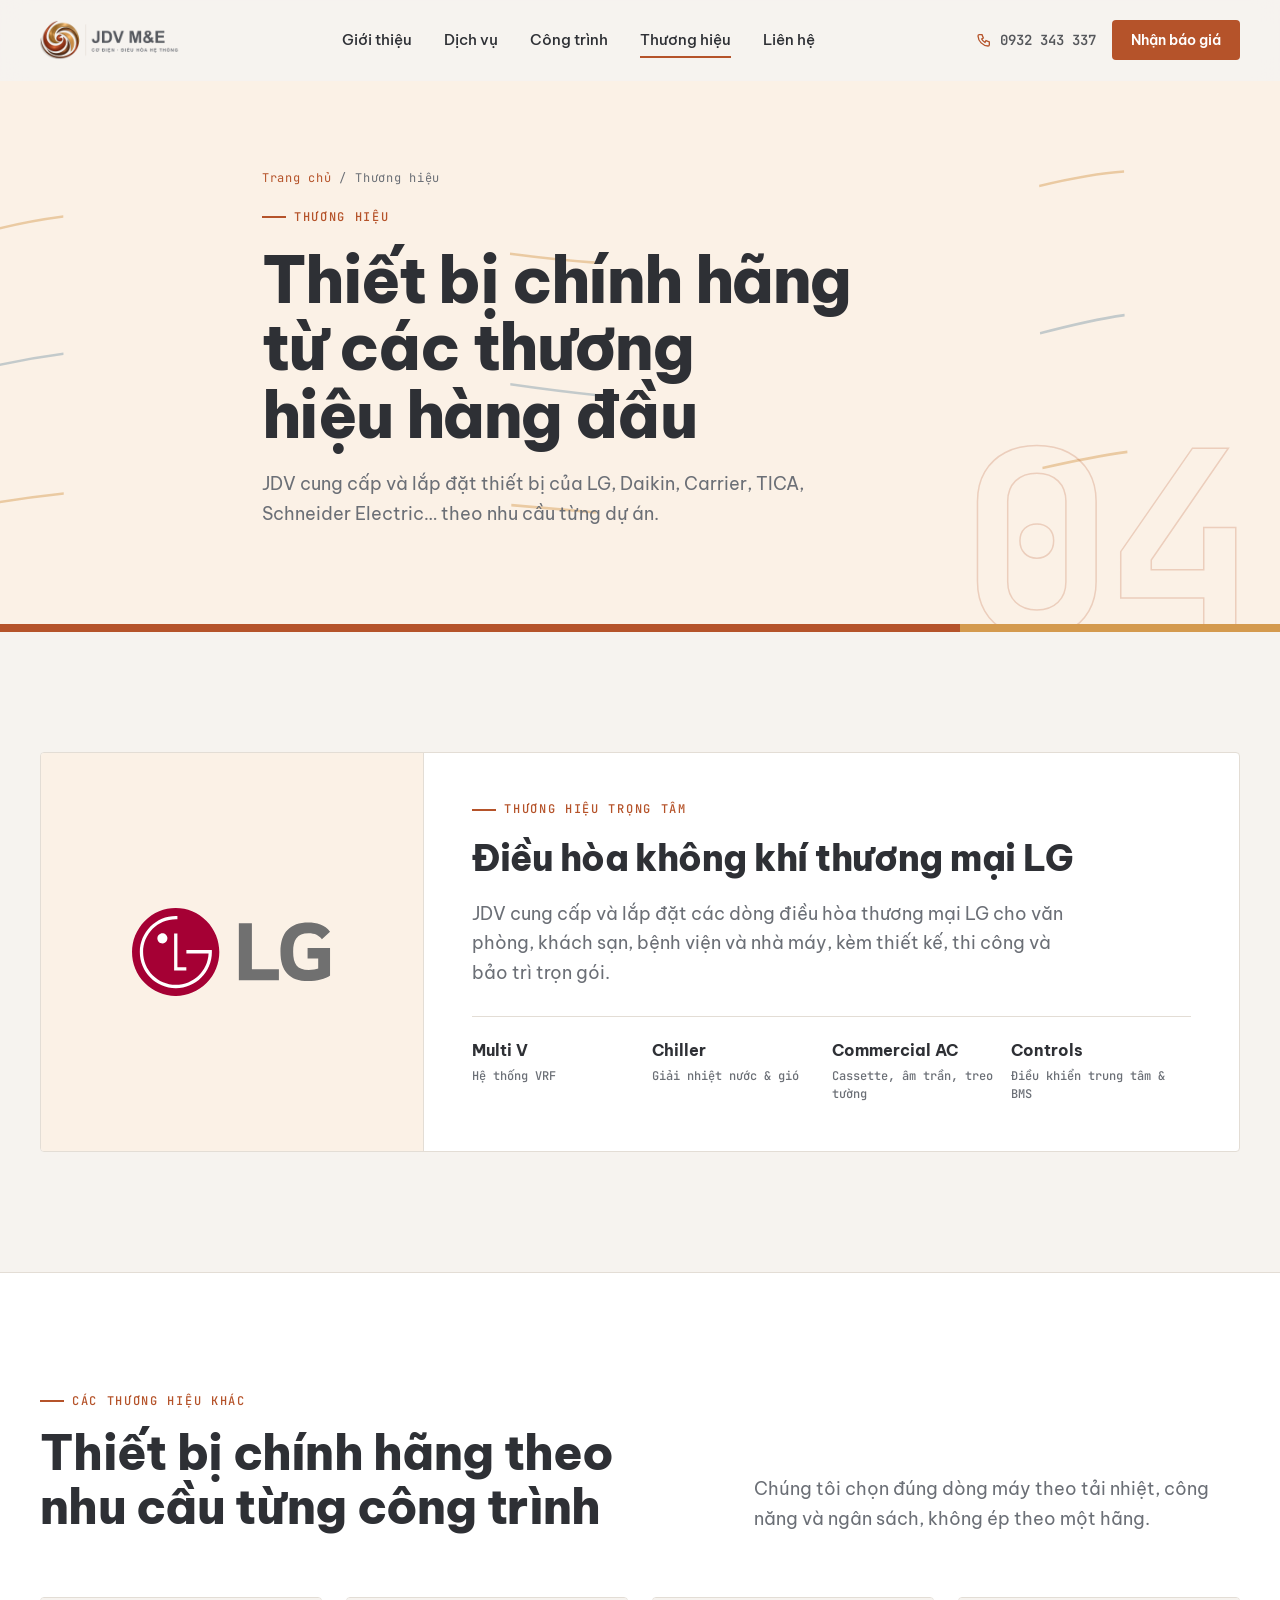
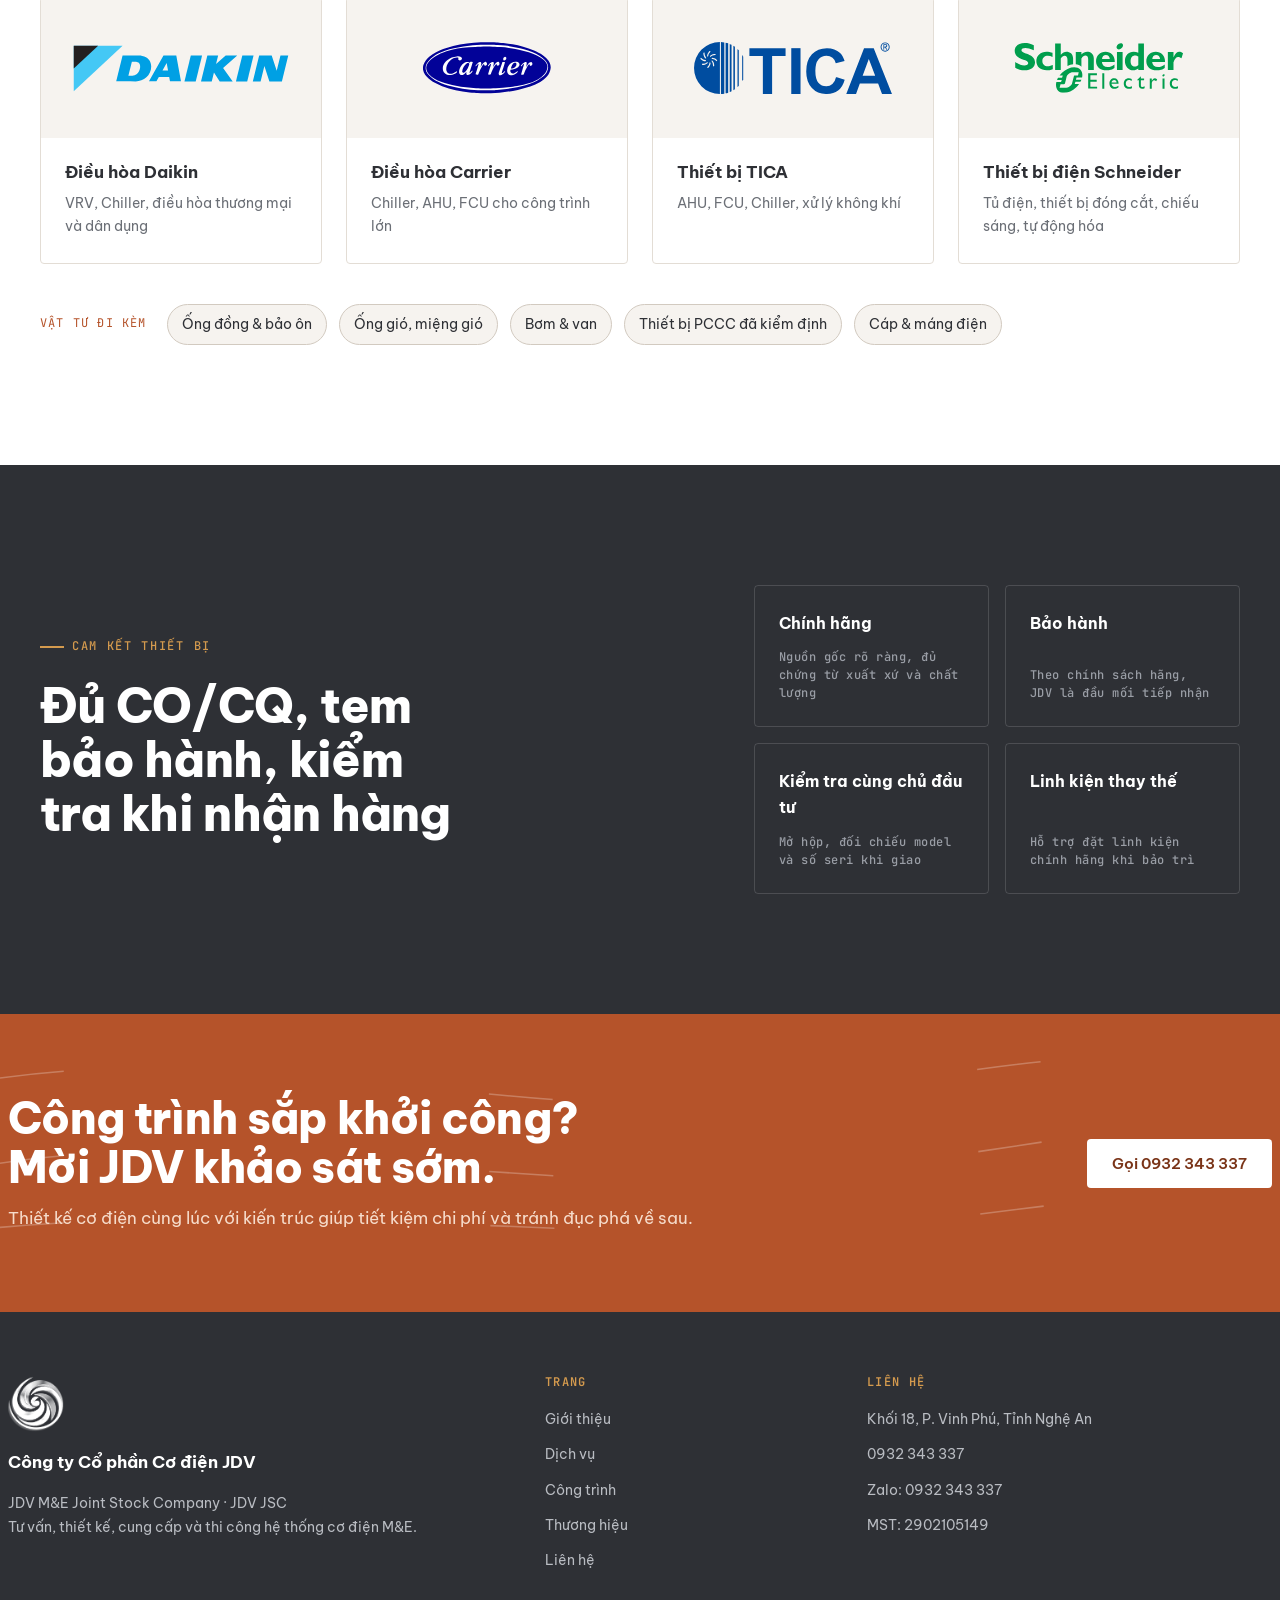
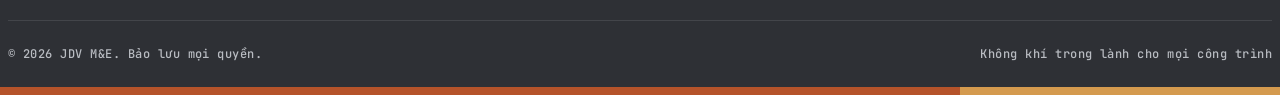
<file: thuong-hieu.html>
<!doctype html>
<html lang="vi">
<head>
<meta charset="utf-8">
<meta name="viewport" content="width=device-width,initial-scale=1">
<title>Thương hiệu thiết bị — JDV M&amp;E</title>
<meta name="description" content="JDV M&amp;E cung cấp và lắp đặt thiết bị chính hãng: điều hòa LG, Daikin, Carrier, TICA và thiết bị điện Schneider Electric.">
<meta name="robots" content="noindex, nofollow">
<meta name="theme-color" content="#B5532A">
<meta property="og:type" content="website">
<meta property="og:title" content="Thương hiệu thiết bị — JDV M&amp;E">
<meta property="og:description" content="JDV M&amp;E cung cấp và lắp đặt thiết bị chính hãng: điều hòa LG, Daikin, Carrier, TICA và thiết bị điện Schneider Electric.">
<link rel="icon" type="image/png" href="assets/img/favicon.png">
<link rel="apple-touch-icon" href="assets/img/apple-touch-icon.png">
<link rel="preconnect" href="https://fonts.googleapis.com">
<link rel="preconnect" href="https://fonts.gstatic.com" crossorigin>
<link href="https://fonts.googleapis.com/css2?family=Be+Vietnam+Pro:wght@300;400;500;600;700;800&family=JetBrains+Mono:wght@500;600;700&display=swap" rel="stylesheet">
<link rel="stylesheet" href="assets/css/style.css">
<link rel="stylesheet" href="assets/css/pages.css">
<script type="application/ld+json">
{"@context":"https://schema.org","@type":"HVACBusiness","name":"Công ty Cổ phần Cơ điện JDV","alternateName":["JDV M&E Joint Stock Company","JDV JSC","JDV M&E"],"taxID":"2902105149","foundingDate":"2021-06-08","telephone":"+84932343337","address":{"@type":"PostalAddress","streetAddress":"Khối 18, Phường Vinh Phú","addressRegion":"Nghệ An","addressCountry":"VN"},"areaServed":"Nghệ An"}
</script>
</head>
<body>
<a class="skip" href="#main">Bỏ qua tới nội dung</a>

<header class="hdr" id="hdr">
  <div class="wrap hdr-in">
    <a class="logo" href="index.html" aria-label="JDV M&amp;E — Trang chủ"><img src="assets/img/logo-ngang.png" alt="JDV M&amp;E" width="141" height="40"></a>
    <nav class="nav" aria-label="Menu chính">
      <a class="nav-home" href="index.html">Trang chủ</a>
      <a href="gioi-thieu.html">Giới thiệu</a>
      <a href="dich-vu.html">Dịch vụ</a>
      <a href="du-an.html">Công trình</a>
      <a href="thuong-hieu.html" class="on" aria-current="page">Thương hiệu</a>
      <a href="lien-he.html">Liên hệ</a>
    </nav>
    <div class="hdr-r">
      <a class="hdr-tel" href="tel:0932343337"><svg viewBox="0 0 24 24" fill="none" stroke="currentColor" stroke-width="2"><path d="M5 4h4l2 5-2.5 1.5a11 11 0 0 0 5 5L15 13l5 2v4a2 2 0 0 1-2 2A16 16 0 0 1 3 6a2 2 0 0 1 2-2"/></svg>0932 343 337</a>
      <a class="btn btn-p" href="lien-he.html#bao-gia">Nhận báo giá</a>
      <button class="menu" type="button" aria-label="Mở menu" aria-expanded="false"><i></i><i></i><i></i></button>
    </div>
  </div>
  <div class="prog" id="prog"></div>
</header>

<main id="main">
<section class="phero">
  <svg class="phero-wind" viewBox="0 0 1200 320" preserveAspectRatio="none" aria-hidden="true"><path d="M-20 90 C260 40 520 150 820 90 S1100 50 1220 100"/><path d="M-20 170 C300 120 560 230 860 170 S1120 140 1220 180"/><path d="M-20 250 C340 210 600 290 900 240 S1130 230 1220 260"/></svg>
  <div class="phero-no mono" aria-hidden="true">04</div>
  <div class="wrap phero-in">
    <nav class="crumbs mono" aria-label="Đường dẫn"><a href="index.html">Trang chủ</a><span>/</span><span aria-current="page">Thương hiệu</span></nav>
    <div class="eyebrow">Thương hiệu</div>
    <h1>Thiết bị chính hãng từ các thương hiệu hàng đầu</h1>
    <p class="lead">JDV cung cấp và lắp đặt thiết bị của LG, Daikin, Carrier, TICA, Schneider Electric… theo nhu cầu từng dự án.</p>
  </div>
</section>
<div class="band"><i></i><b></b></div>
<section class="sec" id="lg">
  <div class="wrap">
    <div class="bfeat rv">
      <div class="bfeat-logo"><img src="assets/img/logo-lg.svg" alt="LG" width="160" height="70"></div>
      <div class="bfeat-txt">
        <div class="eyebrow">Thương hiệu trọng tâm</div>
        <h2 class="h2">Điều hòa không khí thương mại LG</h2>
        <p class="lead">JDV cung cấp và lắp đặt các dòng điều hòa thương mại LG cho văn phòng, khách sạn, bệnh viện và nhà máy, kèm thiết kế, thi công và bảo trì trọn gói.</p>
        <div class="bfeat-g">
          <div><b>Multi V</b><span>Hệ thống VRF</span></div>
          <div><b>Chiller</b><span>Giải nhiệt nước &amp; gió</span></div>
          <div><b>Commercial AC</b><span>Cassette, âm trần, treo tường</span></div>
          <div><b>Controls</b><span>Điều khiển trung tâm &amp; BMS</span></div>
        </div>
      </div>
    </div>
  </div>
</section>
<section class="sec bsec">
  <div class="wrap">
    <div class="sec-head">
      <div><div class="eyebrow rv">Các thương hiệu khác</div><h2 class="h2 rv d1">Thiết bị chính hãng theo nhu cầu từng công trình</h2></div>
      <p class="lead rv d2">Chúng tôi chọn đúng dòng máy theo tải nhiệt, công năng và ngân sách, không ép theo một hãng.</p>
    </div>
    <div class="bcs"><article class="bc rv" id="daikin"><div class="bc-logo"><img src="assets/img/logo-daikin.svg" alt="Daikin" loading="lazy"></div><div class="bc-t"><b>Điều hòa Daikin</b><span>VRV, Chiller, điều hòa thương mại và dân dụng</span></div></article><article class="bc rv" id="carrier"><div class="bc-logo"><img src="assets/img/logo-carrier.svg" alt="Carrier" loading="lazy"></div><div class="bc-t"><b>Điều hòa Carrier</b><span>Chiller, AHU, FCU cho công trình lớn</span></div></article><article class="bc rv" id="tica"><div class="bc-logo"><img src="assets/img/logo-tica.svg" alt="TICA" loading="lazy"></div><div class="bc-t"><b>Thiết bị TICA</b><span>AHU, FCU, Chiller, xử lý không khí</span></div></article><article class="bc rv" id="schneider"><div class="bc-logo"><img src="assets/img/logo-schneider.svg" alt="Schneider Electric" loading="lazy"></div><div class="bc-t"><b>Thiết bị điện Schneider</b><span>Tủ điện, thiết bị đóng cắt, chiếu sáng, tự động hóa</span></div></article></div>
    <div class="chips rv"><span class="mono">VẬT TƯ ĐI KÈM</span><i>Ống đồng &amp; bảo ôn</i><i>Ống gió, miệng gió</i><i>Bơm &amp; van</i><i>Thiết bị PCCC đã kiểm định</i><i>Cáp &amp; máng điện</i></div>
  </div>
</section>
<section class="sec brands">
  <div class="wrap brand-g">
    <div class="brand-l">
      <div class="eyebrow rv">Cam kết thiết bị</div>
      <h2 class="h2 rv d1">Đủ CO/CQ, tem bảo hành, kiểm tra khi nhận hàng</h2>
    </div>
    <div class="brand-r">
      <div class="bcard rv"><b>Chính hãng</b><span>Nguồn gốc rõ ràng, đủ chứng từ xuất xứ và chất lượng</span></div>
      <div class="bcard rv d1"><b>Bảo hành</b><span>Theo chính sách hãng, JDV là đầu mối tiếp nhận</span></div>
      <div class="bcard rv d2"><b>Kiểm tra cùng chủ đầu tư</b><span>Mở hộp, đối chiếu model và số seri khi giao</span></div>
      <div class="bcard rv d3"><b>Linh kiện thay thế</b><span>Hỗ trợ đặt linh kiện chính hãng khi bảo trì</span></div>
    </div>
  </div>
</section>
<section class="cta">
  <svg class="wind" viewBox="0 0 1200 240" preserveAspectRatio="none" aria-hidden="true"><path d="M0 60 C300 20 500 120 800 70 S1100 40 1200 80"/><path d="M0 140 C250 100 550 190 850 140 S1100 110 1200 150"/><path d="M0 200 C350 170 600 230 900 190 S1120 180 1200 210"/></svg>
  <div class="wrap cta-in">
    <div><h2>Công trình sắp khởi công? Mời JDV khảo sát sớm.</h2><p>Thiết kế cơ điện cùng lúc với kiến trúc giúp tiết kiệm chi phí và tránh đục phá về sau.</p></div>
    <a class="btn btn-w" href="tel:0932343337">Gọi 0932 343 337</a>
    
  </div>
</section>
</main>

<footer class="ftr">
  <div class="wrap ftr-g">
    <div class="ftr-b"><img src="assets/img/mark-mono-white.png" alt="" width="56" height="56"><b>Công ty Cổ phần Cơ điện JDV</b><p>JDV M&amp;E Joint Stock Company · JDV JSC<br>Tư vấn, thiết kế, cung cấp và thi công hệ thống cơ điện M&amp;E.</p></div>
    <div class="ftr-c"><h4>Trang</h4><a href="gioi-thieu.html">Giới thiệu</a><a href="dich-vu.html">Dịch vụ</a><a href="du-an.html">Công trình</a><a href="thuong-hieu.html">Thương hiệu</a><a href="lien-he.html">Liên hệ</a></div>
    <div class="ftr-c"><h4>Liên hệ</h4><span>Khối 18, P. Vinh Phú, Tỉnh Nghệ An</span><a href="tel:0932343337">0932 343 337</a><a href="https://zalo.me/0932343337" target="_blank" rel="noopener">Zalo: 0932 343 337</a><span>MST: 2902105149</span></div>
  </div>
  <div class="wrap ftr-bt"><span>© <span id="yr">2026</span> JDV M&amp;E. Bảo lưu mọi quyền.</span><span>Không khí trong lành cho mọi công trình</span></div>
  <div class="band"><i></i><b></b></div>
</footer>

<div class="fab"><a class="z" href="https://zalo.me/0932343337" target="_blank" rel="noopener" aria-label="Nhắn Zalo"><svg viewBox="0 0 24 24" fill="none" stroke="currentColor" stroke-width="2"><path d="M4 5h16v11H9l-5 4z"/></svg></a><a href="tel:0932343337" aria-label="Gọi 0932 343 337"><svg viewBox="0 0 24 24" fill="none" stroke="currentColor" stroke-width="2"><path d="M5 4h4l2 5-2.5 1.5a11 11 0 0 0 5 5L15 13l5 2v4a2 2 0 0 1-2 2A16 16 0 0 1 3 6a2 2 0 0 1 2-2"/></svg></a></div>

<script src="assets/js/building.js"></script>
<script src="assets/js/main.js"></script>
</body>
</html>
</file>
<file: assets/css/style.css>
/* JDV M&E — website v1 · "Mặt cắt sống"
   Theo cẩm nang nhận diện v4: nền kem, chữ Graphite, Copper chính, Bronze Gold nhấn,
   Be Vietnam Pro + JetBrains Mono, bo 4px, lưới 12 cột 1200px, khoảng cách bội số 8. */
:root{
  --cream:#F6F3EF; --cream2:#FBF1E6; --white:#fff;
  --ink:#2E3035; --gray:#55575B; --muted:#6B6F76; --steel:#8A8D93;
  --line:#E3DDD5; --line2:#D2CAC0;
  --copper:#B5532A; --copper-d:#7A3418; --gold:#D49A4E;
  --air:#7F9AA8; --fire:#B23A26;
  --r:4px; --max:1200px; --gut:32px;
  --mono:'JetBrains Mono',ui-monospace,monospace;
  --sans:'Be Vietnam Pro',system-ui,-apple-system,'Segoe UI',sans-serif;
  --ease:cubic-bezier(.2,.7,.2,1);
}
*{box-sizing:border-box}
html{scroll-behavior:smooth;-webkit-text-size-adjust:100%}
body{margin:0;background:var(--cream);color:var(--ink);font:400 16px/1.65 var(--sans);overflow-x:hidden}
img,svg{display:block;max-width:100%}
a{color:inherit}
h1,h2,h3,h4{margin:0;font-weight:700;letter-spacing:-.015em;line-height:1.12;text-wrap:balance}
p{margin:0}
.wrap{max-width:calc(var(--max) + var(--gut)*2);margin:0 auto;padding:0 var(--gut)}
.mono{font-family:var(--mono)}
.eyebrow{font:500 12px/1.4 var(--mono);letter-spacing:.14em;text-transform:uppercase;color:var(--copper);display:flex;align-items:center;gap:8px}
.eyebrow::before{content:"";width:24px;height:2px;background:var(--copper)}
.h2{font-size:clamp(30px,4vw,48px);font-weight:800}
.lead{font-size:18px;color:var(--muted);max-width:600px}
.sec{padding:120px 0;position:relative}
.sec-head{display:grid;grid-template-columns:repeat(12,1fr);gap:24px;margin-bottom:64px;align-items:end}
.sec-head>div:first-child{grid-column:span 7;display:flex;flex-direction:column;gap:16px}
.sec-head>.lead{grid-column:8/span 5}
.skip{position:absolute;left:-9999px}.skip:focus{left:16px;top:16px;z-index:99;background:var(--ink);color:#fff;padding:8px 16px}

/* dải Copper 3 + Gold 1 */
.band{display:flex;height:8px}.band i{flex:3;background:var(--copper)}.band b{flex:1;background:var(--gold)}

/* nút */
.btn{display:inline-flex;align-items:center;gap:8px;font:600 15px/1 var(--sans);padding:16px 24px;border-radius:var(--r);text-decoration:none;border:1.5px solid transparent;cursor:pointer;transition:background .2s,color .2s,border-color .2s,transform .2s}
.btn-p{background:var(--copper);color:#fff}.btn-p:hover{background:var(--copper-d)}
.btn-o{border-color:var(--copper);color:var(--copper);background:transparent}.btn-o:hover{background:var(--copper);color:#fff}
.btn-w{background:#fff;color:var(--copper-d)}.btn-w:hover{background:var(--cream2)}
.btn svg{width:18px;height:18px}
.tlink{font-weight:600;color:var(--copper);text-decoration:none;border-bottom:1.5px solid currentColor;padding-bottom:2px}
.tlink:hover{color:var(--copper-d)}

/* ---------- đầu trang ---------- */
.hdr{position:sticky;top:0;z-index:50;background:rgba(246,243,239,.86);backdrop-filter:blur(12px);-webkit-backdrop-filter:blur(12px);border-bottom:1px solid transparent;transition:border-color .3s,background .3s}
.hdr.sc{border-color:var(--line);background:rgba(246,243,239,.96)}
.hdr-in{display:flex;align-items:center;justify-content:space-between;gap:24px;height:80px}
.logo img{height:40px;width:auto}
.nav{display:flex;gap:32px;font-size:15px;font-weight:500}
.nav a{text-decoration:none;position:relative;padding:8px 0;white-space:nowrap}
.nav a::after{content:"";position:absolute;left:0;right:100%;bottom:2px;height:2px;background:var(--copper);transition:right .3s var(--ease)}
.nav a:hover::after,.nav a.on::after{right:0}
.hdr-r{display:flex;align-items:center;gap:16px}
.hdr-tel{font:600 14px/1 var(--mono);text-decoration:none;color:var(--gray);display:flex;gap:8px;align-items:center}
.hdr-tel svg{width:16px;height:16px;color:var(--copper)}
.hdr .btn{padding:12px 18px;font-size:14px}
.menu{display:none;width:48px;height:48px;border:1px solid var(--line2);border-radius:var(--r);background:#fff;cursor:pointer;align-items:center;justify-content:center;flex-direction:column;gap:5px}
.menu i{width:20px;height:2px;background:var(--ink);transition:transform .3s,opacity .3s}
.hdr.open .menu i:nth-child(1){transform:translateY(7px) rotate(45deg)}
.hdr.open .menu i:nth-child(2){opacity:0}
.hdr.open .menu i:nth-child(3){transform:translateY(-7px) rotate(-45deg)}
.prog{position:absolute;left:0;bottom:-1px;height:2px;width:100%;background:linear-gradient(90deg,var(--copper) 75%,var(--gold) 75%);transform-origin:left;transform:scaleX(0)}

/* ---------- hero ---------- */
.hero{position:relative;background:var(--cream2);overflow:hidden;padding:72px 0 96px}
.hero canvas{position:absolute;inset:0;width:100%;height:100%;pointer-events:none}
.hero-arc{position:absolute;border-radius:50%;border:2px solid rgba(212,154,78,.28);border-bottom-color:transparent;border-left-color:transparent;pointer-events:none}
.hero-in{position:relative;display:grid;grid-template-columns:repeat(12,1fr);gap:24px;align-items:center}
.hero-txt{grid-column:span 6;display:flex;flex-direction:column;gap:24px}
.hero h1{font-size:clamp(40px,5.6vw,72px);font-weight:800;line-height:1.04;letter-spacing:-.025em}
.hero h1 .ln{display:block;overflow:hidden;padding:.04em 0 .16em;margin-bottom:-.12em}
.hero h1 .ln>span{display:block;transform:translateY(110%);transition:transform 1.1s var(--ease)}
.hero h1 em{font-style:normal;color:var(--copper)}
.ready .hero h1 .ln>span{transform:none}
.ready .hero h1 .ln:nth-child(2)>span{transition-delay:.12s}
.ready .hero h1 .ln:nth-child(3)>span{transition-delay:.24s}
.hero .lead{font-size:19px}
.btns{display:flex;flex-wrap:wrap;gap:16px}
.hero-facts{display:flex;gap:32px;flex-wrap:wrap;padding-top:24px;border-top:1px solid var(--line2);margin-top:8px}
.hero-facts div{display:flex;flex-direction:column;gap:4px}
.hero-facts b{font:600 13px/1.3 var(--mono);color:var(--ink)}
.hero-facts span{font-size:13px;color:var(--muted)}
.hero-vis{grid-column:7/span 6;position:relative}
.fade-up{opacity:0;transform:translateY(24px);transition:opacity .9s var(--ease),transform .9s var(--ease)}
.ready .fade-up{opacity:1;transform:none}
.ready .fade-up.d1{transition-delay:.35s}.ready .fade-up.d2{transition-delay:.5s}.ready .fade-up.d3{transition-delay:.65s}

/* nhiệt kế */
.temp{position:absolute;display:flex;flex-direction:column;gap:2px;background:#fff;border:1px solid var(--line);border-radius:var(--r);padding:12px 16px;box-shadow:0 12px 32px rgba(46,48,53,.08);z-index:2}
.temp small{font:500 11px/1.3 var(--mono);letter-spacing:.1em;color:var(--muted);text-transform:uppercase}
.temp strong{font:700 28px/1 var(--mono);letter-spacing:-.02em}
.temp.out{right:0;top:2%}.temp.out strong{color:var(--gold)}
.temp.in{right:0;bottom:6%}.temp.in strong{color:var(--copper)}
.temp.in .bar{height:4px;background:var(--line);border-radius:2px;overflow:hidden;margin-top:8px}
.temp.in .bar i{display:block;height:100%;width:0;background:linear-gradient(90deg,var(--gold),var(--copper));transition:width 2.4s var(--ease)}

/* ---------- toà nhà SVG ---------- */
.bld{width:100%;height:auto;overflow:visible}
.bld .st{fill:none;stroke:var(--ink);stroke-width:2;stroke-linejoin:round}
.bld .st2{fill:none;stroke:var(--line2);stroke-width:1.2}
.bld .slab{fill:var(--ink)}
.bld .wall{fill:#fff}
.bld .gnd{fill:url(#hatch)}
.bld .dev{fill:#fff;stroke:var(--ink);stroke-width:1.6}
.bld .lbl{font:500 10px var(--mono);fill:var(--muted);letter-spacing:.06em}
.bld .L{transition:opacity .5s var(--ease)}
.bld .ref{fill:none;stroke:var(--copper);stroke-width:2.4;stroke-linecap:round}
.bld .ref.flow{stroke-dasharray:10 10;animation:flow 1.6s linear infinite}
.bld .air{fill:none;stroke:var(--air);stroke-width:1.6;stroke-linecap:round;stroke-dasharray:4 7;animation:flowd 1.8s linear infinite;opacity:.85}
.bld .cab{fill:none;stroke:var(--gold);stroke-width:2;stroke-dasharray:3 5;animation:flow 1s linear infinite}
.bld .lamp{fill:var(--gold)}
.bld .lamp-g{fill:var(--gold);opacity:.18;animation:glow 2.4s ease-in-out infinite}
.bld .wat{fill:none;stroke:var(--steel);stroke-width:2.4;stroke-dasharray:8 6;animation:flowu 1.4s linear infinite;stroke-linecap:round}
.bld .wat-s{fill:none;stroke:var(--steel);stroke-width:2.4}
.bld .fire{fill:none;stroke:var(--fire);stroke-width:2}
.bld .spk{fill:var(--fire)}
.bld .det{fill:#fff;stroke:var(--fire);stroke-width:1.4}
.bld .det-l{fill:var(--fire);animation:blink 2s steps(1) infinite}
.bld .fan{transform-box:fill-box;transform-origin:center;animation:spin 1.1s linear infinite}
.bld .fan.slow{animation-duration:2.6s}
.bld .sun{transform-box:fill-box;transform-origin:center;animation:spin 30s linear infinite}
.bld .heat{fill:none;stroke:var(--gold);stroke-width:1.6;stroke-linecap:round;opacity:.7;stroke-dasharray:3 6;animation:flowd 2.4s linear infinite reverse}
@keyframes flow{to{stroke-dashoffset:-40}}
@keyframes flowd{to{stroke-dashoffset:-22}}
@keyframes flowu{to{stroke-dashoffset:28}}
@keyframes spin{to{transform:rotate(360deg)}}
@keyframes glow{50%{opacity:.42}}
@keyframes blink{0%{opacity:1}50%{opacity:.2}}
/* chế độ làm nổi 1 hệ */
.bld[data-on] .L{opacity:.12}
.bld[data-on="hvac"] .L-hvac,.bld[data-on="elec"] .L-elec,.bld[data-on="water"] .L-water,.bld[data-on="fire"] .L-fire{opacity:1}
.bld .tagL{opacity:0;transition:opacity .4s}
.bld[data-on="hvac"] .tag-hvac,.bld[data-on="elec"] .tag-elec,.bld[data-on="water"] .tag-water,.bld[data-on="fire"] .tag-fire{opacity:1}
.bld .tag-box{fill:var(--ink)}
.bld .tag-t{font:600 11px var(--mono);fill:#fff;letter-spacing:.06em}
.bld .tag-ln{stroke:var(--ink);stroke-width:1.2;stroke-dasharray:3 3}

/* ---------- dải chữ chạy ---------- */
.ticker{background:var(--ink);color:#fff;overflow:hidden;padding:20px 0}
.ticker-t{display:flex;gap:48px;width:max-content;animation:tick 40s linear infinite;font:500 14px/1 var(--mono);letter-spacing:.1em;text-transform:uppercase}
.ticker-t span{display:flex;align-items:center;gap:48px;white-space:nowrap}
.ticker-t span::after{content:"";width:8px;height:8px;background:var(--gold);transform:rotate(45deg)}
@keyframes tick{to{transform:translateX(-50%)}}

/* ---------- giới thiệu ---------- */
.about-g{display:grid;grid-template-columns:repeat(12,1fr);gap:24px}
.about-l{grid-column:span 5;display:flex;flex-direction:column;gap:24px}
.about-l .h2 em{font-style:normal;color:var(--copper)}
.about-r{grid-column:7/span 6;display:flex;flex-direction:column;gap:24px;font-size:17px;color:var(--gray)}
.about-r strong{color:var(--ink)}
.nums{display:grid;grid-template-columns:repeat(4,1fr);gap:0;margin-top:64px;border-top:1px solid var(--line2);border-bottom:1px solid var(--line2)}
.num{padding:32px 24px;border-left:1px solid var(--line2);display:flex;flex-direction:column;gap:8px}
.num:first-child{border-left:0;padding-left:0}
.num-v{font:700 48px/1 var(--mono);color:var(--copper);letter-spacing:-.03em}
.num-v sup{font-size:20px;color:var(--gold);vertical-align:super}
.num-l{font-size:14px;color:var(--muted)}

/* ---------- 4 hệ thống: toà nhà ghim + đoạn chữ ---------- */
.sys{background:#fff;border-top:1px solid var(--line);border-bottom:1px solid var(--line)}
.sys-g{display:grid;grid-template-columns:repeat(12,1fr);gap:24px;align-items:start}
.sys-vis{grid-column:span 6;position:sticky;top:112px}
.sys-vis .bld{max-height:calc(100vh - 160px)}
.sys-legend{display:flex;gap:16px;flex-wrap:wrap;margin-top:16px;font:500 12px/1 var(--mono);color:var(--muted)}
.sys-legend span{display:flex;align-items:center;gap:8px;cursor:pointer;padding:8px 12px;border:1px solid var(--line);border-radius:var(--r);transition:border-color .2s,color .2s,background .2s}
.sys-legend span i{width:16px;height:3px;border-radius:2px}
.sys-legend span.on{border-color:var(--ink);color:var(--ink);background:var(--cream)}
.sys-list{grid-column:8/span 5;display:flex;flex-direction:column}
.sx{min-height:72vh;display:flex;flex-direction:column;justify-content:center;gap:16px;padding:48px 0;border-top:1px solid var(--line);opacity:.35;transition:opacity .5s}
.sx:first-child{border-top:0}
.sx.on{opacity:1}
.sx-n{font:600 13px/1 var(--mono);color:var(--copper);letter-spacing:.1em}
.sx h3{font-size:32px;font-weight:800}
.sx p{color:var(--muted);font-size:17px}
.checks{list-style:none;margin:8px 0 0;padding:0;display:grid;gap:12px}
.checks li{display:flex;gap:12px;align-items:flex-start;font-size:15px}
.checks li::before{content:"";flex:none;width:16px;height:16px;margin-top:4px;border-radius:2px;background:var(--cream2);border:1.5px solid var(--copper);box-shadow:inset 0 0 0 3px var(--cream2);background-color:var(--copper)}

/* ---------- giải pháp điều hoà (tab) ---------- */
.hvac{background:var(--cream)}
.tabs{display:flex;gap:8px;flex-wrap:wrap;margin-bottom:32px}
.tab{font:600 15px/1 var(--sans);padding:14px 20px;border-radius:var(--r);border:1.5px solid var(--line2);background:transparent;color:var(--gray);cursor:pointer;transition:all .2s}
.tab:hover{border-color:var(--copper);color:var(--copper)}
.tab[aria-selected="true"]{background:var(--ink);border-color:var(--ink);color:#fff}
.panel{display:none;grid-template-columns:repeat(12,1fr);gap:24px;background:#fff;border:1px solid var(--line);border-radius:var(--r);overflow:hidden}
.panel.on{display:grid;animation:pin .5s var(--ease)}
@keyframes pin{from{opacity:0;transform:translateY(12px)}}
.panel-vis{grid-column:span 6;background:var(--cream2);position:relative;min-height:400px;display:flex;align-items:center;justify-content:center;padding:32px;border-right:1px solid var(--line)}
.panel-vis svg{width:100%;max-width:480px}
.panel-vis .mono-t{position:absolute;left:24px;top:24px;font:500 11px/1 var(--mono);letter-spacing:.12em;color:var(--muted)}
.panel-txt{grid-column:span 6;padding:48px 48px 48px 24px;display:flex;flex-direction:column;gap:20px}
.panel-txt h3{font-size:28px;font-weight:800}
.panel-txt p{color:var(--muted)}
.spec{border-top:1px solid var(--line);margin-top:8px}
.spec div{display:grid;grid-template-columns:150px 1fr;gap:16px;padding:12px 0;border-bottom:1px solid var(--line);font-size:14px}
.spec dt{font:500 12px/1.6 var(--mono);color:var(--muted);letter-spacing:.06em;text-transform:uppercase}
.spec dd{margin:0;color:var(--ink)}
/* hình minh hoạ thiết bị */
.eq .st{fill:none;stroke:var(--ink);stroke-width:2;stroke-linejoin:round}
.eq .fl{fill:#fff;stroke:var(--ink);stroke-width:2}
.eq .cu{fill:none;stroke:var(--copper);stroke-width:2.6;stroke-linecap:round}
.eq .cu.flow{stroke-dasharray:10 10;animation:flow 1.6s linear infinite}
.eq .ai{fill:none;stroke:var(--air);stroke-width:2;stroke-linecap:round;stroke-dasharray:4 8;animation:flowd 1.6s linear infinite}
.eq .ht{fill:none;stroke:var(--gold);stroke-width:2;stroke-linecap:round;stroke-dasharray:4 8;animation:flowd 1.6s linear infinite reverse}
.eq .fan{transform-box:fill-box;transform-origin:center;animation:spin 1.2s linear infinite}
.eq .lb{font:500 11px var(--mono);fill:var(--muted);letter-spacing:.06em}
.eq .wt{fill:none;stroke:var(--steel);stroke-width:2.6;stroke-dasharray:8 6;animation:flow 1.4s linear infinite}

/* ---------- loại công trình ---------- */
.works{display:grid;grid-template-columns:repeat(12,1fr);gap:24px}
.work{grid-column:span 4;display:flex;flex-direction:column;gap:16px;text-decoration:none}
.work.big{grid-column:span 8}
.work.tall .ph{aspect-ratio:4/5}
.ph{position:relative;aspect-ratio:16/10;border-radius:var(--r);overflow:hidden;background:repeating-linear-gradient(135deg,#F1EDE8 0 10px,#E9E4DE 10px 20px);border:1px solid var(--line)}
.ph::after{content:attr(data-ph);position:absolute;inset:auto 16px 16px 16px;font:500 11px/1.5 var(--mono);letter-spacing:.08em;color:var(--steel);text-transform:uppercase}
.ph img{width:100%;height:100%;object-fit:cover;transition:transform .8s var(--ease)}
.ph .ico{position:absolute;left:50%;top:45%;transform:translate(-50%,-50%);width:72px;height:72px;color:var(--line2)}
.work:hover .ph img{transform:scale(1.04)}
.work-m{display:flex;justify-content:space-between;gap:16px;align-items:baseline}
.work h3{font-size:20px;font-weight:700}
.work .mono{font-size:12px;color:var(--copper);letter-spacing:.08em}
.work p{font-size:15px;color:var(--muted)}
.note{margin-top:32px;font:500 12px/1.6 var(--mono);color:var(--steel);letter-spacing:.04em}

/* ---------- thương hiệu ---------- */
.brands{background:var(--ink);color:#fff}
.brands .eyebrow{color:var(--gold)}.brands .eyebrow::before{background:var(--gold)}
.brands .lead{color:#B9BCC2}
.brand-g{display:grid;grid-template-columns:repeat(12,1fr);gap:24px;align-items:center}
.brand-l{grid-column:span 6;display:flex;flex-direction:column;gap:24px}
.brand-r{grid-column:8/span 5;display:grid;grid-template-columns:1fr 1fr;gap:16px}
.bcard{border:1px solid rgba(255,255,255,.14);border-radius:var(--r);padding:24px;display:flex;flex-direction:column;gap:12px;min-height:136px;justify-content:space-between;transition:border-color .3s,background .3s}
.bcard:hover{border-color:var(--gold);background:rgba(255,255,255,.03)}
.bcard.lg{grid-column:span 2;background:#fff;color:var(--ink);flex-direction:row;align-items:center}
.bcard.lg img{height:56px;width:auto}
.bcard.lg div{display:flex;flex-direction:column;gap:4px;text-align:right}
.bcard b{font-size:16px}
.bcard span{font:500 12px/1.5 var(--mono);color:#9A9EA6;letter-spacing:.04em}
.bcard.lg span{color:var(--muted)}

/* ---------- quy trình ---------- */
.flow-w{position:relative}
.flow-line{position:absolute;left:0;right:0;top:27px;height:2px;background:var(--line2)}
.flow-line i{display:block;height:100%;background:linear-gradient(90deg,var(--copper),var(--gold));transform-origin:left;transform:scaleX(0)}
.steps{display:grid;grid-template-columns:repeat(6,1fr);gap:24px;position:relative;list-style:none;margin:0;padding:0}
.step{display:flex;flex-direction:column;gap:16px}
.step-dot{width:56px;height:56px;border-radius:50%;background:var(--cream);border:2px solid var(--line2);display:flex;align-items:center;justify-content:center;font:700 14px/1 var(--mono);color:var(--steel);transition:all .5s var(--ease)}
.step.on .step-dot{background:var(--copper);border-color:var(--copper);color:#fff;box-shadow:0 0 0 8px rgba(181,83,42,.12)}
.step h3{font-size:18px}
.step p{font-size:14px;color:var(--muted)}

/* ---------- cam kết ---------- */
.why{background:var(--cream2)}
.why-g{display:grid;grid-template-columns:repeat(4,1fr);gap:24px}
.wcard{background:#fff;border:1px solid var(--line);border-radius:var(--r);padding:32px 24px;display:flex;flex-direction:column;gap:16px;position:relative;overflow:hidden;transition:transform .4s var(--ease),box-shadow .4s}
.wcard::before{content:"";position:absolute;left:0;top:0;height:4px;width:100%;background:linear-gradient(90deg,var(--copper) 75%,var(--gold) 75%);transform:scaleX(0);transform-origin:left;transition:transform .5s var(--ease)}
.wcard:hover{transform:translateY(-4px);box-shadow:0 20px 40px rgba(46,48,53,.08)}
.wcard:hover::before{transform:scaleX(1)}
.wcard svg{width:40px;height:40px;color:var(--copper)}
.wcard h3{font-size:19px}
.wcard p{font-size:15px;color:var(--muted)}

/* ---------- hồ sơ doanh nghiệp + liên hệ ---------- */
.contact-g{display:grid;grid-template-columns:repeat(12,1fr);gap:24px;align-items:start}
.plate{grid-column:span 6;background:#fff;border:1px solid var(--line);border-radius:var(--r);overflow:hidden}
.plate-h{display:flex;align-items:center;gap:16px;padding:24px 32px;background:var(--ink);color:#fff}
.plate-h img{width:48px;height:48px}
.plate-h b{font-size:17px;display:block}
.plate-h span{font:500 12px/1.4 var(--mono);color:#B9BCC2;letter-spacing:.06em}
.plate dl{margin:0;padding:8px 32px 24px}
.plate dl div{display:grid;grid-template-columns:168px 1fr;gap:16px;padding:14px 0;border-bottom:1px dashed var(--line2);font-size:15px}
.plate dl div:last-child{border-bottom:0}
.plate dt{font:500 12px/1.7 var(--mono);color:var(--muted);letter-spacing:.06em;text-transform:uppercase}
.plate dd{margin:0;font-weight:500}
.plate dd a{color:var(--copper);text-decoration:none;font-weight:600}
.plate .band{height:6px}
.form-c{grid-column:8/span 5;display:flex;flex-direction:column;gap:24px}
.form{display:grid;gap:16px}
.fld{display:flex;flex-direction:column;gap:8px}
.fld label{font-size:13px;font-weight:600}
.fld input,.fld select,.fld textarea{font:400 15px/1.4 var(--sans);color:var(--ink);background:#fff;border:1.5px solid var(--line2);border-radius:var(--r);padding:14px 16px;width:100%;transition:border-color .2s,box-shadow .2s}
.fld textarea{min-height:112px;resize:vertical}
.fld input:focus,.fld select:focus,.fld textarea:focus{outline:0;border-color:var(--copper);box-shadow:0 0 0 3px rgba(181,83,42,.14)}
.row2{display:grid;grid-template-columns:1fr 1fr;gap:16px}
.form .btn{justify-content:center;width:100%}
.form-ok{display:none;background:#fff;border:1px solid var(--line);border-left:4px solid var(--copper);border-radius:var(--r);padding:24px;gap:12px;flex-direction:column}
.form-ok.on{display:flex}
.form-ok b{font-size:17px}
.form-ok p{font-size:15px;color:var(--muted)}
.quick{display:grid;grid-template-columns:1fr 1fr;gap:16px}
.qbtn{display:flex;gap:12px;align-items:center;padding:16px;border:1px solid var(--line);border-radius:var(--r);background:#fff;text-decoration:none;transition:border-color .2s}
.qbtn:hover{border-color:var(--copper)}
.qbtn svg{width:32px;height:32px;color:var(--copper);flex:none}
.qbtn b{display:block;font-size:15px}
.qbtn span{font:500 12px/1.3 var(--mono);color:var(--muted)}

/* ---------- CTA ---------- */
.cta{background:var(--copper);color:#fff;position:relative;overflow:hidden}
.cta-in{display:flex;align-items:center;justify-content:space-between;gap:32px;padding:80px 0;position:relative}
.cta h2{font-size:clamp(28px,3.6vw,44px);font-weight:800;max-width:720px}
.cta p{color:#F6DCCB;margin-top:12px;font-size:17px}
.cta .wind{position:absolute;inset:0;pointer-events:none;opacity:.25}
.cta .wind path{fill:none;stroke:#fff;stroke-width:1.5;stroke-dasharray:60 400;animation:wind 6s linear infinite}
.cta .wind path:nth-child(2){animation-delay:-2s}.cta .wind path:nth-child(3){animation-delay:-4s}
@keyframes wind{from{stroke-dashoffset:460}to{stroke-dashoffset:0}}

/* ---------- chân trang ---------- */
.ftr{background:var(--ink);color:#B9BCC2;font-size:14px}
.ftr-g{display:grid;grid-template-columns:repeat(12,1fr);gap:24px;padding:64px 0 48px}
.ftr-b{grid-column:span 5;display:flex;flex-direction:column;gap:16px}
.ftr-b img{width:56px}
.ftr-b b{color:#fff;font-size:17px}
.ftr-c{grid-column:span 3;display:flex;flex-direction:column;gap:12px}
.ftr-c:last-child{grid-column:span 4}
.ftr h4{font:600 12px/1 var(--mono);letter-spacing:.12em;color:var(--gold);text-transform:uppercase;margin-bottom:8px}
.ftr a{text-decoration:none}.ftr a:hover{color:#fff}
.ftr-bt{border-top:1px solid rgba(255,255,255,.1);padding:24px 0;display:flex;justify-content:space-between;gap:16px;flex-wrap:wrap;font:500 12px/1.5 var(--mono);letter-spacing:.04em}

/* nút gọi nổi trên điện thoại */
.fab{display:none}

/* hiện dần */
.rv{opacity:0;transform:translateY(32px);transition:opacity .9s var(--ease),transform .9s var(--ease)}
.rv.in{opacity:1;transform:none}
.rv.d1{transition-delay:.1s}.rv.d2{transition-delay:.2s}.rv.d3{transition-delay:.3s}

/* ---------- máy tính bảng ---------- */
@media (max-width:1180px){
  .nav{position:fixed;inset:80px 0 auto 0;background:var(--cream);flex-direction:column;gap:0;padding:8px var(--gut) 24px;border-bottom:1px solid var(--line);transform:translateY(-8px);opacity:0;visibility:hidden;transition:all .3s var(--ease)}
  .nav a{padding:16px 0;border-bottom:1px solid var(--line);font-size:17px}
  .nav a::after{display:none}
  .hdr.open .nav{transform:none;opacity:1;visibility:visible}
  .menu{display:flex}
}
@media (max-width:760px){.hdr-tel{display:none}}
@media (max-width:980px){
  :root{--gut:24px}
  .sec{padding:88px 0}
  .hero-txt,.hero-vis{grid-column:1/-1}
  .hero-vis{max-width:560px;margin:24px auto 0;width:100%}
  .sec-head>div:first-child,.sec-head>.lead{grid-column:1/-1}
  .about-l,.about-r{grid-column:1/-1}
  .nums{grid-template-columns:1fr 1fr}
  .num:nth-child(3){border-left:0;padding-left:0}
  .num:nth-child(n+3){border-top:1px solid var(--line2)}
  .sys-vis{grid-column:1/-1;top:80px;z-index:2;background:#fff;padding:12px 0;border-bottom:1px solid var(--line)}
  .sys-vis .bld{max-height:38vh;margin:0 auto}
  .sys-legend{justify-content:center;margin-top:8px}
  .sys-list{grid-column:1/-1}
  .sx{min-height:auto;padding:40px 0}
  .panel-vis,.panel-txt{grid-column:1/-1}
  .panel-vis{border-right:0;border-bottom:1px solid var(--line);min-height:300px}
  .panel-txt{padding:32px}
  .work,.work.big{grid-column:span 6}
  .brand-l,.brand-r{grid-column:1/-1}
  .steps{grid-template-columns:repeat(3,1fr);row-gap:48px}
  .flow-line{display:none}
  .why-g{grid-template-columns:1fr 1fr}
  .plate,.form-c{grid-column:1/-1}
  .cta-in{flex-direction:column;align-items:flex-start}
  .ftr-b{grid-column:1/-1}.ftr-c,.ftr-c:last-child{grid-column:span 6}
}
/* ---------- điện thoại ---------- */
@media (max-width:640px){
  :root{--gut:16px}
  body{font-size:15px}
  .sec{padding:72px 0}
  .sec-head{margin-bottom:40px}
  .hdr-in{height:64px}
  .nav{top:64px}
  .logo img{height:32px}
  .hdr .btn{display:none}
  .hero{padding:40px 0 64px}
  .hero .lead{font-size:17px}
  .hero-facts{gap:16px 24px}
  .btns .btn{flex:1 1 100%;justify-content:center}
  .temp{padding:8px 12px}.temp strong{font-size:20px}.temp.out{right:0;top:0}
  .lead{font-size:16px}
  .num{padding:24px 12px}.num-v{font-size:36px}
  .sys-vis{top:64px}
  .sys-vis .bld{max-height:30vh}
  .sys-legend{gap:8px}.sys-legend span{padding:6px 8px;font-size:11px}
  .sx h3{font-size:26px}
  .tabs{display:grid;grid-template-columns:1fr 1fr}
  .tab{padding:12px;font-size:14px}
  .panel-txt{padding:24px 16px}
  .panel-vis{padding:24px 16px;min-height:240px}
  .spec div{grid-template-columns:1fr;gap:4px}
  .work,.work.big{grid-column:1/-1}
  .work.tall .ph{aspect-ratio:16/10}
  .brand-r{grid-template-columns:1fr}
  .bcard.lg{grid-column:auto}
  .steps{grid-template-columns:1fr;row-gap:24px}
  .step{flex-direction:row;align-items:flex-start}
  .step-dot{flex:none;width:48px;height:48px}
  .why-g{grid-template-columns:1fr}
  .plate-h{padding:20px 16px}
  .plate dl{padding:8px 16px 16px}
  .plate dl div{grid-template-columns:1fr;gap:2px}
  .row2,.quick{grid-template-columns:1fr}
  .cta-in{padding:56px 0}
  .ftr-c,.ftr-c:last-child{grid-column:1/-1}
  .fab{display:flex;position:fixed;right:16px;bottom:16px;z-index:60;gap:8px}
  .fab a{width:56px;height:56px;border-radius:50%;display:flex;align-items:center;justify-content:center;background:var(--copper);color:#fff;box-shadow:0 8px 24px rgba(122,52,24,.35)}
  .fab a.z{background:#fff;color:var(--copper);border:1.5px solid var(--copper)}
  .fab svg{width:24px;height:24px}
  .ftr{padding-bottom:88px}
}
@media (prefers-reduced-motion:reduce){
  *,*::before,*::after{animation:none!important;transition:none!important}
  .rv,.fade-up{opacity:1;transform:none}
  .hero h1 .ln>span{transform:none}
}
</file>
<file: assets/css/pages.css>
/* ================= nhiều trang (v2) ================= */
.nav-home{display:none}
@media (max-width:1180px){.nav-home{display:block}}

/* đầu trang con */
.phero{position:relative;background:var(--cream2);overflow:hidden;padding:88px 0 96px}
.phero-in{position:relative;display:flex;flex-direction:column;gap:20px;max-width:820px}
.phero h1{font-size:clamp(36px,5vw,64px);font-weight:800;line-height:1.06;letter-spacing:-.025em;animation:rise .9s var(--ease) both}
.phero .lead{animation:rise .9s .12s var(--ease) both}
.phero .eyebrow{animation:rise .9s .05s var(--ease) both}
@keyframes rise{from{opacity:0;transform:translateY(24px)}}
.crumbs{display:flex;gap:8px;font-size:12px;color:var(--muted);letter-spacing:.06em}
.crumbs a{text-decoration:none;color:var(--copper)}.crumbs a:hover{text-decoration:underline}
.phero-no{position:absolute;right:var(--gut);bottom:-.18em;font-size:clamp(120px,20vw,260px);font-weight:700;line-height:1;color:transparent;-webkit-text-stroke:1.5px rgba(181,83,42,.22);letter-spacing:-.04em;pointer-events:none}
.phero-wind{position:absolute;inset:0;width:100%;height:100%;pointer-events:none}
.phero-wind path{fill:none;stroke:var(--gold);stroke-width:1.5;opacity:.45;stroke-dasharray:80 420;animation:wind 7s linear infinite}
.phero-wind path:nth-child(2){animation-delay:-2.4s;stroke:var(--air)}.phero-wind path:nth-child(3){animation-delay:-4.8s}

/* dải logo thương hiệu */
.logos{background:#fff;border-top:1px solid var(--line);border-bottom:1px solid var(--line);padding:48px 0}
.logos-in{display:grid;grid-template-columns:repeat(12,1fr);gap:24px;align-items:center}
.logos-t{grid-column:span 3;display:flex;flex-direction:column;gap:12px;align-items:flex-start}
.logos-r{grid-column:4/span 9;display:grid;grid-template-columns:repeat(5,1fr);gap:16px}
.lg-i{height:88px;display:flex;align-items:center;justify-content:center;border:1px solid var(--line);border-radius:var(--r);padding:16px 20px;transition:border-color .3s,transform .3s var(--ease)}
.lg-i img{max-height:40px;width:auto;max-width:100%;filter:grayscale(1);opacity:.7;transition:filter .3s,opacity .3s}
.lg-i:hover{border-color:var(--copper);transform:translateY(-3px)}
.lg-i:hover img{filter:none;opacity:1}

/* thẻ dịch vụ */
.svcs{display:grid;grid-template-columns:repeat(3,1fr);gap:24px}
.svc{background:#fff;border:1px solid var(--line);border-radius:var(--r);padding:32px;display:flex;flex-direction:column;gap:16px;position:relative;overflow:hidden;scroll-margin-top:104px;transition:box-shadow .4s,transform .4s var(--ease)}
.svc::before{content:"";position:absolute;left:0;top:0;height:4px;width:100%;background:linear-gradient(90deg,var(--copper) 75%,var(--gold) 75%);transform:scaleX(0);transform-origin:left;transition:transform .6s var(--ease)}
.svc:hover{box-shadow:0 20px 40px rgba(46,48,53,.08);transform:translateY(-4px)}
.svc:hover::before,.svc:target::before{transform:scaleX(1)}
.svc-h{display:flex;justify-content:space-between;align-items:flex-start}
.svc-h svg{width:48px;height:48px;color:var(--copper)}
.svc-h .mono{font-size:13px;color:var(--steel)}
.svc h3{font-size:22px;font-weight:800}
.svc>p{color:var(--muted);font-size:15px}
.svc .checks li{font-size:14px}
.svc-fit{margin-top:auto;padding-top:16px;border-top:1px dashed var(--line2);font-size:14px;display:flex;flex-direction:column;gap:4px}
.svc-fit .mono{font-size:11px;color:var(--copper);letter-spacing:.1em}
.svc-cta{background:var(--copper);border-color:var(--copper);color:#fff;text-decoration:none;justify-content:flex-end}
.svc-cta .mono{font-size:12px;letter-spacing:.12em;color:#F6DCCB}
.svc-cta p{color:#F6DCCB}
.svc-cta .btn{align-self:flex-start;margin-top:8px}
.svc-cta::before{display:none}

/* trang thương hiệu */
.bfeat{display:grid;grid-template-columns:repeat(12,1fr);gap:24px;background:#fff;border:1px solid var(--line);border-radius:var(--r);overflow:hidden}
.bfeat-logo{grid-column:span 4;background:var(--cream2);display:flex;align-items:center;justify-content:center;padding:48px;border-right:1px solid var(--line)}
.bfeat-logo img{width:70%;max-width:220px;height:auto}
.bfeat-txt{grid-column:span 8;padding:48px 48px 48px 24px;display:flex;flex-direction:column;gap:20px}
.bfeat-txt .h2{font-size:clamp(26px,3vw,36px)}
.bfeat-g{display:grid;grid-template-columns:repeat(4,1fr);border-top:1px solid var(--line);margin-top:8px}
.bfeat-g div{padding:20px 16px 0 0;display:flex;flex-direction:column;gap:4px}
.bfeat-g b{font-size:16px}
.bfeat-g span{font:500 12px/1.5 var(--mono);color:var(--muted)}
.bsec{background:#fff;border-top:1px solid var(--line)}
.bcs{display:grid;grid-template-columns:repeat(4,1fr);gap:24px}
.bc{border:1px solid var(--line);border-radius:var(--r);display:flex;flex-direction:column;overflow:hidden;scroll-margin-top:104px;transition:border-color .3s,transform .3s var(--ease)}
.bc:hover{border-color:var(--copper);transform:translateY(-4px)}
.bc-logo{height:140px;display:flex;align-items:center;justify-content:center;padding:24px 32px;background:var(--cream)}
.bc-logo img{max-height:52px;max-width:100%;width:auto}
.bc-t{padding:20px 24px 24px;display:flex;flex-direction:column;gap:6px}
.bc-t b{font-size:17px}
.bc-t span{font-size:14px;color:var(--muted)}
.chips{display:flex;flex-wrap:wrap;gap:12px;align-items:center;margin-top:40px}
.chips .mono{font-size:12px;letter-spacing:.1em;color:var(--copper);margin-right:8px}
.chips i{font-style:normal;font-size:14px;padding:8px 14px;border:1px solid var(--line2);border-radius:999px;background:var(--cream)}

/* giá trị (trang giới thiệu) */
.vals{display:grid;gap:16px}
.val{background:#fff;border:1px solid var(--line);border-left:4px solid var(--copper);border-radius:var(--r);padding:24px;display:grid;grid-template-columns:40px 1fr;gap:4px 16px}
.val .mono{grid-row:span 2;font-size:14px;color:var(--gold);font-weight:700}
.val b{font-size:18px}
.val p{grid-column:2;font-size:15px;color:var(--muted)}

@media (max-width:980px){
  .phero{padding:64px 0 72px}
  .logos-t,.logos-r{grid-column:1/-1}
  .logos-t{flex-direction:row;justify-content:space-between;align-items:center;flex-wrap:wrap}
  .logos-r{grid-template-columns:repeat(3,1fr)}
  .svcs{grid-template-columns:1fr 1fr}
  .bfeat-logo,.bfeat-txt{grid-column:1/-1}
  .bfeat-logo{border-right:0;border-bottom:1px solid var(--line);padding:32px}
  .bfeat-logo img{width:40%}
  .bfeat-txt{padding:32px}
  .bfeat-g{grid-template-columns:1fr 1fr}
  .bcs{grid-template-columns:1fr 1fr}
}
@media (max-width:640px){
  .phero{padding:48px 0 56px}
  .phero-no{font-size:120px}
  .logos{padding:32px 0}
  .logos-r{grid-template-columns:1fr 1fr;gap:12px}
  .lg-i{height:72px}
  .svcs,.bcs{grid-template-columns:1fr}
  .svc{padding:24px 20px}
  .bfeat-txt{padding:24px 16px}
  .val{grid-template-columns:32px 1fr}
}

[id]{scroll-margin-top:96px}
</file>
